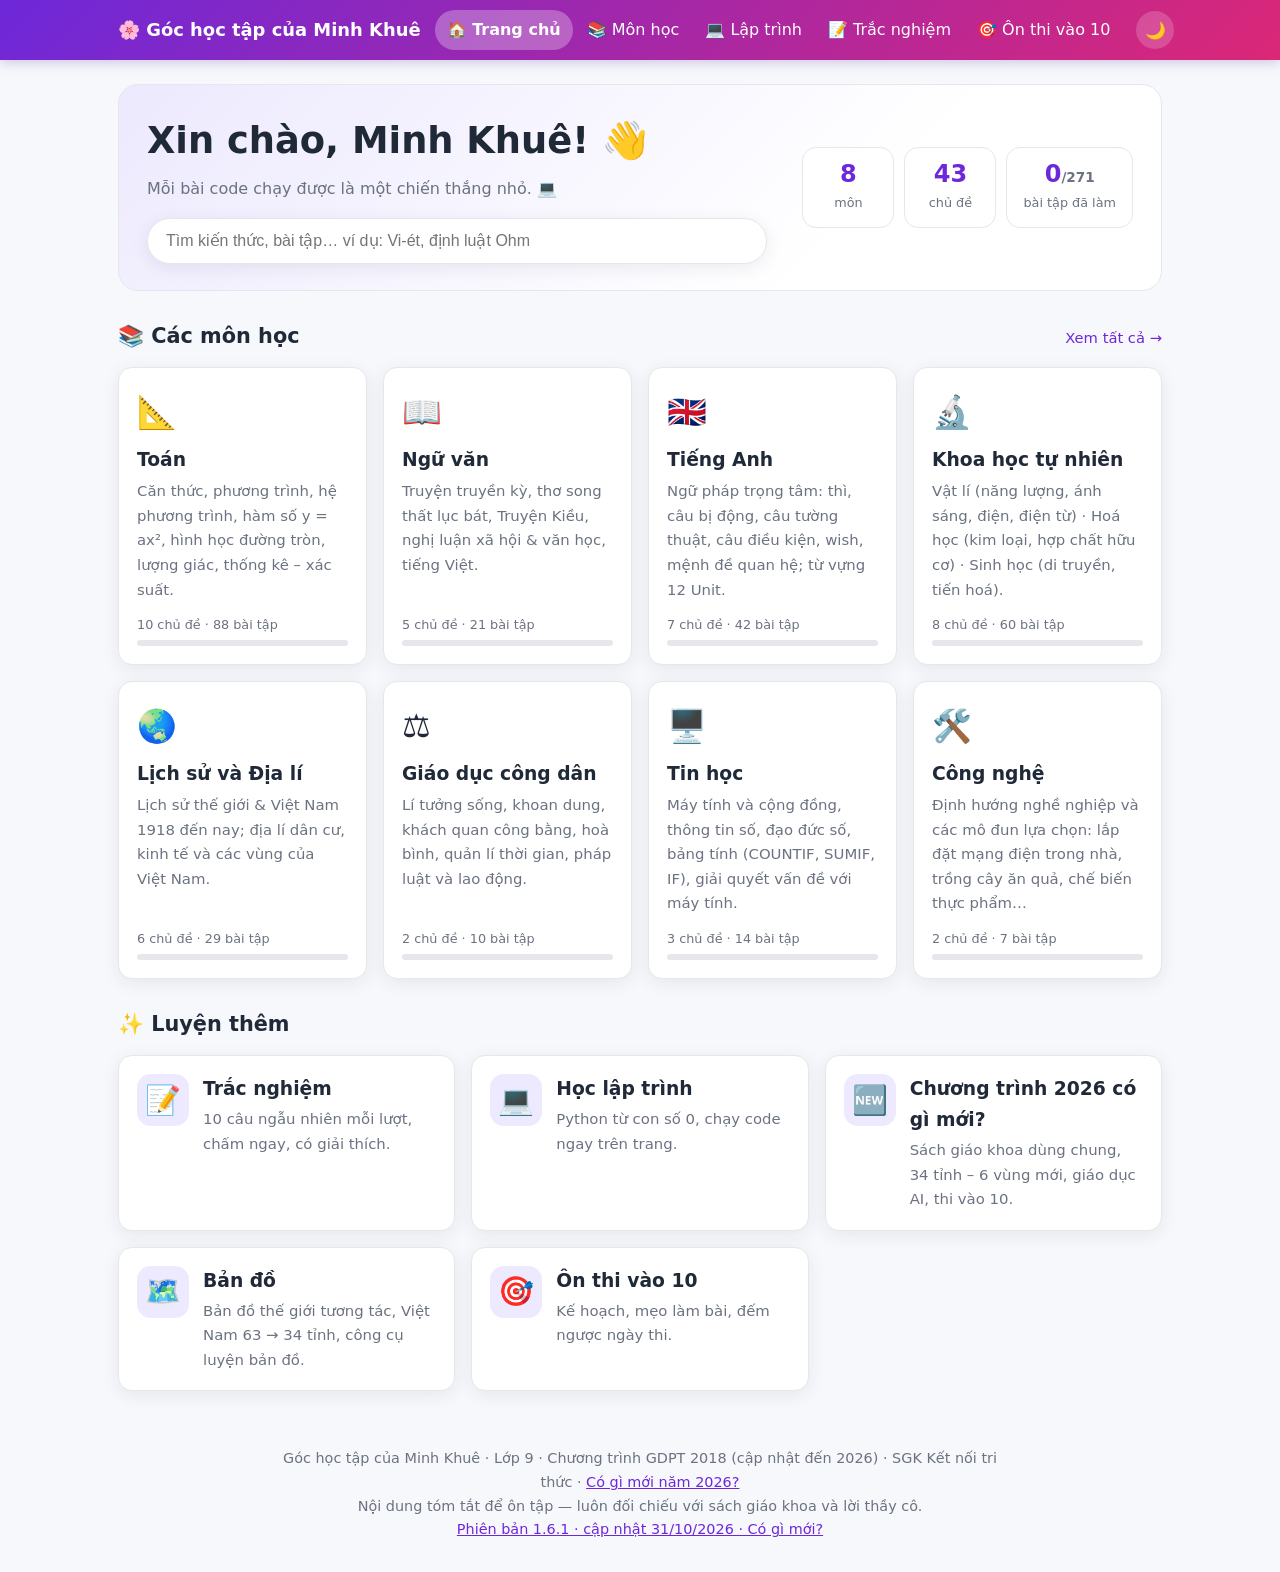
<file: index.html>
<!DOCTYPE html>
<html lang="vi">
<head>
<meta charset="utf-8">
<meta name="viewport" content="width=device-width, initial-scale=1">
<title>Góc học tập của Minh Khuê – Lớp 9</title>
<link rel="stylesheet" href="assets/style.css?v=1.6.1">
<script src="assets/phien-ban.js?v=1.6.1"></script>
<script src="assets/trang.js?v=1.6.1"></script>
<script src="assets/du-lieu.js?v=1.6.1"></script>
<script src="assets/bai-hoc/toan.js?v=1.6.1"></script>
<script src="assets/bai-hoc/khtn.js?v=1.6.1"></script>
<script src="assets/bai-hoc/van-anh.js?v=1.6.1"></script>
<script src="assets/bai-hoc/khac.js?v=1.6.1"></script>
</head>
<body>
<main class="khung">
  <section class="bia-chinh">
    <div class="bia-chu">
      <h1>Xin chào, Minh Khuê! 👋</h1>
      <p id="loiNhan"></p>
      <div class="o-tim-boc">
        <input id="oTim" class="o-tim" type="search" placeholder="Tìm kiến thức, bài tập… ví dụ: Vi-ét, định luật Ohm" aria-label="Tìm kiến thức">
      </div>
    </div>
    <div class="bia-so" id="soLieu"></div>
  </section>

  <div id="ketQuaTim" class="an" aria-live="polite"></div>

  <div id="trangChinh">
    <a id="tiepTuc" class="tiep-tuc an"></a>

    <div class="muc-dau"><h2>📚 Các môn học</h2><a href="mon.html">Xem tất cả →</a></div>
    <div class="luoi luoi-mon" id="dsMon"></div>

    <div class="muc-dau"><h2>✨ Luyện thêm</h2></div>
    <div class="luoi luoi-3">
      <a class="the the-noi" href="trac-nghiem.html"><div class="bieu">📝</div><div><h3>Trắc nghiệm</h3><p>10 câu ngẫu nhiên mỗi lượt, chấm ngay, có giải thích.</p></div></a>
      <a class="the the-noi" href="lap-trinh.html"><div class="bieu">💻</div><div><h3>Học lập trình</h3><p>Python từ con số 0, chạy code ngay trên trang.</p></div></a>
      <a class="the the-noi" href="cap-nhat-2026.html"><div class="bieu">🆕</div><div><h3>Chương trình 2026 có gì mới?</h3><p>Sách giáo khoa dùng chung, 34 tỉnh – 6 vùng mới, giáo dục AI, thi vào 10.</p></div></a>
      <a class="the the-noi" href="ban-do.html"><div class="bieu">🗺️</div><div><h3>Bản đồ</h3><p>Bản đồ thế giới tương tác, Việt Nam 63 → 34 tỉnh, công cụ luyện bản đồ.</p></div></a>
      <a class="the the-noi" href="on-thi.html"><div class="bieu">🎯</div><div><h3>Ôn thi vào 10</h3><p>Kế hoạch, mẹo làm bài, đếm ngược ngày thi.</p></div></a>
    </div>
  </div>
</main>

<script>
// Trang chu (1.5): phan dau gon (chao + o tim + so lieu), the "Tiep tuc hoc" mo dung chu de vua hoc,
// the mon co tien do bai tap (tienDo() dung chung voi trang mon), tim kiem khong dau tren ca bai tap.
document.addEventListener('DOMContentLoaded', function () {
  var LOI = [
    'Không cần học thật nhiều trong một ngày — chỉ cần ngày nào cũng học. 🌱',
    'Sai một bài không sao, quan trọng là hiểu vì sao sai. ✍️',
    'Ngủ đủ giấc cũng là một cách ôn bài hiệu quả. 😴',
    'Học 25 phút, nghỉ 5 phút — thử phương pháp Pomodoro xem! 🍅',
    'Giải thích lại cho người khác là cách nhớ lâu nhất. 🗣️',
    'Mỗi bài code chạy được là một chiến thắng nhỏ. 💻',
    'Uống nước, vươn vai, rồi học tiếp nào! 💧'
  ];
  document.getElementById('loiNhan').textContent = LOI[new Date().getDate() % LOI.length];

  // So lieu tong
  var tongXong = 0, tongBt = 0, tongCd = 0;
  MON.forEach(function (m) { var t = tienDo(m.id); tongXong += t.xong; tongBt += t.tong; tongCd += m.bai.length; });
  document.getElementById('soLieu').innerHTML =
    '<div><b>' + MON.length + '</b><span>môn</span></div><div><b>' + tongCd + '</b><span>chủ đề</span></div>' +
    '<div><b>' + tongXong + '<small>/' + tongBt + '</small></b><span>bài tập đã làm</span></div>';

  // Tiep tuc hoc
  try {
    var cuoi = JSON.parse(localStorage.getItem('hoc-do-cuoi') || 'null');
    var mc = cuoi && MON.filter(function (x) { return x.id === cuoi.mon; })[0];
    var bc = mc && mc.bai.filter(function (x) { return x.id === cuoi.bai; })[0];
    if (bc) {
      var tt = document.getElementById('tiepTuc'), t = tienDo(mc.id, bc.id);
      tt.href = 'mon.html?mon=' + mc.id + '#' + bc.id;
      tt.innerHTML = '<span class="tt-bieu">' + mc.bieu + '</span><span class="tt-chu"><small>Tiếp tục học · ' + mc.ten + '</small><b></b>' +
        (t.tong ? '<small>Đã làm ' + t.xong + '/' + t.tong + ' bài tập</small>' : '') + '</span><span class="tt-mui">→</span>';
      tt.querySelector('b').textContent = bc.ten;
      tt.classList.remove('an');
    }
  } catch (e) { /* du lieu luu hong: bo qua the */ }

  var ds = document.getElementById('dsMon');
  MON.forEach(function (m) {
    var t = tienDo(m.id), a = document.createElement('a');
    a.className = 'the the-mon'; a.href = 'mon.html?mon=' + m.id;
    a.innerHTML = '<div class="bieu">' + m.bieu + '</div><h3>' + m.ten + '</h3><p>' + m.moTa + '</p>' +
      '<div class="the-chan"><span>' + m.bai.length + ' chủ đề · ' + t.tong + ' bài tập</span><span>' + (t.xong ? '✅ ' + t.xong + '/' + t.tong : '') + '</span></div>' +
      '<div class="thanh nho"><div style="width:' + (t.tong ? t.xong / t.tong * 100 : 0) + '%"></div></div>';
    ds.appendChild(a);
  });

  // Chi muc tim kiem: chu thuan (bo the HTML) + bo dau, gom ca phan mo rong va de bai tap
  var chiMuc = [];
  MON.forEach(function (m) {
    m.bai.forEach(function (b) {
      var them = ((window.MO_RONG || {})[m.id] || {})[b.id] || {};
      var tam = document.createElement('div');
      tam.innerHTML = b.noi + (them.ly || '') + (them.bt || []).map(function (x) { return ' ' + x[1]; }).join('');
      var chu = tam.textContent;
      chiMuc.push({ mon: m, bai: b, chu: chu, khoa: boDau(m.ten + ' ' + b.ten + ' ' + chu) });
    });
  });

  var oTim = document.getElementById('oTim'), kq = document.getElementById('ketQuaTim'), chinh = document.getElementById('trangChinh');
  oTim.addEventListener('input', function () {
    var q = boDau(oTim.value.trim());
    if (q.length < 2) { kq.classList.add('an'); chinh.classList.remove('an'); return; }
    var tu = q.split(/\s+/);
    var tim = chiMuc.filter(function (x) { return tu.every(function (t) { return x.khoa.indexOf(t) >= 0; }); });
    // Uu tien bai khop nguyen cum tu, roi bai co ten khop
    function diem(x) { return (x.khoa.indexOf(q) >= 0 ? 2 : 0) + (boDau(x.bai.ten).indexOf(q) >= 0 ? 1 : 0); }
    tim.sort(function (a, b) { return diem(b) - diem(a); });
    chinh.classList.add('an'); kq.classList.remove('an');
    kq.innerHTML = '';
    var tieu = document.createElement('p'); tieu.className = 'kq-tieu';
    tieu.textContent = tim.length ? 'Tìm thấy ' + tim.length + ' chủ đề' : 'Chưa tìm thấy. Thử từ khoá khác nhé!';
    kq.appendChild(tieu);
    var luoi = document.createElement('div'); luoi.className = 'luoi';
    tim.slice(0, 30).forEach(function (x) {
      var a = document.createElement('a'); a.className = 'the';
      a.href = 'mon.html?mon=' + x.mon.id + '#' + x.bai.id;
      var vt = boDau(x.chu).indexOf(tu[0]);
      var trich = x.chu.substr(Math.max(0, vt - 40), 140).replace(/\s+/g, ' ');
      a.innerHTML = '<span class="nhan"></span><h3></h3><p></p>';
      a.querySelector('.nhan').textContent = x.mon.bieu + ' ' + x.mon.ten;
      a.querySelector('h3').textContent = x.bai.ten;
      a.querySelector('p').textContent = '…' + trich + '…';
      luoi.appendChild(a);
    });
    kq.appendChild(luoi);
  });
});
</script>
</body>
</html>
</file>
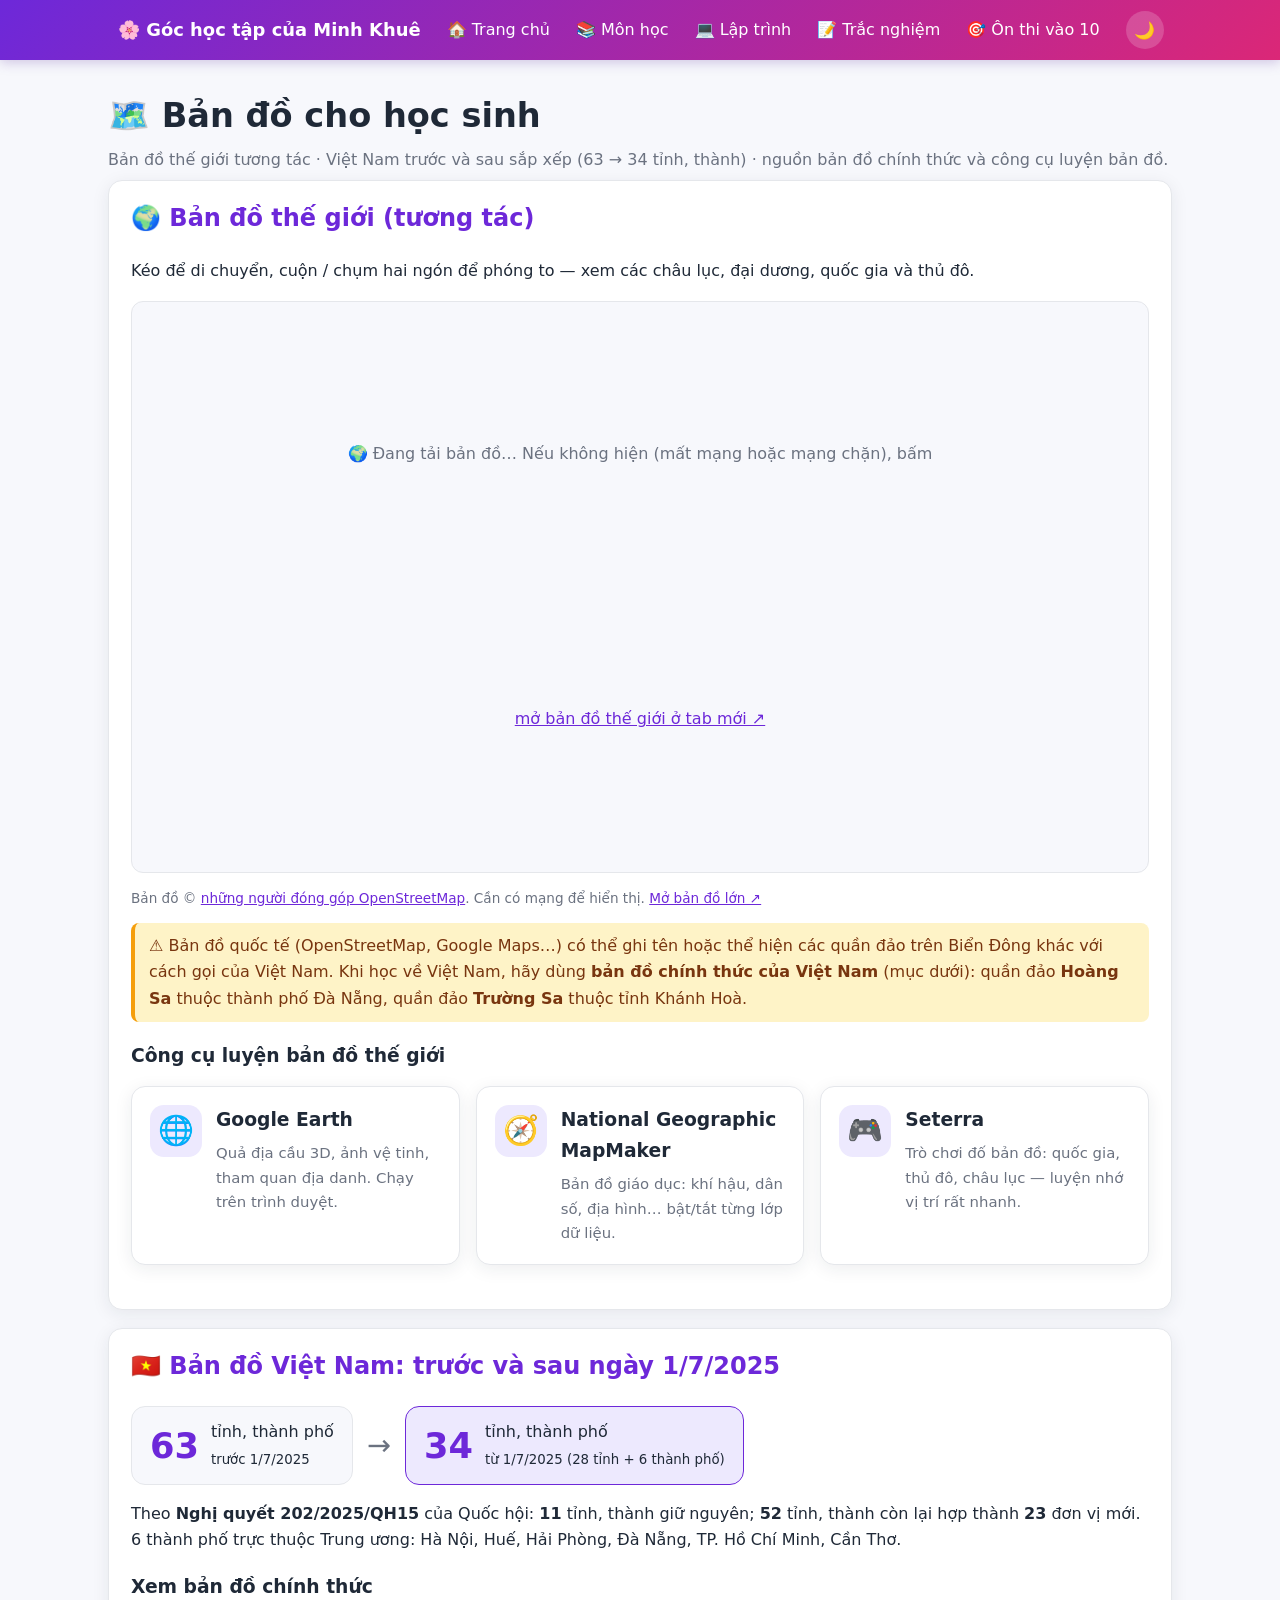
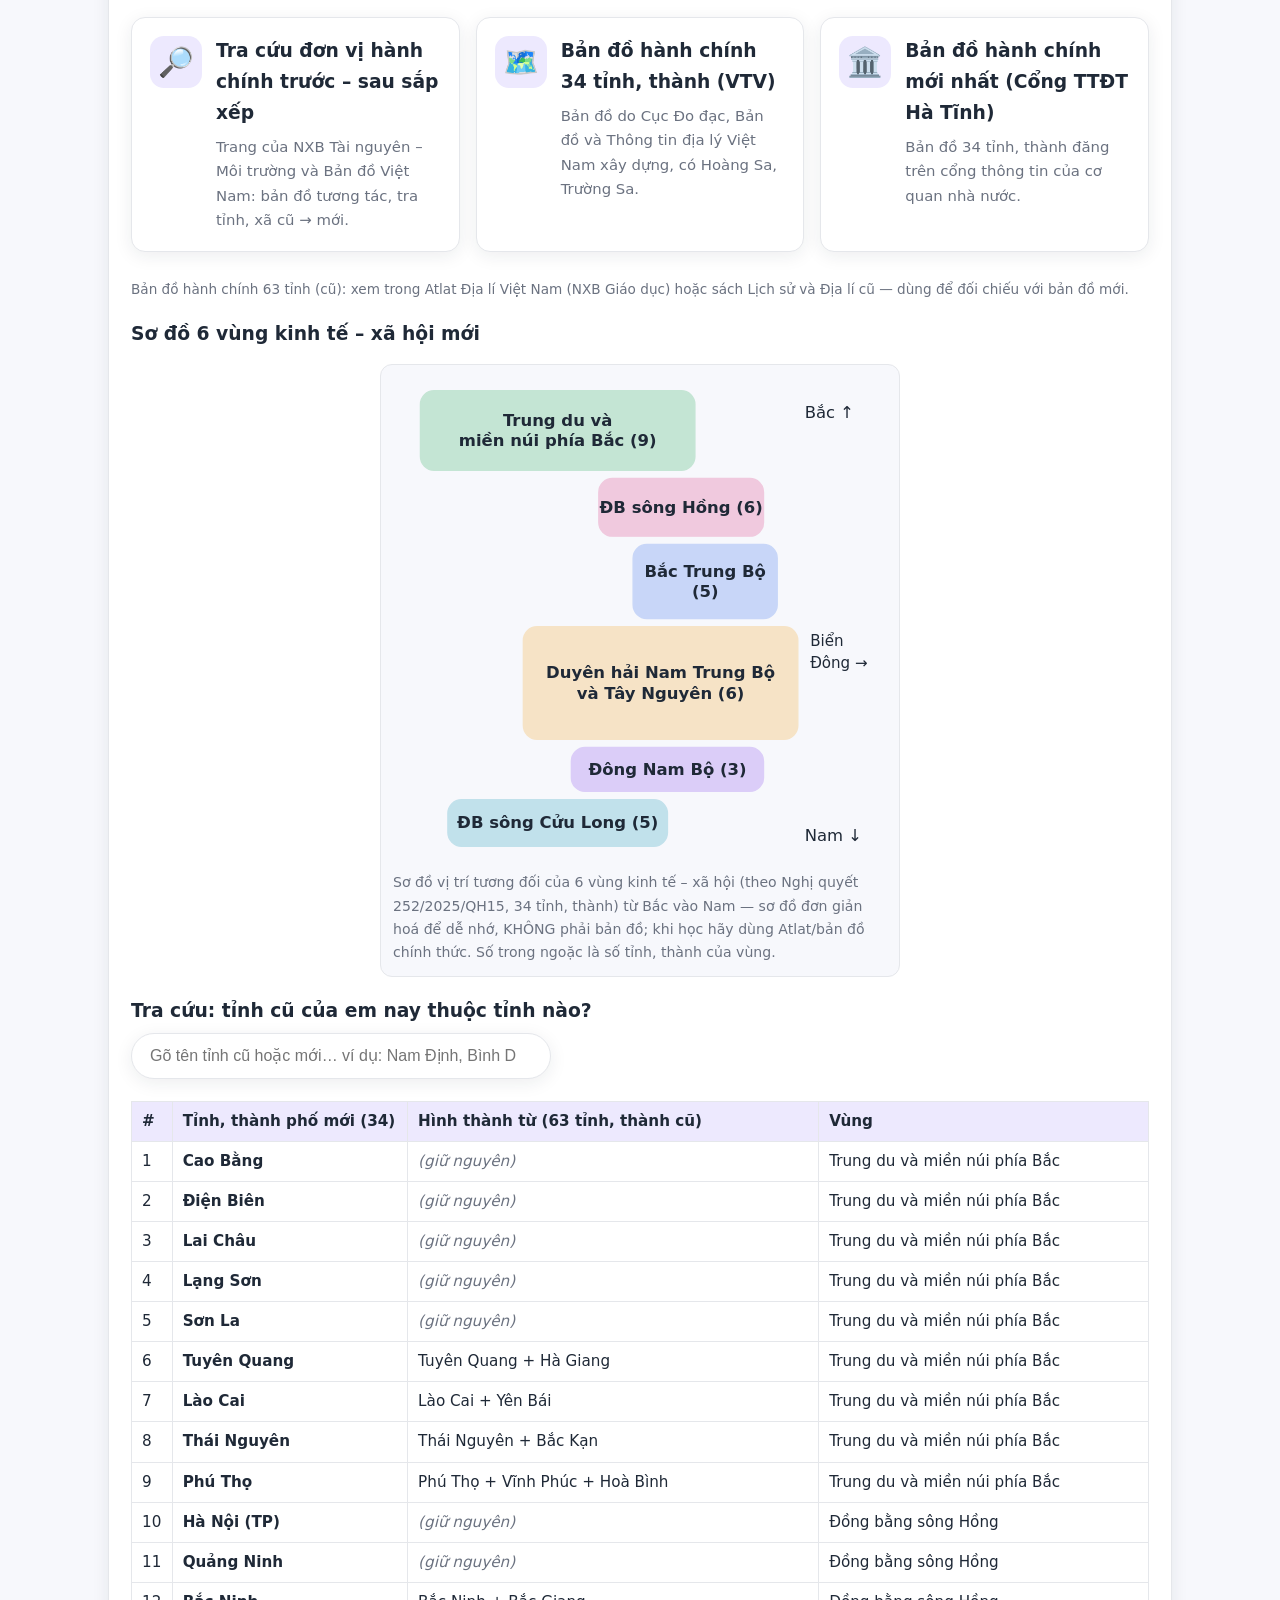
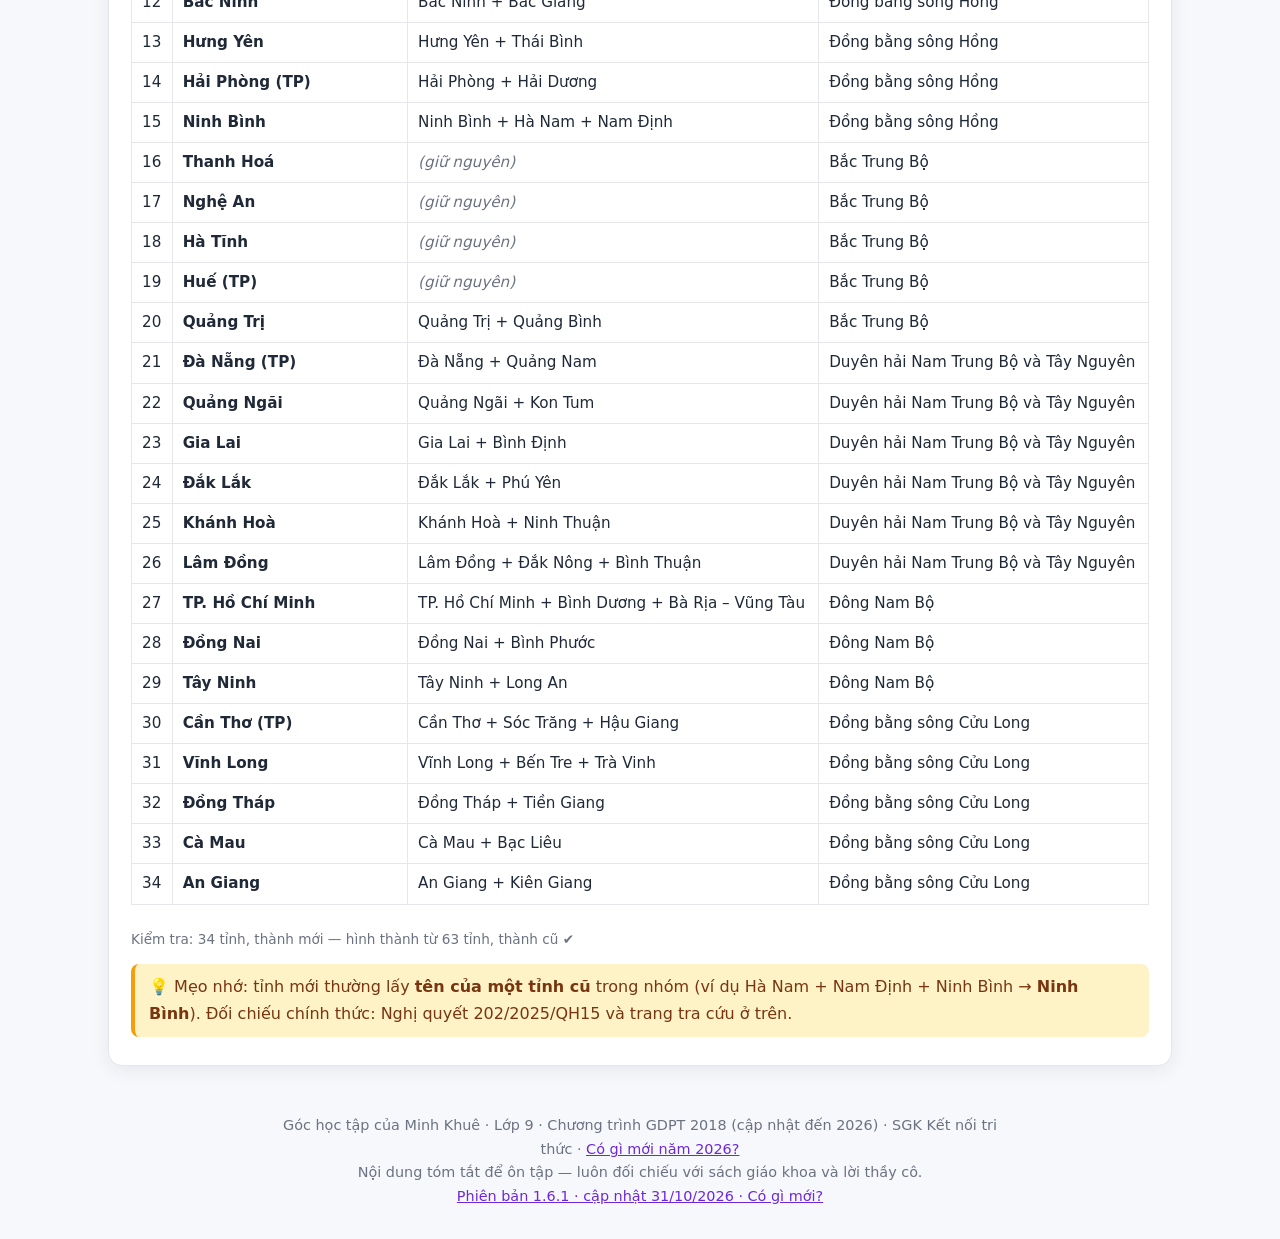
<file: ban-do.html>
<!DOCTYPE html>
<html lang="vi">
<head>
<meta charset="utf-8">
<meta name="viewport" content="width=device-width, initial-scale=1">
<title>Bản đồ – Thế giới và Việt Nam (63 → 34 tỉnh) – Góc học tập của Minh Khuê</title>
<link rel="stylesheet" href="assets/style.css?v=1.6.1">
<script src="assets/phien-ban.js?v=1.6.1"></script>
<script src="assets/trang.js?v=1.6.1"></script>
<script src="assets/hinh.js?v=1.6.1"></script>
</head>
<body>
<main class="khung" style="max-width:1100px">
<div class="dau-trang">
  <h1>🗺️ Bản đồ cho học sinh</h1>
  <p>Bản đồ thế giới tương tác · Việt Nam trước và sau sắp xếp (63 → 34 tỉnh, thành) · nguồn bản đồ chính thức và công cụ luyện bản đồ.</p>
</div>

<section class="bai" id="the-gioi">
  <h2>🌍 Bản đồ thế giới (tương tác)</h2>
  <p>Kéo để di chuyển, cuộn / chụm hai ngón để phóng to — xem các châu lục, đại dương, quốc gia và thủ đô.</p>
  <div class="khung-ban-do">
    <div class="ban-do-cho">🌍 Đang tải bản đồ… Nếu không hiện (mất mạng hoặc mạng chặn), bấm <a href="https://www.openstreetmap.org/#map=2/20/100" target="_blank" rel="noopener">mở bản đồ thế giới ở tab mới ↗</a></div>
    <iframe title="Bản đồ thế giới OpenStreetMap" loading="lazy" referrerpolicy="no-referrer"
      src="https://www.openstreetmap.org/export/embed.html?bbox=-170%2C-58%2C190%2C78&amp;layer=mapnik"></iframe>
  </div>
  <p class="ghi-nguon">Bản đồ © <a href="https://www.openstreetmap.org/copyright" target="_blank" rel="noopener">những người đóng góp OpenStreetMap</a>. Cần có mạng để hiển thị. <a href="https://www.openstreetmap.org/#map=2/20/100" target="_blank" rel="noopener">Mở bản đồ lớn ↗</a></p>
  <div class="meo">⚠️ Bản đồ quốc tế (OpenStreetMap, Google Maps…) có thể ghi tên hoặc thể hiện các quần đảo trên Biển Đông khác với cách gọi của Việt Nam. Khi học về Việt Nam, hãy dùng <b>bản đồ chính thức của Việt Nam</b> (mục dưới): quần đảo <b>Hoàng Sa</b> thuộc thành phố Đà Nẵng, quần đảo <b>Trường Sa</b> thuộc tỉnh Khánh Hoà.</div>
  <h3>Công cụ luyện bản đồ thế giới</h3>
  <div class="luoi luoi-3">
    <a class="the the-noi" href="https://earth.google.com/web/" target="_blank" rel="noopener"><div class="bieu">🌐</div><div><h3>Google Earth</h3><p>Quả địa cầu 3D, ảnh vệ tinh, tham quan địa danh. Chạy trên trình duyệt.</p></div></a>
    <a class="the the-noi" href="https://mapmaker.nationalgeographic.org/" target="_blank" rel="noopener"><div class="bieu">🧭</div><div><h3>National Geographic MapMaker</h3><p>Bản đồ giáo dục: khí hậu, dân số, địa hình… bật/tắt từng lớp dữ liệu.</p></div></a>
    <a class="the the-noi" href="https://www.seterra.com/" target="_blank" rel="noopener"><div class="bieu">🎮</div><div><h3>Seterra</h3><p>Trò chơi đố bản đồ: quốc gia, thủ đô, châu lục — luyện nhớ vị trí rất nhanh.</p></div></a>
  </div>
</section>

<section class="bai" id="viet-nam">
  <h2>🇻🇳 Bản đồ Việt Nam: trước và sau ngày 1/7/2025</h2>
  <div class="so-sanh">
    <div class="ss-o"><div class="ss-so">63</div><div>tỉnh, thành phố<br><small>trước 1/7/2025</small></div></div>
    <div class="ss-mui">→</div>
    <div class="ss-o moi"><div class="ss-so">34</div><div>tỉnh, thành phố<br><small>từ 1/7/2025 (28 tỉnh + 6 thành phố)</small></div></div>
  </div>
  <p>Theo <b>Nghị quyết 202/2025/QH15</b> của Quốc hội: <b>11</b> tỉnh, thành giữ nguyên; <b>52</b> tỉnh, thành còn lại hợp thành <b>23</b> đơn vị mới. 6 thành phố trực thuộc Trung ương: Hà Nội, Huế, Hải Phòng, Đà Nẵng, TP. Hồ Chí Minh, Cần Thơ.</p>

  <h3>Xem bản đồ chính thức</h3>
  <div class="luoi luoi-3">
    <a class="the the-noi" href="https://sapnhap.bando.com.vn/" target="_blank" rel="noopener"><div class="bieu">🔎</div><div><h3>Tra cứu đơn vị hành chính trước – sau sắp xếp</h3><p>Trang của NXB Tài nguyên – Môi trường và Bản đồ Việt Nam: bản đồ tương tác, tra tỉnh, xã cũ → mới.</p></div></a>
    <a class="the the-noi" href="https://vtv.vn/xa-hoi/ban-do-hanh-chinh-chi-tiet-34-tinh-thanh-moi-cua-viet-nam-20250617161722849.htm" target="_blank" rel="noopener"><div class="bieu">🗺️</div><div><h3>Bản đồ hành chính 34 tỉnh, thành (VTV)</h3><p>Bản đồ do Cục Đo đạc, Bản đồ và Thông tin địa lý Việt Nam xây dựng, có Hoàng Sa, Trường Sa.</p></div></a>
    <a class="the the-noi" href="https://hatinh.gov.vn/vi/bai-viet/ban-do-hanh-chinh-moi-nhat-ve-34-tinh-thanh-cua-viet-nam" target="_blank" rel="noopener"><div class="bieu">🏛️</div><div><h3>Bản đồ hành chính mới nhất (Cổng TTĐT Hà Tĩnh)</h3><p>Bản đồ 34 tỉnh, thành đăng trên cổng thông tin của cơ quan nhà nước.</p></div></a>
  </div>
  <p class="ghi-nguon">Bản đồ hành chính 63 tỉnh (cũ): xem trong Atlat Địa lí Việt Nam (NXB Giáo dục) hoặc sách Lịch sử và Địa lí cũ — dùng để đối chiếu với bản đồ mới.</p>

  <h3>Sơ đồ 6 vùng kinh tế – xã hội mới</h3>
  <figure class="hinh" data-hinh="cac-vung"></figure>

  <h3>Tra cứu: tỉnh cũ của em nay thuộc tỉnh nào?</h3>
  <input id="timTinh" class="o-tim" style="margin:6px 0 12px;max-width:420px" type="search" placeholder="Gõ tên tỉnh cũ hoặc mới… ví dụ: Nam Định, Bình Dương" aria-label="Tìm tỉnh">
  <div class="cuon"><table id="bangTinh">
    <thead><tr><th>#</th><th>Tỉnh, thành phố mới (34)</th><th>Hình thành từ (63 tỉnh, thành cũ)</th><th>Vùng</th></tr></thead>
    <tbody></tbody>
  </table></div>
  <p class="ghi-nguon" id="demTinh"></p>
  <div class="meo">💡 Mẹo nhớ: tỉnh mới thường lấy <b>tên của một tỉnh cũ</b> trong nhóm (ví dụ Hà Nam + Nam Định + Ninh Bình → <b>Ninh Bình</b>). Đối chiếu chính thức: Nghị quyết 202/2025/QH15 và trang tra cứu ở trên.</div>
</section>
</main>
<script>
// Bang 63 -> 34 (Nghi quyet 202/2025/QH15). Ten moi dat DAU nhom cu khi trung ten. Vung theo Nghi quyet 252/2025/QH15.
// Tu kiem: tong so tinh cu phai = 63, so tinh moi = 34 (in ra duoi bang) — go sai mot nhom la lech so ngay.
(function () {
  var V = { tdmn: 'Trung du và miền núi phía Bắc', dbsh: 'Đồng bằng sông Hồng', btb: 'Bắc Trung Bộ', dhtn: 'Duyên hải Nam Trung Bộ và Tây Nguyên', dnb: 'Đông Nam Bộ', dbscl: 'Đồng bằng sông Cửu Long' };
  var DS = [
    ['Cao Bằng', [], 'tdmn'], ['Điện Biên', [], 'tdmn'], ['Lai Châu', [], 'tdmn'], ['Lạng Sơn', [], 'tdmn'], ['Sơn La', [], 'tdmn'],
    ['Tuyên Quang', ['Tuyên Quang', 'Hà Giang'], 'tdmn'], ['Lào Cai', ['Lào Cai', 'Yên Bái'], 'tdmn'],
    ['Thái Nguyên', ['Thái Nguyên', 'Bắc Kạn'], 'tdmn'], ['Phú Thọ', ['Phú Thọ', 'Vĩnh Phúc', 'Hoà Bình'], 'tdmn'],
    ['Hà Nội (TP)', [], 'dbsh'], ['Quảng Ninh', [], 'dbsh'], ['Bắc Ninh', ['Bắc Ninh', 'Bắc Giang'], 'dbsh'],
    ['Hưng Yên', ['Hưng Yên', 'Thái Bình'], 'dbsh'], ['Hải Phòng (TP)', ['Hải Phòng', 'Hải Dương'], 'dbsh'],
    ['Ninh Bình', ['Ninh Bình', 'Hà Nam', 'Nam Định'], 'dbsh'],
    ['Thanh Hoá', [], 'btb'], ['Nghệ An', [], 'btb'], ['Hà Tĩnh', [], 'btb'], ['Huế (TP)', [], 'btb'], ['Quảng Trị', ['Quảng Trị', 'Quảng Bình'], 'btb'],
    ['Đà Nẵng (TP)', ['Đà Nẵng', 'Quảng Nam'], 'dhtn'], ['Quảng Ngãi', ['Quảng Ngãi', 'Kon Tum'], 'dhtn'], ['Gia Lai', ['Gia Lai', 'Bình Định'], 'dhtn'],
    ['Đắk Lắk', ['Đắk Lắk', 'Phú Yên'], 'dhtn'], ['Khánh Hoà', ['Khánh Hoà', 'Ninh Thuận'], 'dhtn'], ['Lâm Đồng', ['Lâm Đồng', 'Đắk Nông', 'Bình Thuận'], 'dhtn'],
    ['TP. Hồ Chí Minh', ['TP. Hồ Chí Minh', 'Bình Dương', 'Bà Rịa – Vũng Tàu'], 'dnb'], ['Đồng Nai', ['Đồng Nai', 'Bình Phước'], 'dnb'], ['Tây Ninh', ['Tây Ninh', 'Long An'], 'dnb'],
    ['Cần Thơ (TP)', ['Cần Thơ', 'Sóc Trăng', 'Hậu Giang'], 'dbscl'], ['Vĩnh Long', ['Vĩnh Long', 'Bến Tre', 'Trà Vinh'], 'dbscl'],
    ['Đồng Tháp', ['Đồng Tháp', 'Tiền Giang'], 'dbscl'], ['Cà Mau', ['Cà Mau', 'Bạc Liêu'], 'dbscl'], ['An Giang', ['An Giang', 'Kiên Giang'], 'dbscl']
  ];
  var tbody = document.querySelector('#bangTinh tbody'), soCu = 0;
  DS.forEach(function (d, i) {
    var cu = d[1].length ? d[1] : [d[0].replace(' (TP)', '')];
    soCu += cu.length;
    var tr = document.createElement('tr');
    tr.innerHTML = '<td>' + (i + 1) + '</td><td><b></b></td><td></td><td></td>';
    tr.children[1].firstChild.textContent = d[0];
    tr.children[2].textContent = d[1].length ? d[1].join(' + ') : '(giữ nguyên)';
    tr.children[3].textContent = V[d[2]];
    if (!d[1].length) tr.className = 'giu-nguyen';
    tr.dataset.khoa = boDau(d[0] + ' ' + cu.join(' '));
    tbody.appendChild(tr);
  });
  var dem = document.getElementById('demTinh');
  dem.textContent = 'Kiểm tra: ' + DS.length + ' tỉnh, thành mới — hình thành từ ' + soCu + ' tỉnh, thành cũ' + (DS.length === 34 && soCu === 63 ? ' ✔' : ' ✖ (sai số lượng!)');
  document.getElementById('timTinh').addEventListener('input', function (e) {
    var q = boDau(e.target.value.trim());
    tbody.querySelectorAll('tr').forEach(function (tr) { tr.classList.toggle('an', q.length > 1 && tr.dataset.khoa.indexOf(q) < 0); });
  });
  veHinh();
})();
</script>
</body>
</html>
</file>
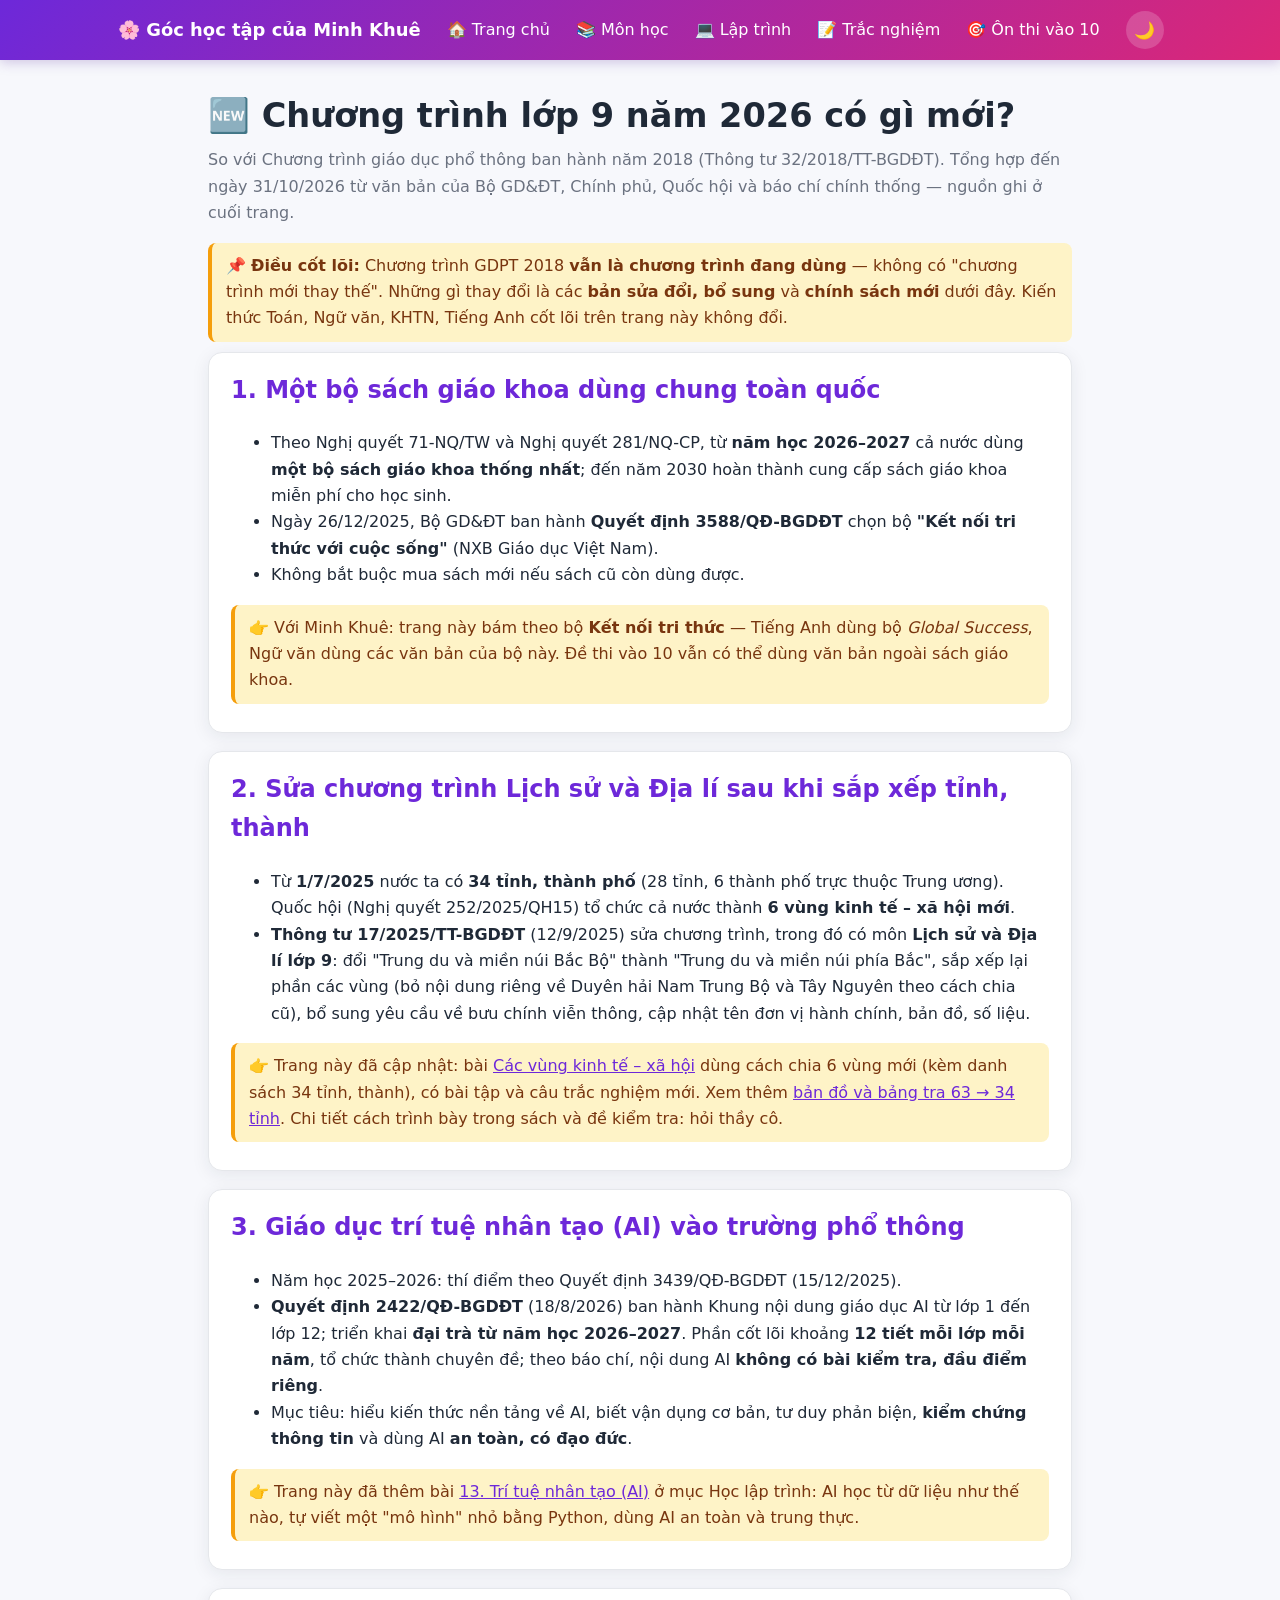
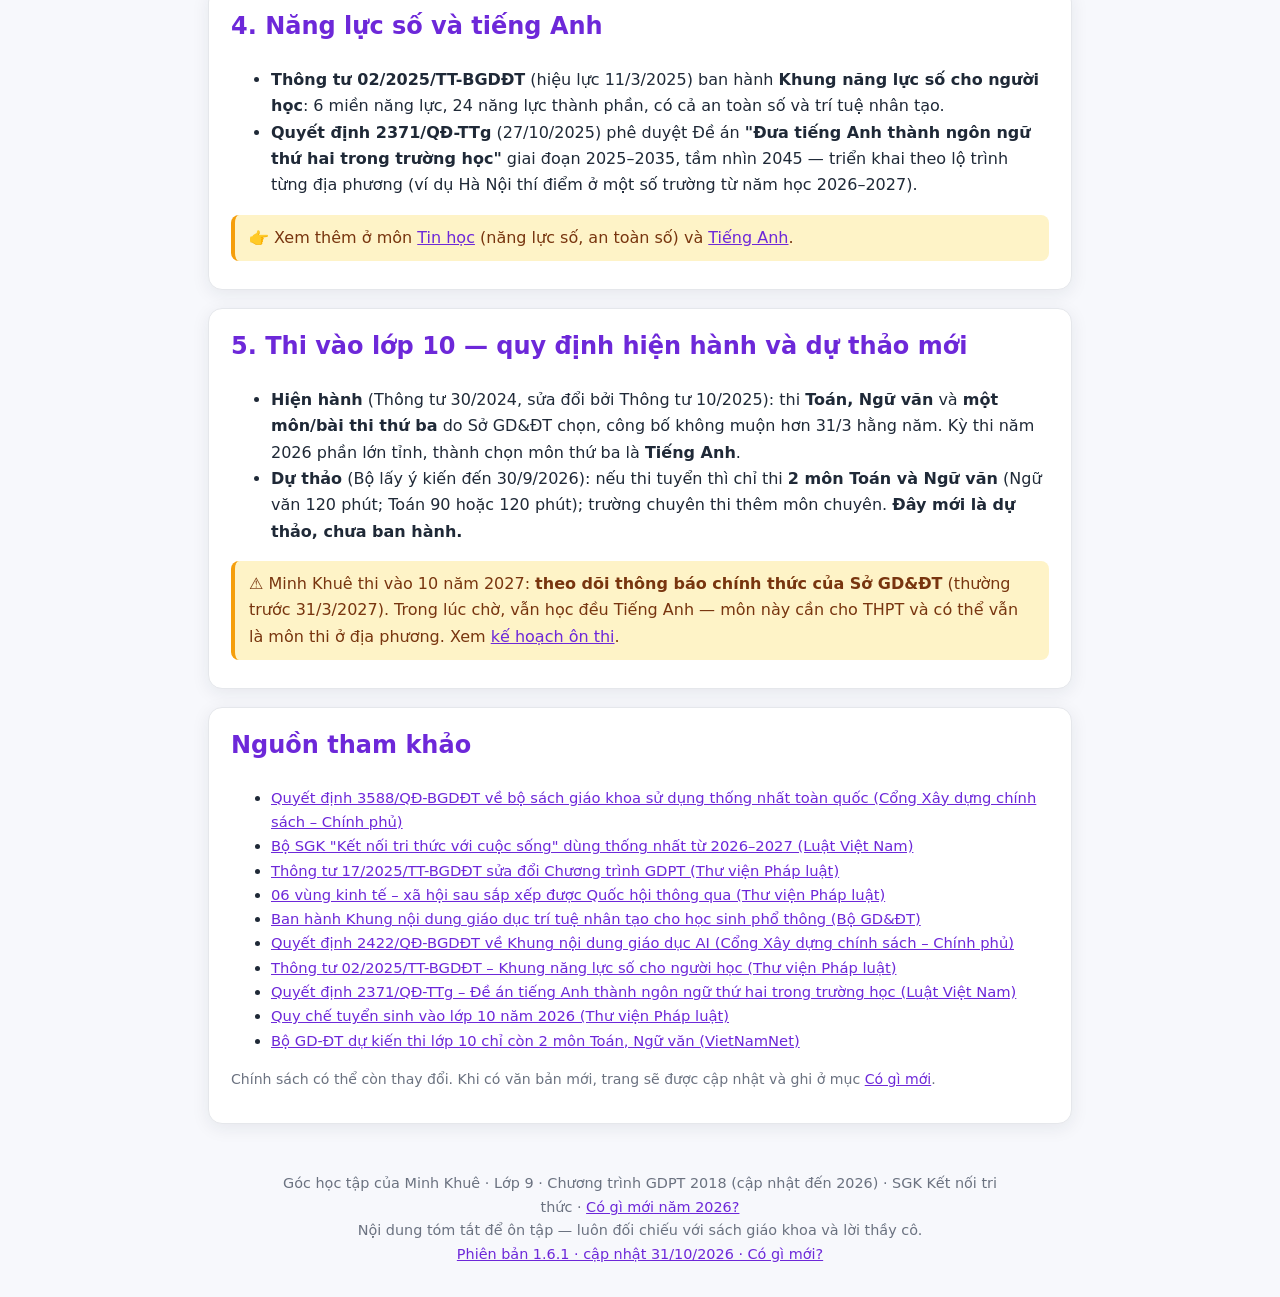
<file: cap-nhat-2026.html>
<!DOCTYPE html>
<html lang="vi">
<head>
<meta charset="utf-8">
<meta name="viewport" content="width=device-width, initial-scale=1">
<title>Cập nhật 2026 – Chương trình lớp 9 có gì mới – Góc học tập của Minh Khuê</title>
<link rel="stylesheet" href="assets/style.css?v=1.6.1">
<script src="assets/phien-ban.js?v=1.6.1"></script>
<script src="assets/trang.js?v=1.6.1"></script>
</head>
<body>
<main class="khung" style="max-width:900px">
<div class="dau-trang">
  <h1>🆕 Chương trình lớp 9 năm 2026 có gì mới?</h1>
  <p>So với Chương trình giáo dục phổ thông ban hành năm 2018 (Thông tư 32/2018/TT-BGDĐT). Tổng hợp đến ngày 31/10/2026 từ văn bản của Bộ GD&amp;ĐT, Chính phủ, Quốc hội và báo chí chính thống — nguồn ghi ở cuối trang.</p>
</div>

<div class="meo">📌 <b>Điều cốt lõi:</b> Chương trình GDPT 2018 <b>vẫn là chương trình đang dùng</b> — không có "chương trình mới thay thế". Những gì thay đổi là các <b>bản sửa đổi, bổ sung</b> và <b>chính sách mới</b> dưới đây. Kiến thức Toán, Ngữ văn, KHTN, Tiếng Anh cốt lõi trên trang này không đổi.</div>

<section class="bai">
  <h2>1. Một bộ sách giáo khoa dùng chung toàn quốc</h2>
  <ul>
    <li>Theo Nghị quyết 71-NQ/TW và Nghị quyết 281/NQ-CP, từ <b>năm học 2026–2027</b> cả nước dùng <b>một bộ sách giáo khoa thống nhất</b>; đến năm 2030 hoàn thành cung cấp sách giáo khoa miễn phí cho học sinh.</li>
    <li>Ngày 26/12/2025, Bộ GD&amp;ĐT ban hành <b>Quyết định 3588/QĐ-BGDĐT</b> chọn bộ <b>"Kết nối tri thức với cuộc sống"</b> (NXB Giáo dục Việt Nam).</li>
    <li>Không bắt buộc mua sách mới nếu sách cũ còn dùng được.</li>
  </ul>
  <div class="meo">👉 Với Minh Khuê: trang này bám theo bộ <b>Kết nối tri thức</b> — Tiếng Anh dùng bộ <i>Global Success</i>, Ngữ văn dùng các văn bản của bộ này. Đề thi vào 10 vẫn có thể dùng văn bản ngoài sách giáo khoa.</div>
</section>

<section class="bai">
  <h2>2. Sửa chương trình Lịch sử và Địa lí sau khi sắp xếp tỉnh, thành</h2>
  <ul>
    <li>Từ <b>1/7/2025</b> nước ta có <b>34 tỉnh, thành phố</b> (28 tỉnh, 6 thành phố trực thuộc Trung ương). Quốc hội (Nghị quyết 252/2025/QH15) tổ chức cả nước thành <b>6 vùng kinh tế – xã hội mới</b>.</li>
    <li><b>Thông tư 17/2025/TT-BGDĐT</b> (12/9/2025) sửa chương trình, trong đó có môn <b>Lịch sử và Địa lí lớp 9</b>: đổi "Trung du và miền núi Bắc Bộ" thành "Trung du và miền núi phía Bắc", sắp xếp lại phần các vùng (bỏ nội dung riêng về Duyên hải Nam Trung Bộ và Tây Nguyên theo cách chia cũ), bổ sung yêu cầu về bưu chính viễn thông, cập nhật tên đơn vị hành chính, bản đồ, số liệu.</li>
  </ul>
  <div class="meo">👉 Trang này đã cập nhật: bài <a href="mon.html?mon=su-dia#dia-vung">Các vùng kinh tế – xã hội</a> dùng cách chia 6 vùng mới (kèm danh sách 34 tỉnh, thành), có bài tập và câu trắc nghiệm mới. Xem thêm <a href="ban-do.html#viet-nam">bản đồ và bảng tra 63 → 34 tỉnh</a>. Chi tiết cách trình bày trong sách và đề kiểm tra: hỏi thầy cô.</div>
</section>

<section class="bai">
  <h2>3. Giáo dục trí tuệ nhân tạo (AI) vào trường phổ thông</h2>
  <ul>
    <li>Năm học 2025–2026: thí điểm theo Quyết định 3439/QĐ-BGDĐT (15/12/2025).</li>
    <li><b>Quyết định 2422/QĐ-BGDĐT</b> (18/8/2026) ban hành Khung nội dung giáo dục AI từ lớp 1 đến lớp 12; triển khai <b>đại trà từ năm học 2026–2027</b>. Phần cốt lõi khoảng <b>12 tiết mỗi lớp mỗi năm</b>, tổ chức thành chuyên đề; theo báo chí, nội dung AI <b>không có bài kiểm tra, đầu điểm riêng</b>.</li>
    <li>Mục tiêu: hiểu kiến thức nền tảng về AI, biết vận dụng cơ bản, tư duy phản biện, <b>kiểm chứng thông tin</b> và dùng AI <b>an toàn, có đạo đức</b>.</li>
  </ul>
  <div class="meo">👉 Trang này đã thêm bài <a href="lap-trinh.html#ai">13. Trí tuệ nhân tạo (AI)</a> ở mục Học lập trình: AI học từ dữ liệu như thế nào, tự viết một "mô hình" nhỏ bằng Python, dùng AI an toàn và trung thực.</div>
</section>

<section class="bai">
  <h2>4. Năng lực số và tiếng Anh</h2>
  <ul>
    <li><b>Thông tư 02/2025/TT-BGDĐT</b> (hiệu lực 11/3/2025) ban hành <b>Khung năng lực số cho người học</b>: 6 miền năng lực, 24 năng lực thành phần, có cả an toàn số và trí tuệ nhân tạo.</li>
    <li><b>Quyết định 2371/QĐ-TTg</b> (27/10/2025) phê duyệt Đề án <b>"Đưa tiếng Anh thành ngôn ngữ thứ hai trong trường học"</b> giai đoạn 2025–2035, tầm nhìn 2045 — triển khai theo lộ trình từng địa phương (ví dụ Hà Nội thí điểm ở một số trường từ năm học 2026–2027).</li>
  </ul>
  <div class="meo">👉 Xem thêm ở môn <a href="mon.html?mon=tin#thong-tin">Tin học</a> (năng lực số, an toàn số) và <a href="mon.html?mon=anh#unit">Tiếng Anh</a>.</div>
</section>

<section class="bai">
  <h2>5. Thi vào lớp 10 — quy định hiện hành và dự thảo mới</h2>
  <ul>
    <li><b>Hiện hành</b> (Thông tư 30/2024, sửa đổi bởi Thông tư 10/2025): thi <b>Toán, Ngữ văn</b> và <b>một môn/bài thi thứ ba</b> do Sở GD&amp;ĐT chọn, công bố không muộn hơn 31/3 hằng năm. Kỳ thi năm 2026 phần lớn tỉnh, thành chọn môn thứ ba là <b>Tiếng Anh</b>.</li>
    <li><b>Dự thảo</b> (Bộ lấy ý kiến đến 30/9/2026): nếu thi tuyển thì chỉ thi <b>2 môn Toán và Ngữ văn</b> (Ngữ văn 120 phút; Toán 90 hoặc 120 phút); trường chuyên thi thêm môn chuyên. <b>Đây mới là dự thảo, chưa ban hành.</b></li>
  </ul>
  <div class="meo">⚠️ Minh Khuê thi vào 10 năm 2027: <b>theo dõi thông báo chính thức của Sở GD&amp;ĐT</b> (thường trước 31/3/2027). Trong lúc chờ, vẫn học đều Tiếng Anh — môn này cần cho THPT và có thể vẫn là môn thi ở địa phương. Xem <a href="on-thi.html">kế hoạch ôn thi</a>.</div>
</section>

<section class="bai">
  <h2>Nguồn tham khảo</h2>
  <ul style="font-size:.92rem">
    <li><a href="https://xaydungchinhsach.chinhphu.vn/quyet-dinh-so-3588-qd-bgddt-ve-bo-sach-giao-khoa-giao-duc-pho-thong-su-dung-thong-nhat-toan-quoc-119251227145448874.htm" target="_blank" rel="noopener">Quyết định 3588/QĐ-BGDĐT về bộ sách giáo khoa sử dụng thống nhất toàn quốc (Cổng Xây dựng chính sách – Chính phủ)</a></li>
    <li><a href="https://luatvietnam.vn/tin-van-ban-moi/bo-sgk-ket-noi-tri-thuc-voi-cuoc-song-duoc-su-dung-thong-nhat-toan-quoc-tu-nam-hoc-2026-2027-186-106184-article.html" target="_blank" rel="noopener">Bộ SGK "Kết nối tri thức với cuộc sống" dùng thống nhất từ 2026–2027 (Luật Việt Nam)</a></li>
    <li><a href="https://thuvienphapluat.vn/van-ban/Giao-duc/Thong-tu-17-2025-TT-BGDDT-sua-doi-Thong-tu-32-2018-TT-BGDDT-Chuong-trinh-giao-duc-pho-thong-672806.aspx" target="_blank" rel="noopener">Thông tư 17/2025/TT-BGDĐT sửa đổi Chương trình GDPT (Thư viện Pháp luật)</a></li>
    <li><a href="https://thuvienphapluat.vn/chinh-sach-phap-luat-moi/vn/ho-tro-phap-luat/chinh-sach-moi/102879/chinh-thuc-06-vung-kinh-te-xa-hoi-sau-sap-nhap-duoc-quoc-hoi-thong-qua" target="_blank" rel="noopener">06 vùng kinh tế – xã hội sau sắp xếp được Quốc hội thông qua (Thư viện Pháp luật)</a></li>
    <li><a href="https://moet.gov.vn/tin-tuc/ban-hanh-khung-noi-dung-giao-duc-tri-tue-nhan-tao-cho-hoc-sinh-pho-thong2.html" target="_blank" rel="noopener">Ban hành Khung nội dung giáo dục trí tuệ nhân tạo cho học sinh phổ thông (Bộ GD&amp;ĐT)</a></li>
    <li><a href="https://xaydungchinhsach.chinhphu.vn/quyet-dinh-so-2422-qd-bgddt-ve-khung-noi-dung-giao-duc-tri-tue-nhan-tao-ai-cho-hoc-sinh-pho-thong-119260820163256297.htm" target="_blank" rel="noopener">Quyết định 2422/QĐ-BGDĐT về Khung nội dung giáo dục AI (Cổng Xây dựng chính sách – Chính phủ)</a></li>
    <li><a href="https://thuvienphapluat.vn/van-ban/Giao-duc/Circular-02-2025-TT-BGDDT-Digital-Competence-Framework-646278.aspx" target="_blank" rel="noopener">Thông tư 02/2025/TT-BGDĐT – Khung năng lực số cho người học (Thư viện Pháp luật)</a></li>
    <li><a href="https://luatvietnam.vn/giao-duc/quyet-dinh-2371-qd-ttg-2025-phe-duyet-de-an-tieng-anh-thanh-ngon-ngu-thu-hai-trong-truong-hoc-416990-d1.html" target="_blank" rel="noopener">Quyết định 2371/QĐ-TTg – Đề án tiếng Anh thành ngôn ngữ thứ hai trong trường học (Luật Việt Nam)</a></li>
    <li><a href="https://thuvienphapluat.vn/chinh-sach-phap-luat-moi/vn/ho-tro-phap-luat/tu-van-phap-luat/106106/quy-che-tuyen-sinh-vao-lop-10-nam-2026" target="_blank" rel="noopener">Quy chế tuyển sinh vào lớp 10 năm 2026 (Thư viện Pháp luật)</a></li>
    <li><a href="https://vietnamnet.vn/bo-gd-dt-du-kien-thi-lop-10-chi-con-2-mon-toan-ngu-van-2558988.html" target="_blank" rel="noopener">Bộ GD-ĐT dự kiến thi lớp 10 chỉ còn 2 môn Toán, Ngữ văn (VietNamNet)</a></li>
  </ul>
  <p style="color:var(--phu);font-size:.88rem">Chính sách có thể còn thay đổi. Khi có văn bản mới, trang sẽ được cập nhật và ghi ở mục <a href="phien-ban.html">Có gì mới</a>.</p>
</section>
</main>
</body>
</html>
</file>
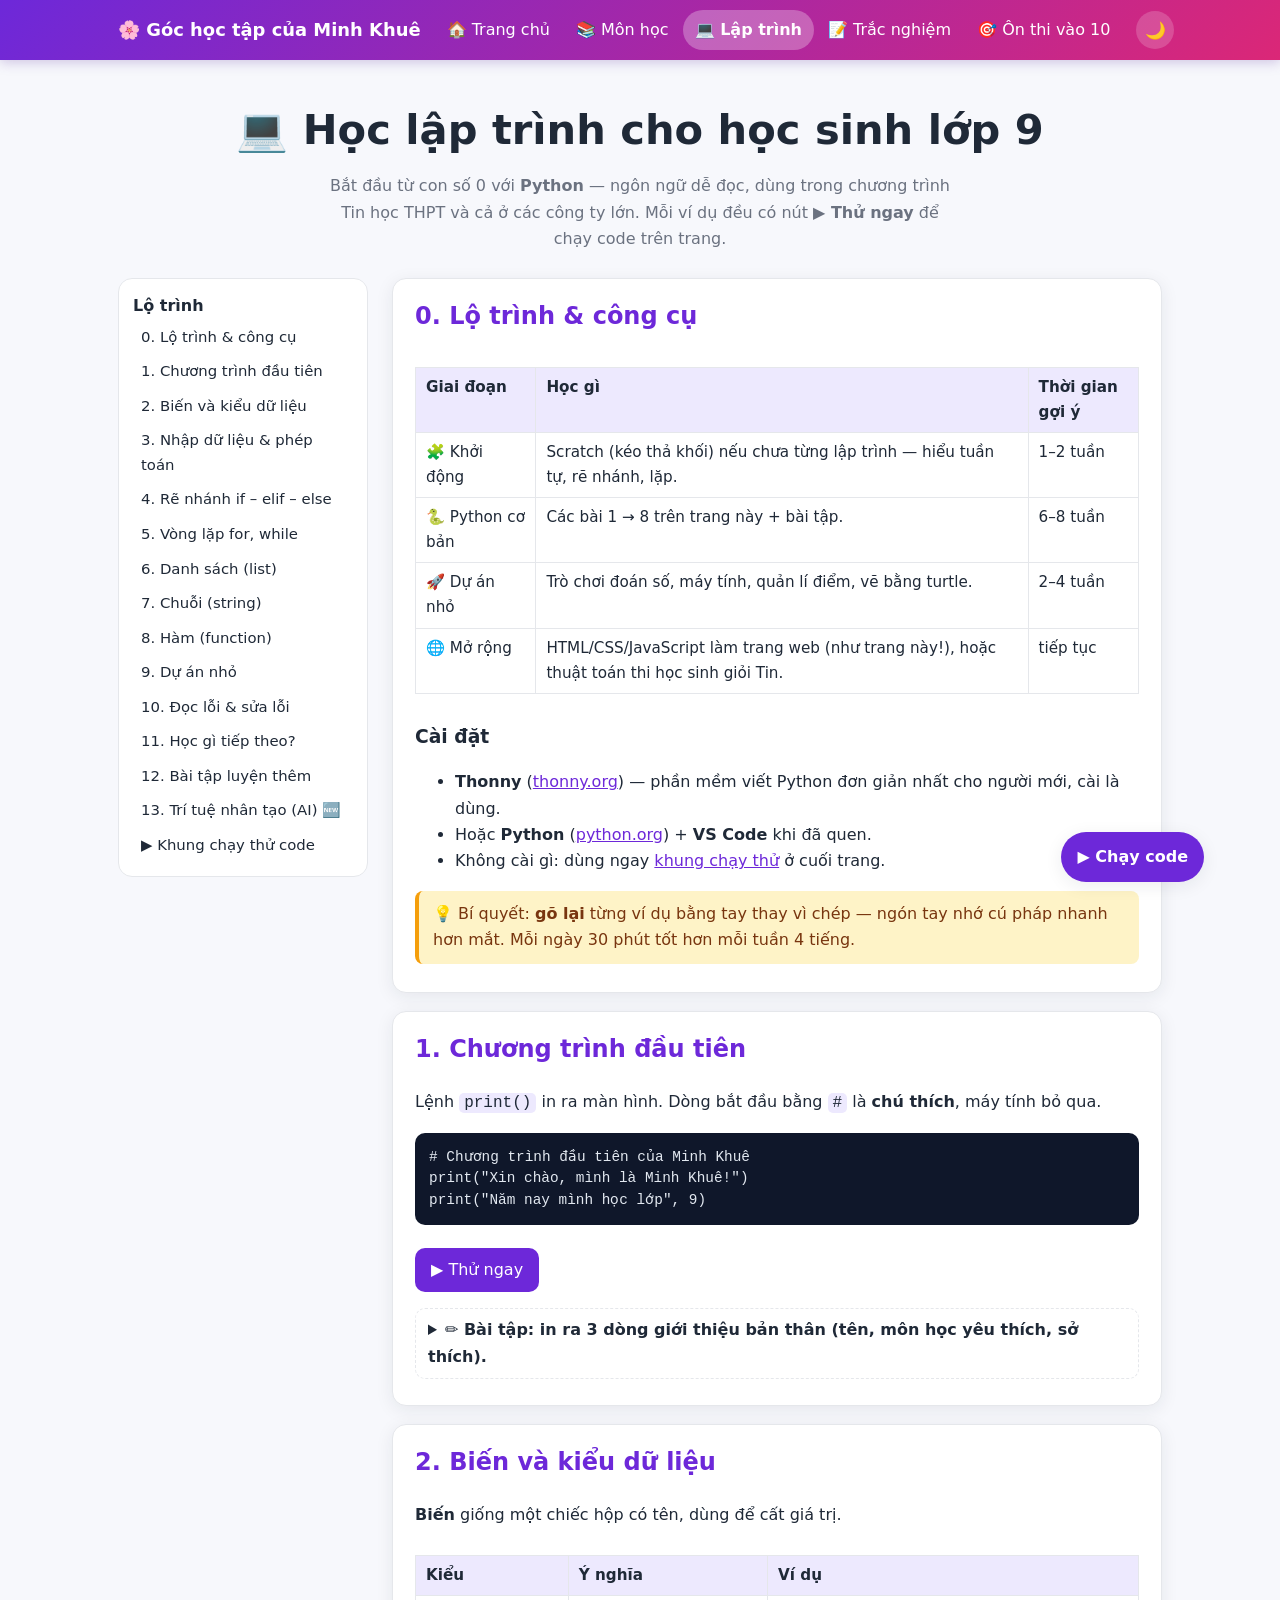
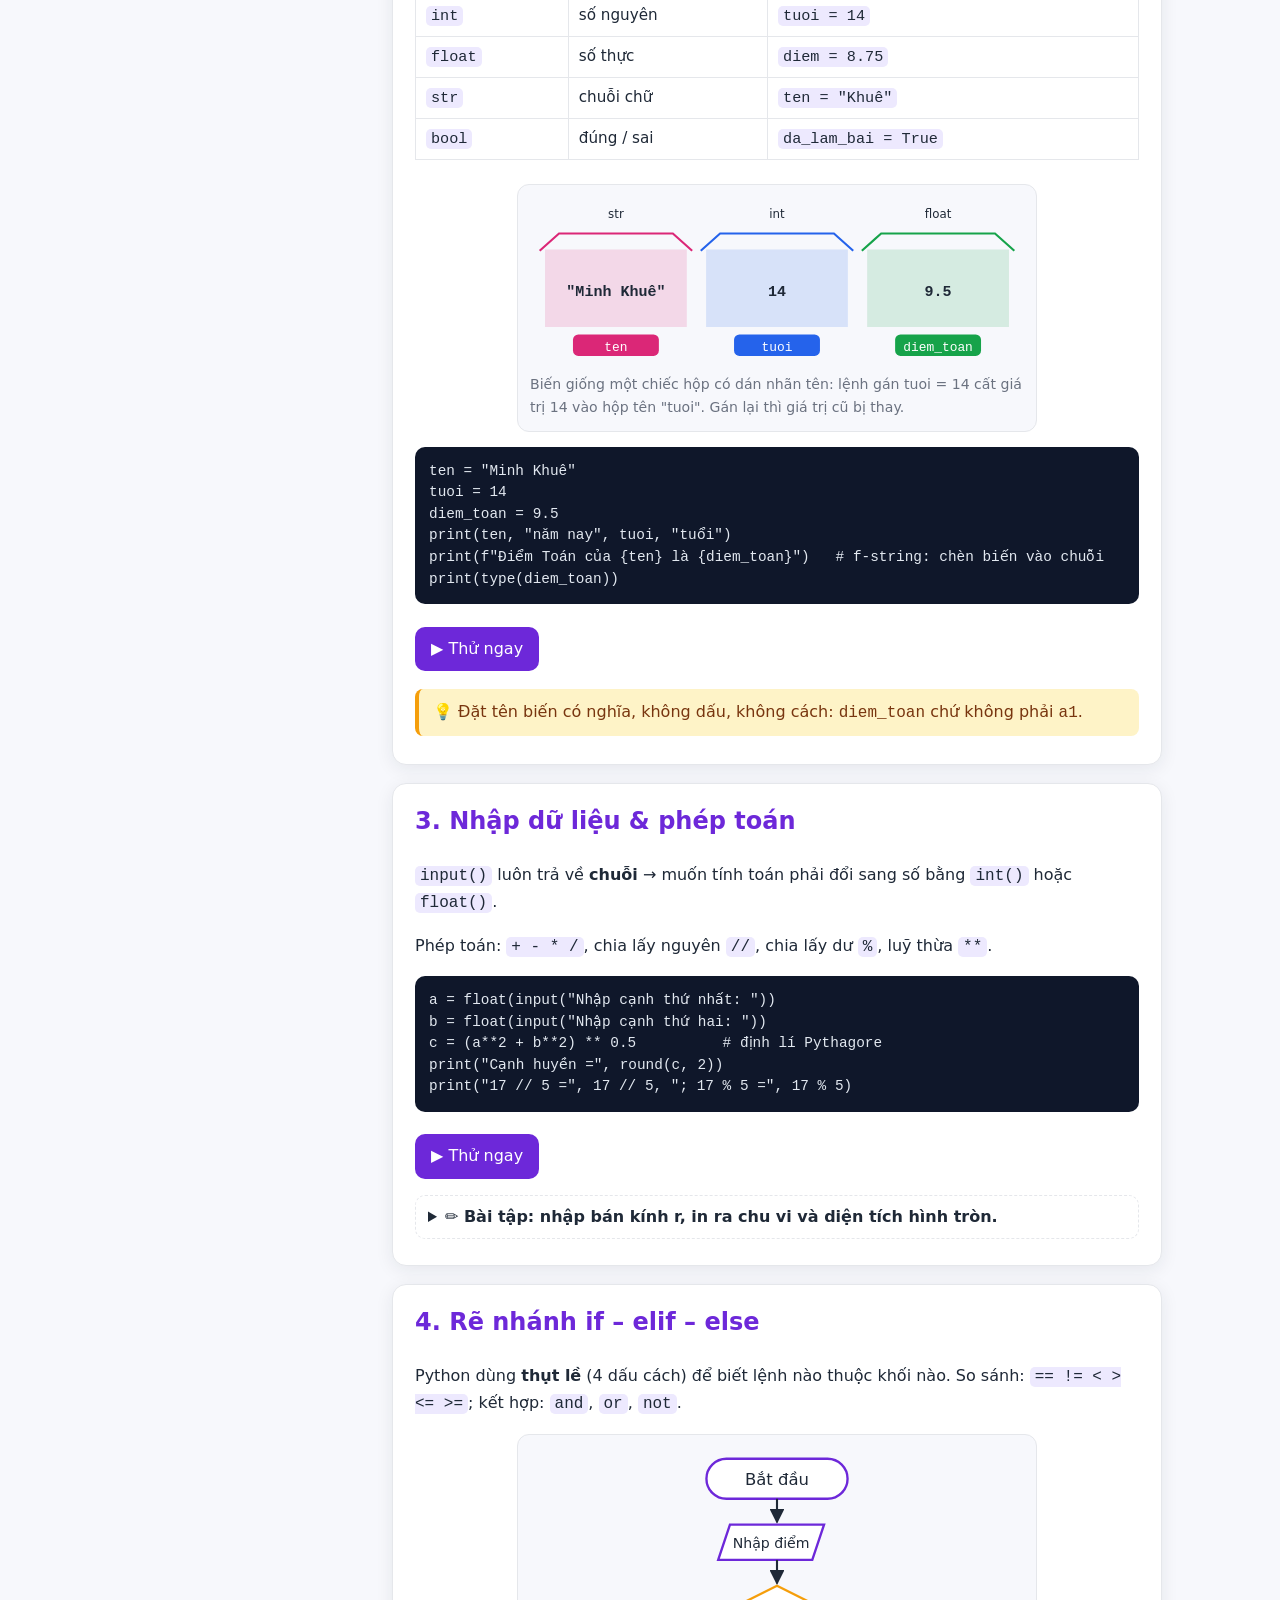
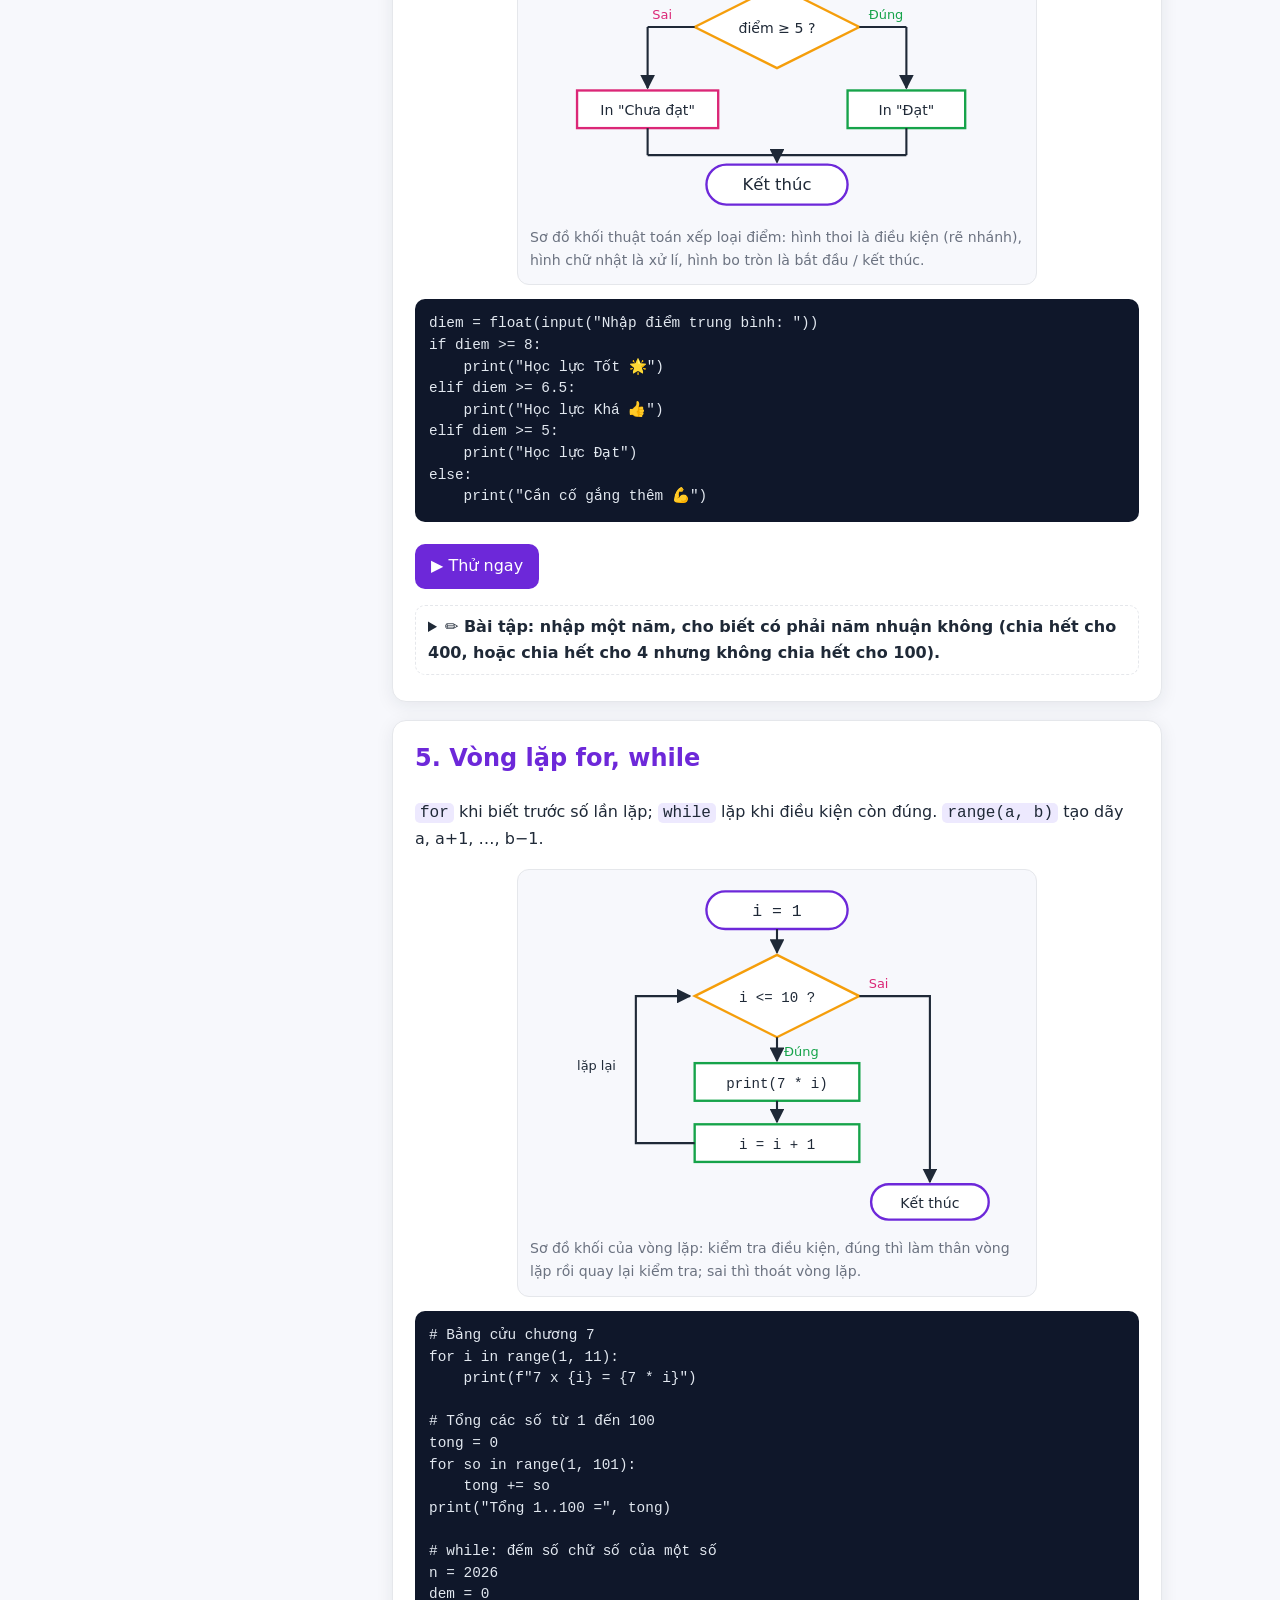
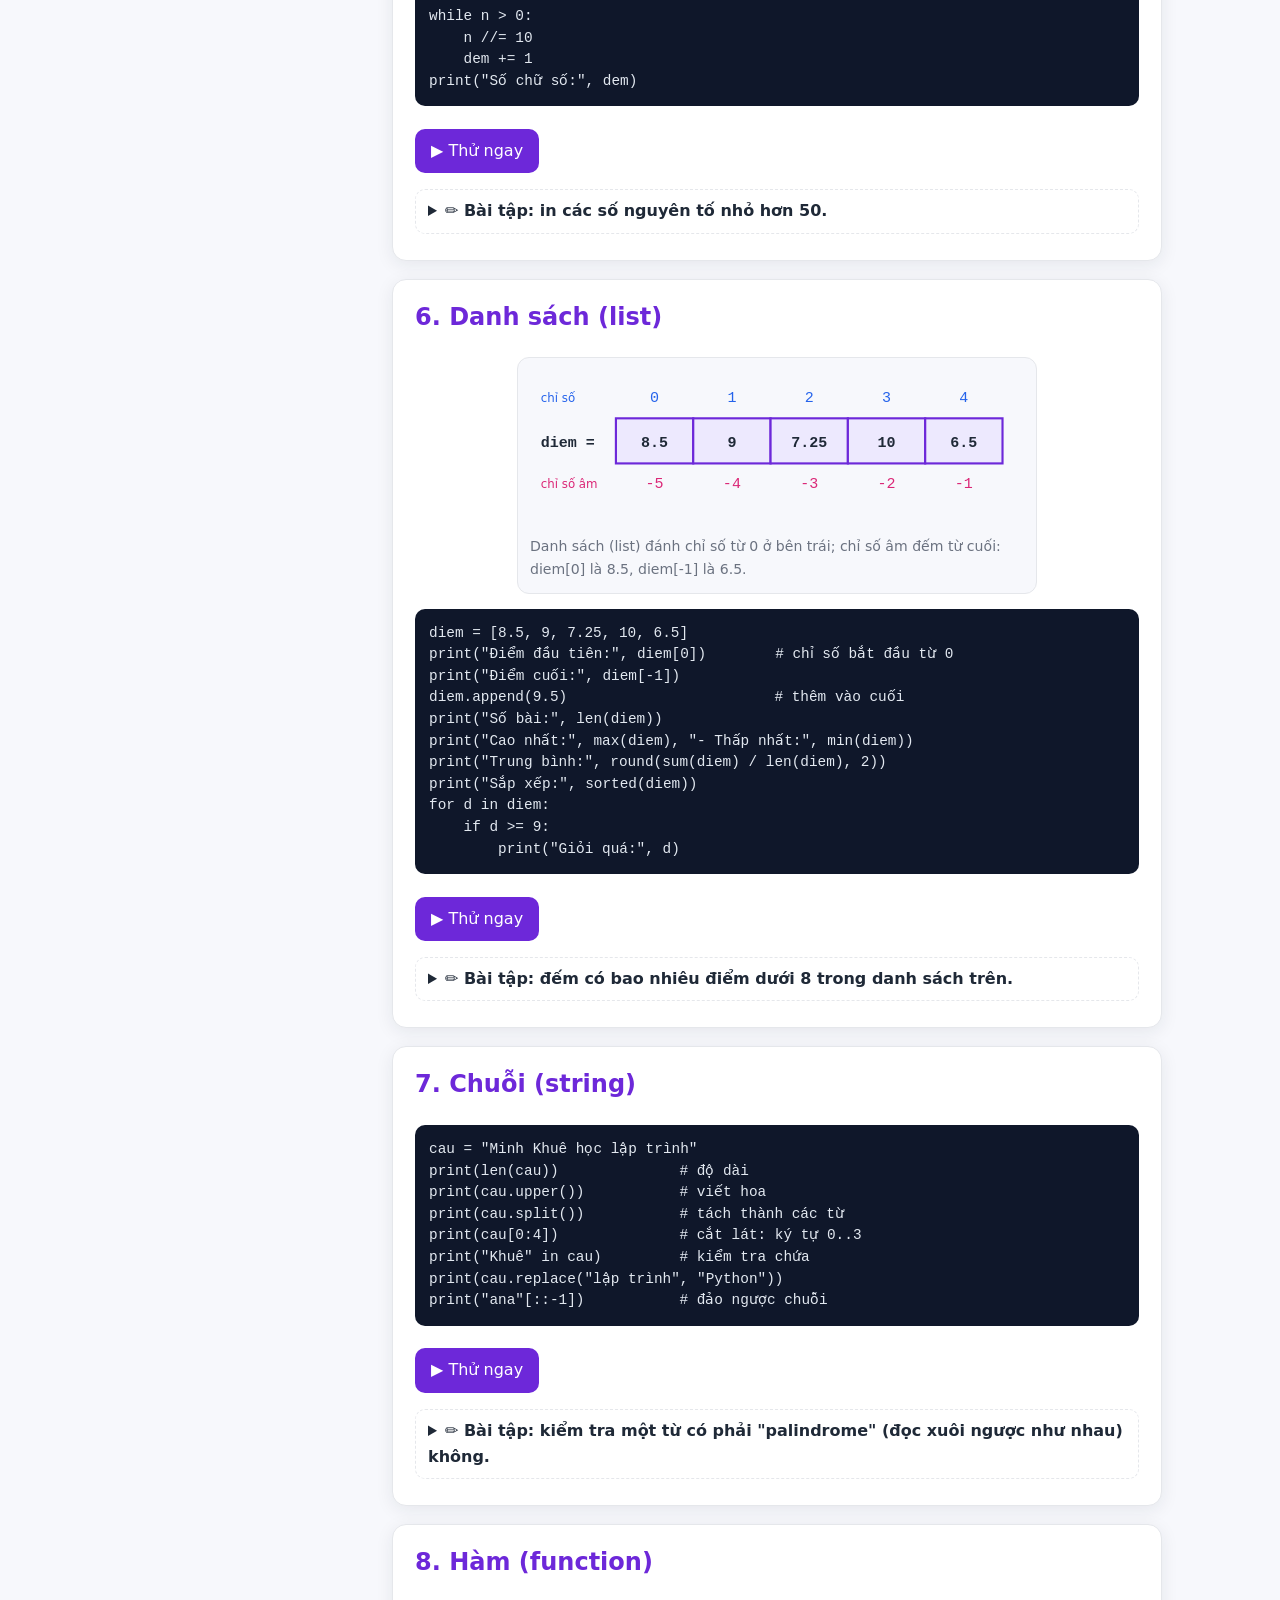
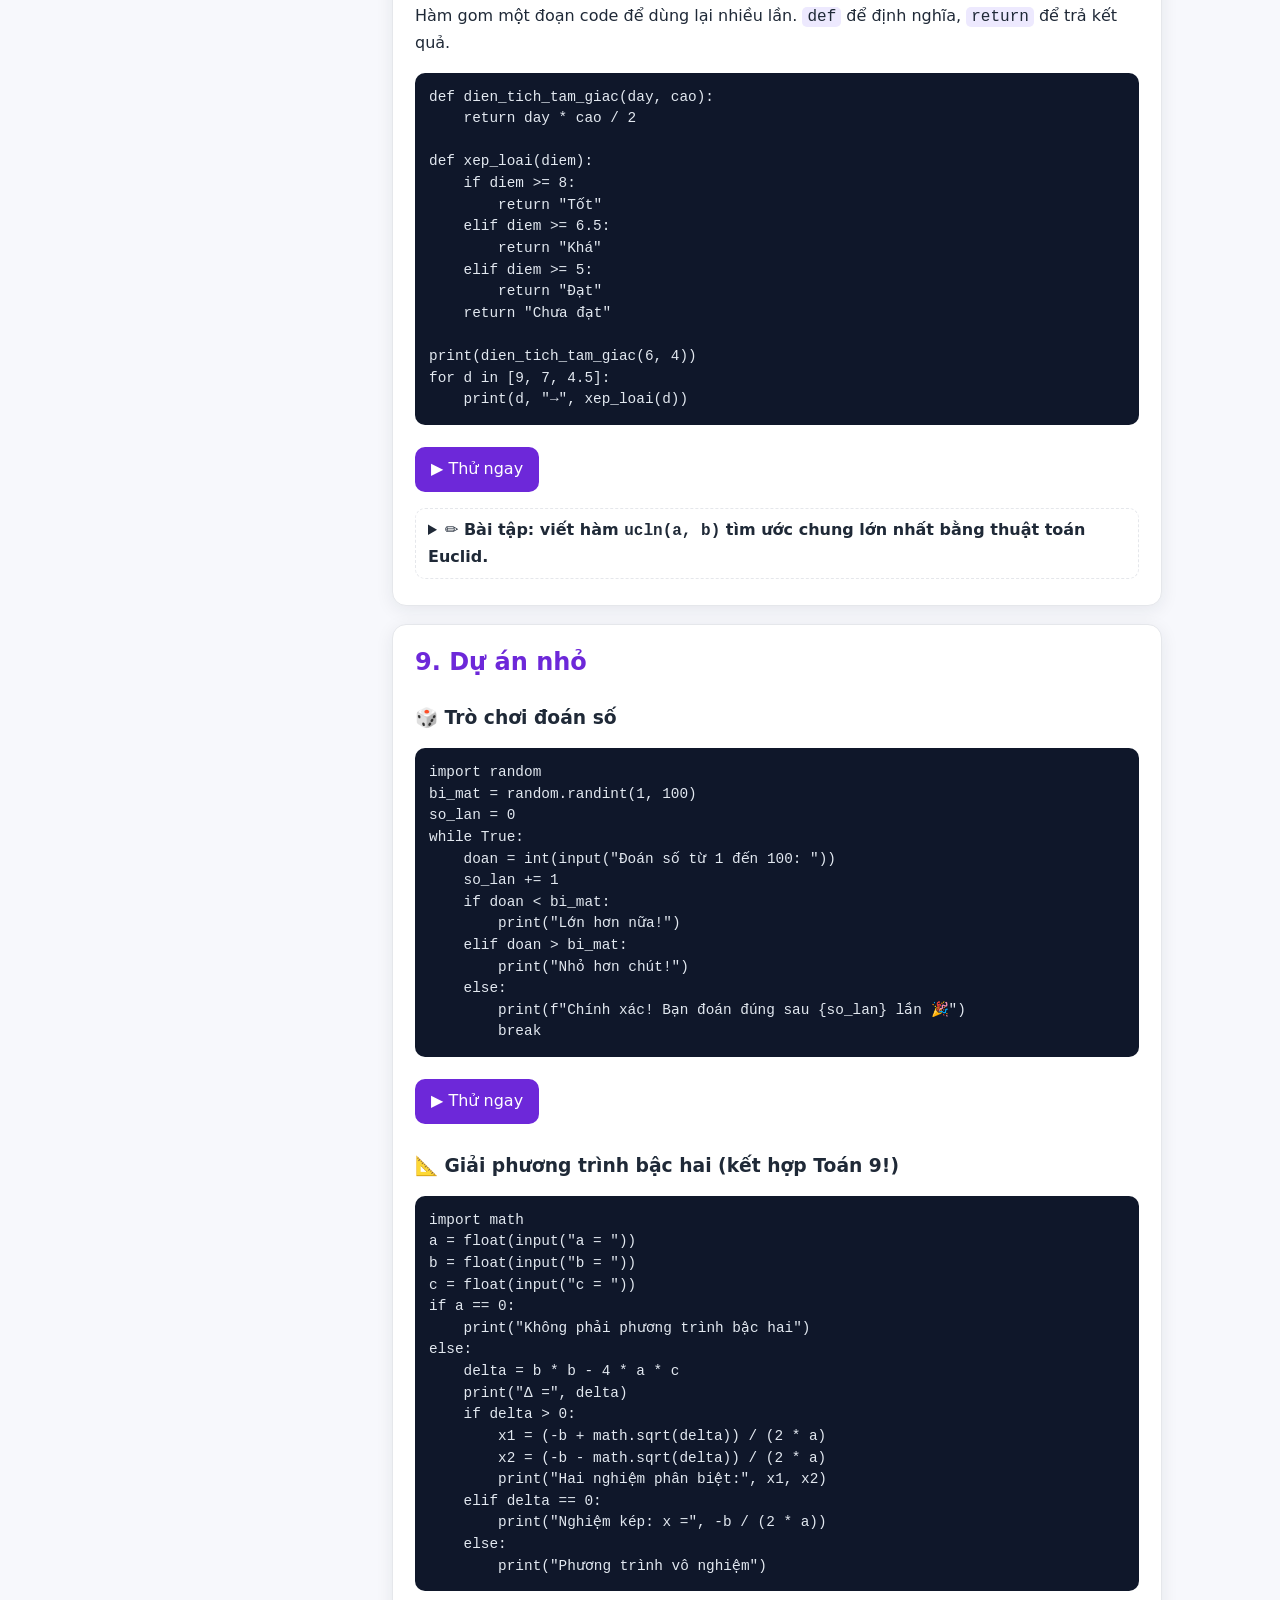
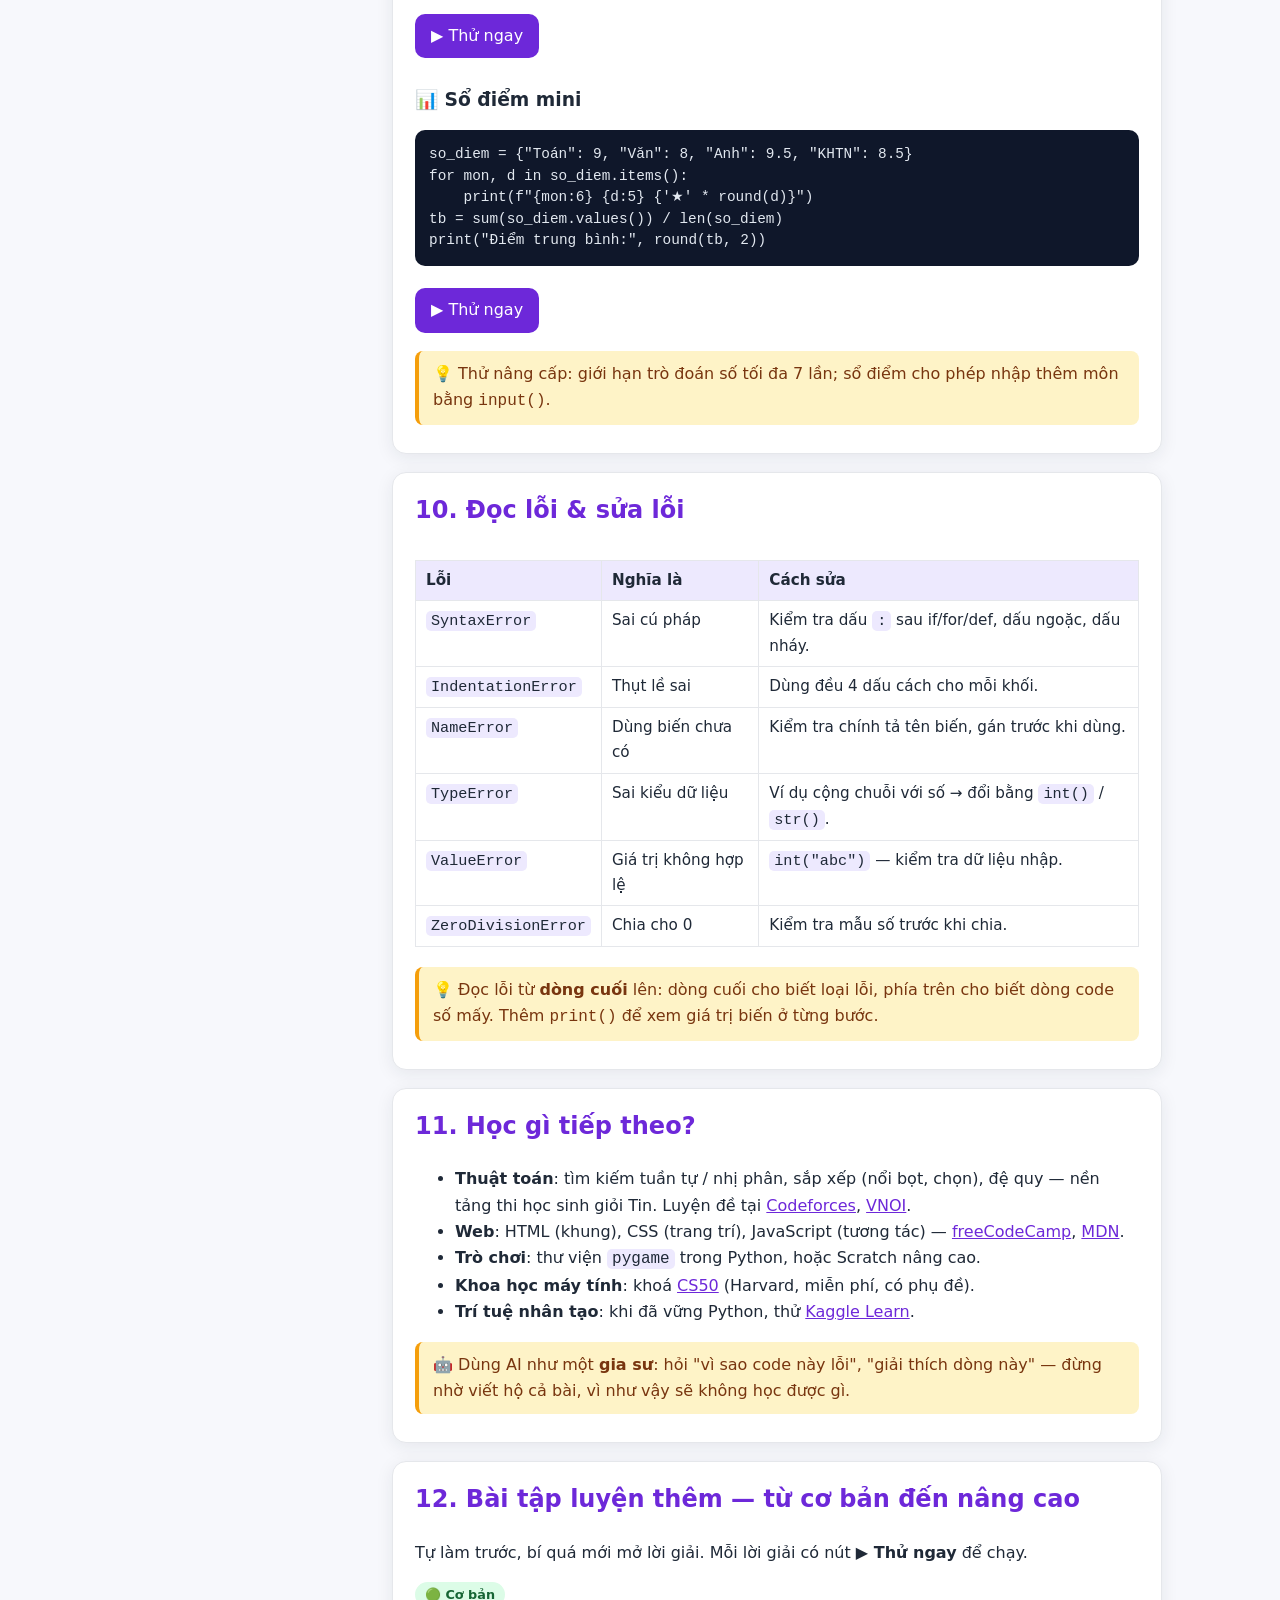
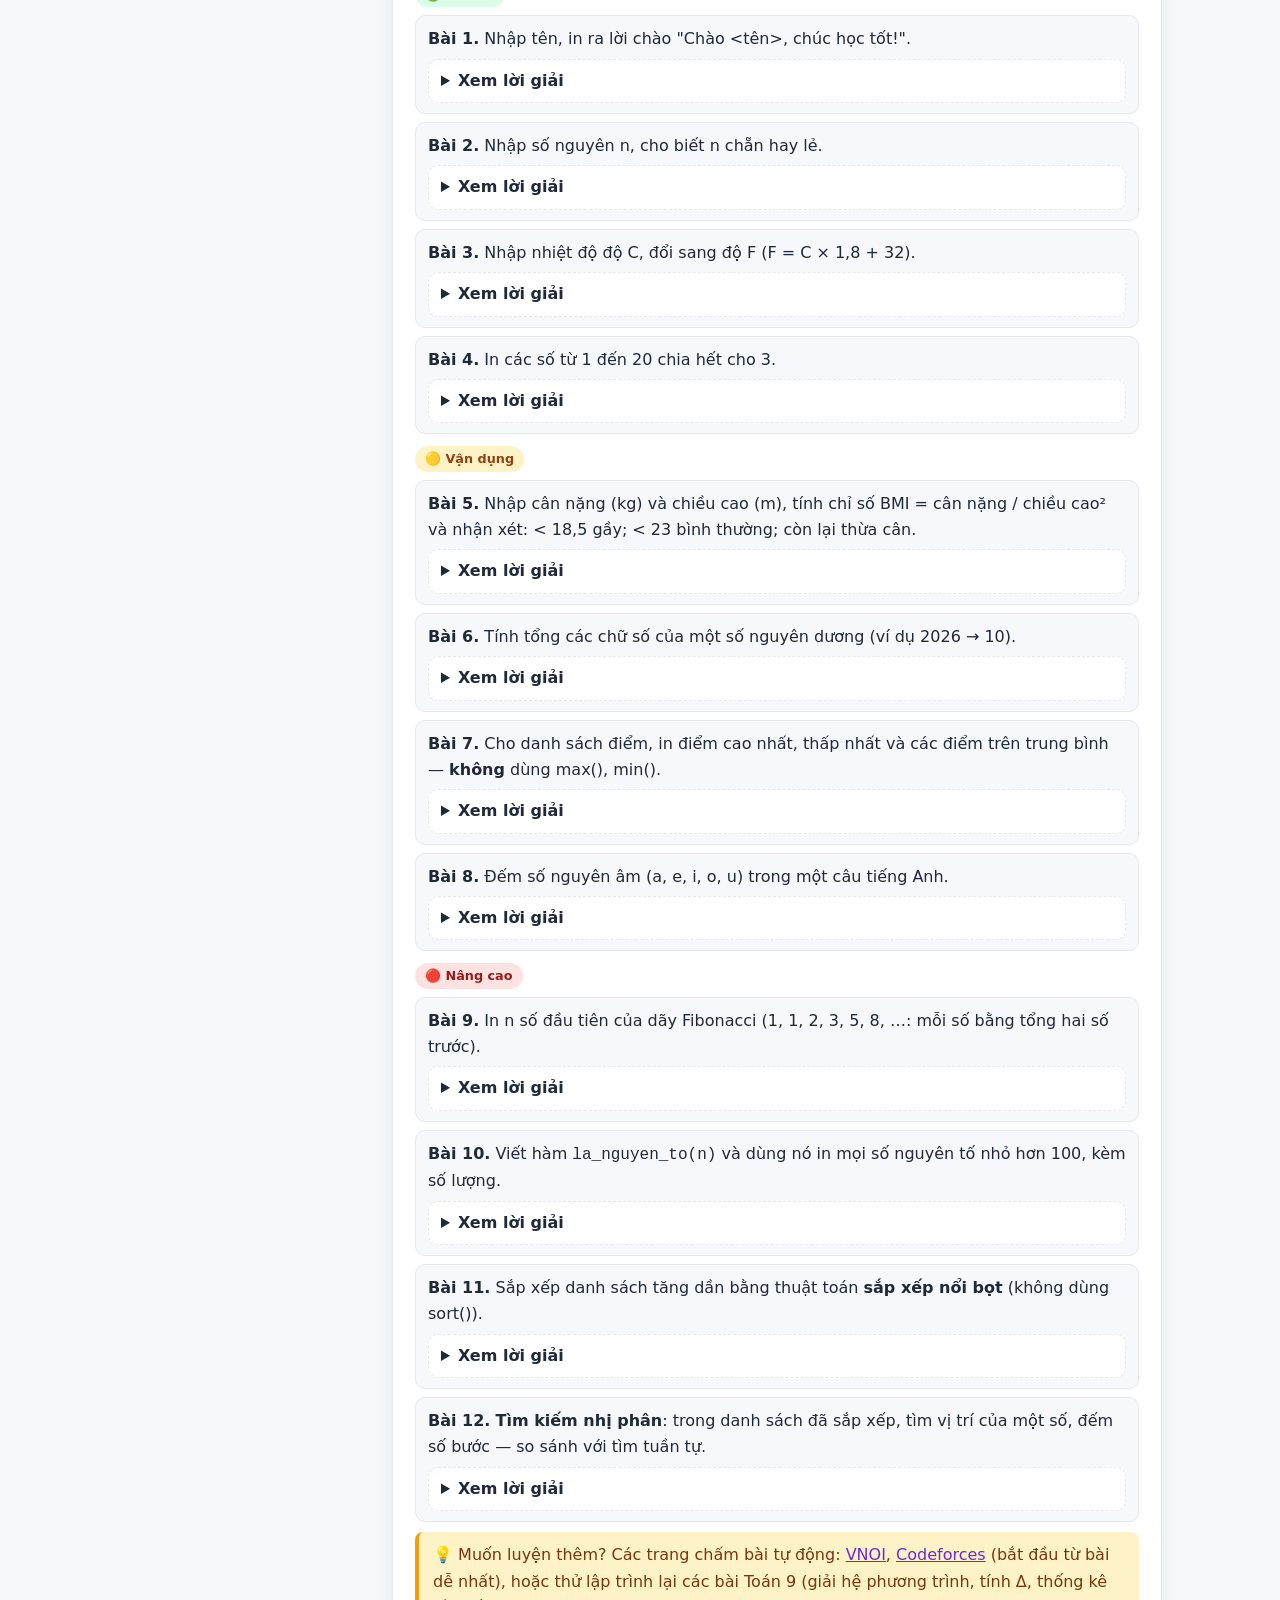
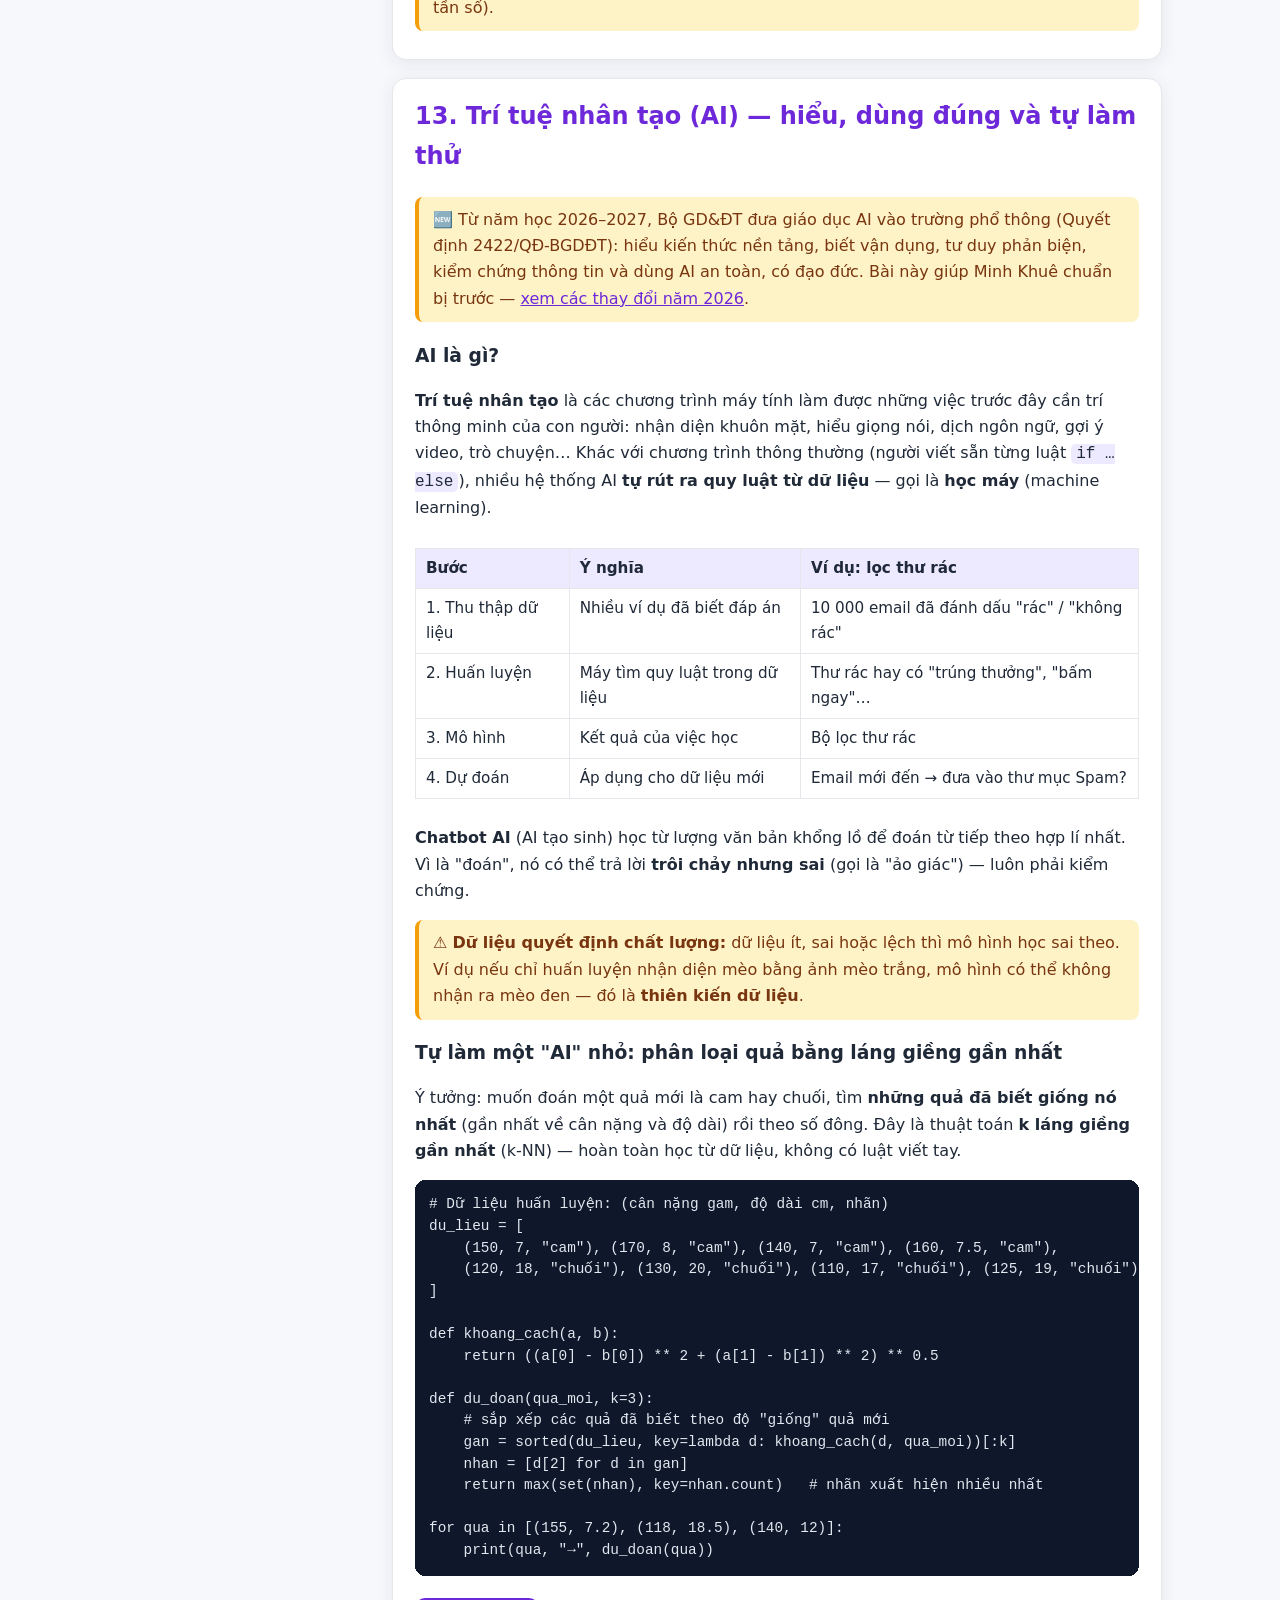
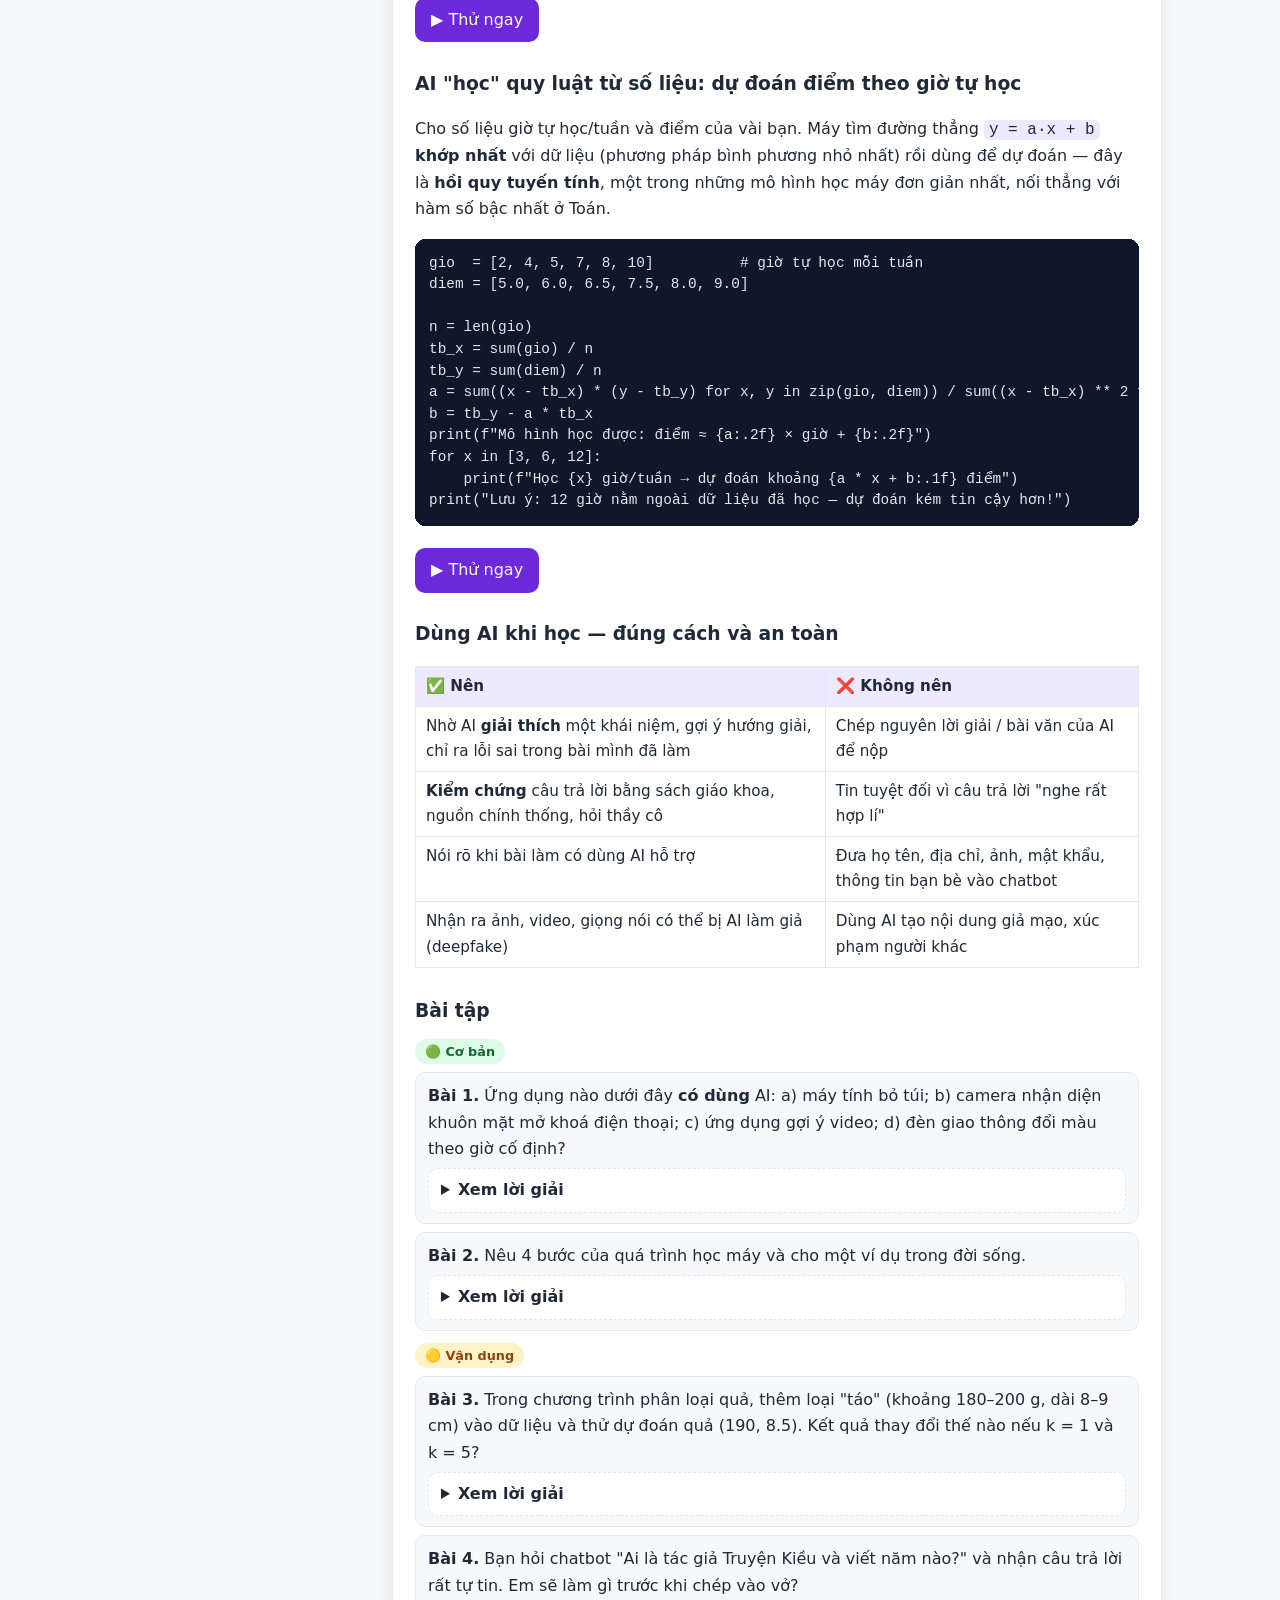
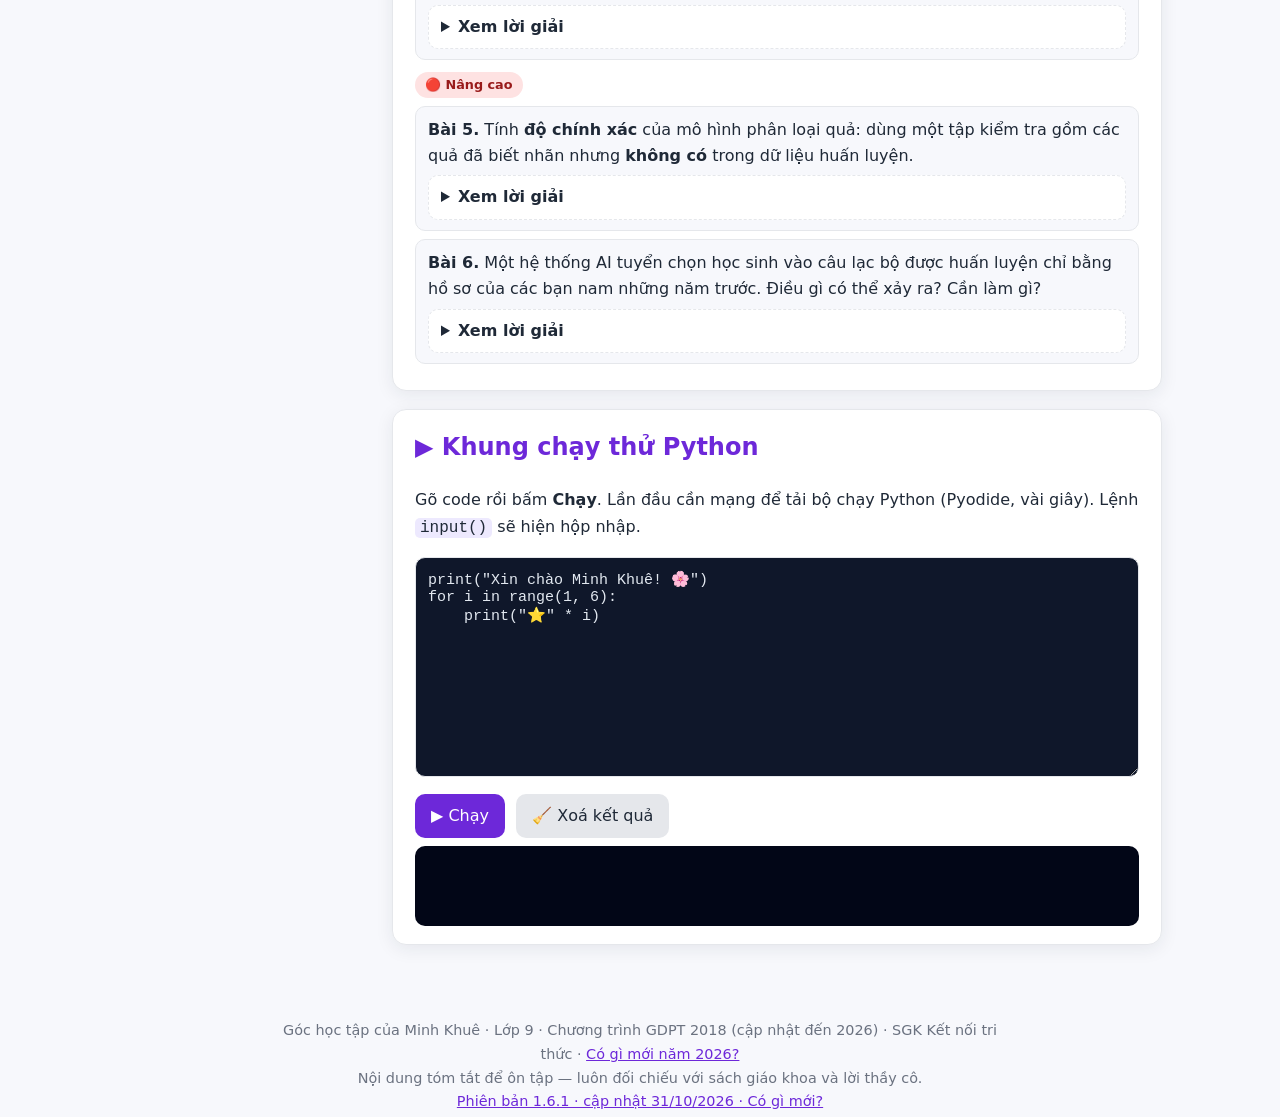
<file: lap-trinh.html>
<!DOCTYPE html>
<html lang="vi">
<head>
<meta charset="utf-8">
<meta name="viewport" content="width=device-width, initial-scale=1">
<title>Học lập trình – Góc học tập của Minh Khuê</title>
<link rel="stylesheet" href="assets/style.css?v=1.6.1">
<script src="assets/phien-ban.js?v=1.6.1"></script>
<script src="assets/trang.js?v=1.6.1"></script>
<script src="assets/hinh.js?v=1.6.1"></script>
</head>
<body>
<main class="khung">
<div class="bia" style="padding-bottom:0">
  <h1>💻 Học lập trình cho học sinh lớp 9</h1>
  <p>Bắt đầu từ con số 0 với <b>Python</b> — ngôn ngữ dễ đọc, dùng trong chương trình Tin học THPT và cả ở các công ty lớn. Mỗi ví dụ đều có nút <b>▶ Thử ngay</b> để chạy code trên trang.</p>
</div>

<div class="chon-dt"><label for="chonBai">Bài</label><select id="chonBai"></select></div>
<div class="bo-cuc co-chon">
<aside class="muc-luc">
  <b>Lộ trình</b>
  <a href="#lo-trinh">0. Lộ trình & công cụ</a>
  <a href="#bai1">1. Chương trình đầu tiên</a>
  <a href="#bai2">2. Biến và kiểu dữ liệu</a>
  <a href="#bai3">3. Nhập dữ liệu & phép toán</a>
  <a href="#bai4">4. Rẽ nhánh if – elif – else</a>
  <a href="#bai5">5. Vòng lặp for, while</a>
  <a href="#bai6">6. Danh sách (list)</a>
  <a href="#bai7">7. Chuỗi (string)</a>
  <a href="#bai8">8. Hàm (function)</a>
  <a href="#du-an">9. Dự án nhỏ</a>
  <a href="#sua-loi">10. Đọc lỗi & sửa lỗi</a>
  <a href="#tiep-theo">11. Học gì tiếp theo?</a>
  <a href="#luyen-tap">12. Bài tập luyện thêm</a>
  <a href="#ai">13. Trí tuệ nhân tạo (AI) 🆕</a>
  <a href="#san-choi">▶ Khung chạy thử code</a>
</aside>

<div>
<section class="bai" id="lo-trinh">
  <h2>0. Lộ trình & công cụ</h2>
  <div class="cuon"><table>
    <tr><th>Giai đoạn</th><th>Học gì</th><th>Thời gian gợi ý</th></tr>
    <tr><td>🧩 Khởi động</td><td>Scratch (kéo thả khối) nếu chưa từng lập trình — hiểu tuần tự, rẽ nhánh, lặp.</td><td>1–2 tuần</td></tr>
    <tr><td>🐍 Python cơ bản</td><td>Các bài 1 → 8 trên trang này + bài tập.</td><td>6–8 tuần</td></tr>
    <tr><td>🚀 Dự án nhỏ</td><td>Trò chơi đoán số, máy tính, quản lí điểm, vẽ bằng turtle.</td><td>2–4 tuần</td></tr>
    <tr><td>🌐 Mở rộng</td><td>HTML/CSS/JavaScript làm trang web (như trang này!), hoặc thuật toán thi học sinh giỏi Tin.</td><td>tiếp tục</td></tr>
  </table></div>
  <h3>Cài đặt</h3>
  <ul>
    <li><b>Thonny</b> (<a href="https://thonny.org" target="_blank" rel="noopener">thonny.org</a>) — phần mềm viết Python đơn giản nhất cho người mới, cài là dùng.</li>
    <li>Hoặc <b>Python</b> (<a href="https://www.python.org" target="_blank" rel="noopener">python.org</a>) + <b>VS Code</b> khi đã quen.</li>
    <li>Không cài gì: dùng ngay <a href="#san-choi">khung chạy thử</a> ở cuối trang.</li>
  </ul>
  <div class="meo">💡 Bí quyết: <b>gõ lại</b> từng ví dụ bằng tay thay vì chép — ngón tay nhớ cú pháp nhanh hơn mắt. Mỗi ngày 30 phút tốt hơn mỗi tuần 4 tiếng.</div>
</section>

<section class="bai" id="bai1">
  <h2>1. Chương trình đầu tiên</h2>
  <p>Lệnh <code>print()</code> in ra màn hình. Dòng bắt đầu bằng <code>#</code> là <b>chú thích</b>, máy tính bỏ qua.</p>
<pre><code># Chương trình đầu tiên của Minh Khuê
print("Xin chào, mình là Minh Khuê!")
print("Năm nay mình học lớp", 9)</code></pre>
  <details><summary>✏️ Bài tập: in ra 3 dòng giới thiệu bản thân (tên, môn học yêu thích, sở thích).</summary>
<pre><code>print("Tên: Minh Khuê")
print("Môn yêu thích: Toán")
print("Sở thích: đọc sách, lập trình")</code></pre></details>
</section>

<section class="bai" id="bai2">
  <h2>2. Biến và kiểu dữ liệu</h2>
  <p><b>Biến</b> giống một chiếc hộp có tên, dùng để cất giá trị.</p>
  <div class="cuon"><table>
    <tr><th>Kiểu</th><th>Ý nghĩa</th><th>Ví dụ</th></tr>
    <tr><td><code>int</code></td><td>số nguyên</td><td><code>tuoi = 14</code></td></tr>
    <tr><td><code>float</code></td><td>số thực</td><td><code>diem = 8.75</code></td></tr>
    <tr><td><code>str</code></td><td>chuỗi chữ</td><td><code>ten = "Khuê"</code></td></tr>
    <tr><td><code>bool</code></td><td>đúng / sai</td><td><code>da_lam_bai = True</code></td></tr>
  </table></div>
<figure class="hinh" data-hinh="bien-hop"></figure>
<pre><code>ten = "Minh Khuê"
tuoi = 14
diem_toan = 9.5
print(ten, "năm nay", tuoi, "tuổi")
print(f"Điểm Toán của {ten} là {diem_toan}")   # f-string: chèn biến vào chuỗi
print(type(diem_toan))</code></pre>
  <div class="meo">💡 Đặt tên biến có nghĩa, không dấu, không cách: <code>diem_toan</code> chứ không phải <code>a1</code>.</div>
</section>

<section class="bai" id="bai3">
  <h2>3. Nhập dữ liệu & phép toán</h2>
  <p><code>input()</code> luôn trả về <b>chuỗi</b> → muốn tính toán phải đổi sang số bằng <code>int()</code> hoặc <code>float()</code>.</p>
  <p>Phép toán: <code>+ - * /</code>, chia lấy nguyên <code>//</code>, chia lấy dư <code>%</code>, luỹ thừa <code>**</code>.</p>
<pre><code>a = float(input("Nhập cạnh thứ nhất: "))
b = float(input("Nhập cạnh thứ hai: "))
c = (a**2 + b**2) ** 0.5          # định lí Pythagore
print("Cạnh huyền =", round(c, 2))
print("17 // 5 =", 17 // 5, "; 17 % 5 =", 17 % 5)</code></pre>
  <details><summary>✏️ Bài tập: nhập bán kính r, in ra chu vi và diện tích hình tròn.</summary>
<pre><code>import math
r = float(input("Bán kính: "))
print("Chu vi:", round(2 * math.pi * r, 2))
print("Diện tích:", round(math.pi * r ** 2, 2))</code></pre></details>
</section>

<section class="bai" id="bai4">
  <h2>4. Rẽ nhánh if – elif – else</h2>
  <p>Python dùng <b>thụt lề</b> (4 dấu cách) để biết lệnh nào thuộc khối nào. So sánh: <code>== != &lt; &gt; &lt;= &gt;=</code>; kết hợp: <code>and</code>, <code>or</code>, <code>not</code>.</p>
<figure class="hinh" data-hinh="so-do-khoi"></figure>
<pre><code>diem = float(input("Nhập điểm trung bình: "))
if diem >= 8:
    print("Học lực Tốt 🌟")
elif diem >= 6.5:
    print("Học lực Khá 👍")
elif diem >= 5:
    print("Học lực Đạt")
else:
    print("Cần cố gắng thêm 💪")</code></pre>
  <details><summary>✏️ Bài tập: nhập một năm, cho biết có phải năm nhuận không (chia hết cho 400, hoặc chia hết cho 4 nhưng không chia hết cho 100).</summary>
<pre><code>nam = int(input("Năm: "))
if nam % 400 == 0 or (nam % 4 == 0 and nam % 100 != 0):
    print(nam, "là năm nhuận")
else:
    print(nam, "không phải năm nhuận")</code></pre></details>
</section>

<section class="bai" id="bai5">
  <h2>5. Vòng lặp for, while</h2>
  <p><code>for</code> khi biết trước số lần lặp; <code>while</code> lặp khi điều kiện còn đúng. <code>range(a, b)</code> tạo dãy a, a+1, …, b−1.</p>
<figure class="hinh" data-hinh="vong-lap"></figure>
<pre><code># Bảng cửu chương 7
for i in range(1, 11):
    print(f"7 x {i} = {7 * i}")

# Tổng các số từ 1 đến 100
tong = 0
for so in range(1, 101):
    tong += so
print("Tổng 1..100 =", tong)

# while: đếm số chữ số của một số
n = 2026
dem = 0
while n > 0:
    n //= 10
    dem += 1
print("Số chữ số:", dem)</code></pre>
  <details><summary>✏️ Bài tập: in các số nguyên tố nhỏ hơn 50.</summary>
<pre><code>for n in range(2, 50):
    la_nguyen_to = True
    for d in range(2, int(n ** 0.5) + 1):
        if n % d == 0:
            la_nguyen_to = False
            break
    if la_nguyen_to:
        print(n, end=" ")</code></pre></details>
</section>

<section class="bai" id="bai6">
  <h2>6. Danh sách (list)</h2>
<figure class="hinh" data-hinh="list-chi-so"></figure>
<pre><code>diem = [8.5, 9, 7.25, 10, 6.5]
print("Điểm đầu tiên:", diem[0])        # chỉ số bắt đầu từ 0
print("Điểm cuối:", diem[-1])
diem.append(9.5)                        # thêm vào cuối
print("Số bài:", len(diem))
print("Cao nhất:", max(diem), "- Thấp nhất:", min(diem))
print("Trung bình:", round(sum(diem) / len(diem), 2))
print("Sắp xếp:", sorted(diem))
for d in diem:
    if d >= 9:
        print("Giỏi quá:", d)</code></pre>
  <details><summary>✏️ Bài tập: đếm có bao nhiêu điểm dưới 8 trong danh sách trên.</summary>
<pre><code>diem = [8.5, 9, 7.25, 10, 6.5, 9.5]
dem = 0
for d in diem:
    if d < 8:
        dem += 1
print("Số điểm dưới 8:", dem)</code></pre></details>
</section>

<section class="bai" id="bai7">
  <h2>7. Chuỗi (string)</h2>
<pre><code>cau = "Minh Khuê học lập trình"
print(len(cau))              # độ dài
print(cau.upper())           # viết hoa
print(cau.split())           # tách thành các từ
print(cau[0:4])              # cắt lát: ký tự 0..3
print("Khuê" in cau)         # kiểm tra chứa
print(cau.replace("lập trình", "Python"))
print("ana"[::-1])           # đảo ngược chuỗi</code></pre>
  <details><summary>✏️ Bài tập: kiểm tra một từ có phải "palindrome" (đọc xuôi ngược như nhau) không.</summary>
<pre><code>tu = input("Nhập một từ: ").lower()
if tu == tu[::-1]:
    print("Là palindrome!")
else:
    print("Không phải palindrome")</code></pre></details>
</section>

<section class="bai" id="bai8">
  <h2>8. Hàm (function)</h2>
  <p>Hàm gom một đoạn code để dùng lại nhiều lần. <code>def</code> để định nghĩa, <code>return</code> để trả kết quả.</p>
<pre><code>def dien_tich_tam_giac(day, cao):
    return day * cao / 2

def xep_loai(diem):
    if diem >= 8:
        return "Tốt"
    elif diem >= 6.5:
        return "Khá"
    elif diem >= 5:
        return "Đạt"
    return "Chưa đạt"

print(dien_tich_tam_giac(6, 4))
for d in [9, 7, 4.5]:
    print(d, "→", xep_loai(d))</code></pre>
  <details><summary>✏️ Bài tập: viết hàm <code>ucln(a, b)</code> tìm ước chung lớn nhất bằng thuật toán Euclid.</summary>
<pre><code>def ucln(a, b):
    while b != 0:
        a, b = b, a % b
    return a

print(ucln(48, 36))   # 12</code></pre></details>
</section>

<section class="bai" id="du-an">
  <h2>9. Dự án nhỏ</h2>
  <h3>🎲 Trò chơi đoán số</h3>
<pre><code>import random
bi_mat = random.randint(1, 100)
so_lan = 0
while True:
    doan = int(input("Đoán số từ 1 đến 100: "))
    so_lan += 1
    if doan < bi_mat:
        print("Lớn hơn nữa!")
    elif doan > bi_mat:
        print("Nhỏ hơn chút!")
    else:
        print(f"Chính xác! Bạn đoán đúng sau {so_lan} lần 🎉")
        break</code></pre>
  <h3>📐 Giải phương trình bậc hai (kết hợp Toán 9!)</h3>
<pre><code>import math
a = float(input("a = "))
b = float(input("b = "))
c = float(input("c = "))
if a == 0:
    print("Không phải phương trình bậc hai")
else:
    delta = b * b - 4 * a * c
    print("Δ =", delta)
    if delta > 0:
        x1 = (-b + math.sqrt(delta)) / (2 * a)
        x2 = (-b - math.sqrt(delta)) / (2 * a)
        print("Hai nghiệm phân biệt:", x1, x2)
    elif delta == 0:
        print("Nghiệm kép: x =", -b / (2 * a))
    else:
        print("Phương trình vô nghiệm")</code></pre>
  <h3>📊 Sổ điểm mini</h3>
<pre><code>so_diem = {"Toán": 9, "Văn": 8, "Anh": 9.5, "KHTN": 8.5}
for mon, d in so_diem.items():
    print(f"{mon:6} {d:5} {'★' * round(d)}")
tb = sum(so_diem.values()) / len(so_diem)
print("Điểm trung bình:", round(tb, 2))</code></pre>
  <div class="meo">💡 Thử nâng cấp: giới hạn trò đoán số tối đa 7 lần; sổ điểm cho phép nhập thêm môn bằng <code>input()</code>.</div>
</section>

<section class="bai" id="sua-loi">
  <h2>10. Đọc lỗi & sửa lỗi</h2>
  <div class="cuon"><table>
    <tr><th>Lỗi</th><th>Nghĩa là</th><th>Cách sửa</th></tr>
    <tr><td><code>SyntaxError</code></td><td>Sai cú pháp</td><td>Kiểm tra dấu <code>:</code> sau if/for/def, dấu ngoặc, dấu nháy.</td></tr>
    <tr><td><code>IndentationError</code></td><td>Thụt lề sai</td><td>Dùng đều 4 dấu cách cho mỗi khối.</td></tr>
    <tr><td><code>NameError</code></td><td>Dùng biến chưa có</td><td>Kiểm tra chính tả tên biến, gán trước khi dùng.</td></tr>
    <tr><td><code>TypeError</code></td><td>Sai kiểu dữ liệu</td><td>Ví dụ cộng chuỗi với số → đổi bằng <code>int()</code> / <code>str()</code>.</td></tr>
    <tr><td><code>ValueError</code></td><td>Giá trị không hợp lệ</td><td><code>int("abc")</code> — kiểm tra dữ liệu nhập.</td></tr>
    <tr><td><code>ZeroDivisionError</code></td><td>Chia cho 0</td><td>Kiểm tra mẫu số trước khi chia.</td></tr>
  </table></div>
  <div class="meo">💡 Đọc lỗi từ <b>dòng cuối</b> lên: dòng cuối cho biết loại lỗi, phía trên cho biết dòng code số mấy. Thêm <code>print()</code> để xem giá trị biến ở từng bước.</div>
</section>

<section class="bai" id="tiep-theo">
  <h2>11. Học gì tiếp theo?</h2>
  <ul>
    <li><b>Thuật toán</b>: tìm kiếm tuần tự / nhị phân, sắp xếp (nổi bọt, chọn), đệ quy — nền tảng thi học sinh giỏi Tin. Luyện đề tại <a href="https://codeforces.com" target="_blank" rel="noopener">Codeforces</a>, <a href="https://oj.vnoi.info" target="_blank" rel="noopener">VNOI</a>.</li>
    <li><b>Web</b>: HTML (khung), CSS (trang trí), JavaScript (tương tác) — <a href="https://www.freecodecamp.org" target="_blank" rel="noopener">freeCodeCamp</a>, <a href="https://developer.mozilla.org/vi/docs/Learn" target="_blank" rel="noopener">MDN</a>.</li>
    <li><b>Trò chơi</b>: thư viện <code>pygame</code> trong Python, hoặc Scratch nâng cao.</li>
    <li><b>Khoa học máy tính</b>: khoá <a href="https://cs50.harvard.edu/x/" target="_blank" rel="noopener">CS50</a> (Harvard, miễn phí, có phụ đề).</li>
    <li><b>Trí tuệ nhân tạo</b>: khi đã vững Python, thử <a href="https://www.kaggle.com/learn" target="_blank" rel="noopener">Kaggle Learn</a>.</li>
  </ul>
  <div class="meo">🤖 Dùng AI như một <b>gia sư</b>: hỏi "vì sao code này lỗi", "giải thích dòng này" — đừng nhờ viết hộ cả bài, vì như vậy sẽ không học được gì.</div>
</section>

<section class="bai" id="luyen-tap">
  <h2>12. Bài tập luyện thêm — từ cơ bản đến nâng cao</h2>
  <p>Tự làm trước, bí quá mới mở lời giải. Mỗi lời giải có nút <b>▶ Thử ngay</b> để chạy.</p>
  <div class="bt-muc"><span class="nhan m1">🟢 Cơ bản</span></div>
  <div class="bt"><div class="de"><b>Bài 1.</b> Nhập tên, in ra lời chào "Chào &lt;tên&gt;, chúc học tốt!".
    <details><summary>Xem lời giải</summary><pre><code>ten = input("Tên bạn là gì? ")
print(f"Chào {ten}, chúc học tốt!")</code></pre></details></div></div>
  <div class="bt"><div class="de"><b>Bài 2.</b> Nhập số nguyên n, cho biết n chẵn hay lẻ.
    <details><summary>Xem lời giải</summary><pre><code>n = int(input("n = "))
if n % 2 == 0:
    print(n, "là số chẵn")
else:
    print(n, "là số lẻ")</code></pre></details></div></div>
  <div class="bt"><div class="de"><b>Bài 3.</b> Nhập nhiệt độ độ C, đổi sang độ F (F = C × 1,8 + 32).
    <details><summary>Xem lời giải</summary><pre><code>c = float(input("Độ C: "))
print("Độ F:", c * 1.8 + 32)</code></pre></details></div></div>
  <div class="bt"><div class="de"><b>Bài 4.</b> In các số từ 1 đến 20 chia hết cho 3.
    <details><summary>Xem lời giải</summary><pre><code>for i in range(1, 21):
    if i % 3 == 0:
        print(i, end=" ")</code></pre></details></div></div>

  <div class="bt-muc"><span class="nhan m2">🟡 Vận dụng</span></div>
  <div class="bt"><div class="de"><b>Bài 5.</b> Nhập cân nặng (kg) và chiều cao (m), tính chỉ số BMI = cân nặng / chiều cao² và nhận xét: &lt; 18,5 gầy; &lt; 23 bình thường; còn lại thừa cân.
    <details><summary>Xem lời giải</summary><pre><code>can = float(input("Cân nặng (kg): "))
cao = float(input("Chiều cao (m): "))
bmi = can / cao ** 2
print("BMI =", round(bmi, 1))
if bmi < 18.5:
    print("Hơi gầy — ăn uống đủ chất nhé")
elif bmi < 23:
    print("Bình thường 👍")
else:
    print("Thừa cân — vận động nhiều hơn nhé")</code></pre></details></div></div>
  <div class="bt"><div class="de"><b>Bài 6.</b> Tính tổng các chữ số của một số nguyên dương (ví dụ 2026 → 10).
    <details><summary>Xem lời giải</summary><pre><code>n = 2026
tong = 0
while n > 0:
    tong += n % 10   # lấy chữ số cuối
    n //= 10         # bỏ chữ số cuối
print("Tổng các chữ số:", tong)</code></pre></details></div></div>
  <div class="bt"><div class="de"><b>Bài 7.</b> Cho danh sách điểm, in điểm cao nhất, thấp nhất và các điểm trên trung bình — <b>không</b> dùng max(), min().
    <details><summary>Xem lời giải</summary><pre><code>diem = [7, 9.5, 6, 8, 10, 5.5]
cao = thap = diem[0]
for d in diem:
    if d > cao:
        cao = d
    if d < thap:
        thap = d
tb = sum(diem) / len(diem)
print("Cao nhất:", cao, "- Thấp nhất:", thap, "- TB:", round(tb, 2))
print("Trên trung bình:", [d for d in diem if d > tb])</code></pre></details></div></div>
  <div class="bt"><div class="de"><b>Bài 8.</b> Đếm số nguyên âm (a, e, i, o, u) trong một câu tiếng Anh.
    <details><summary>Xem lời giải</summary><pre><code>cau = "I love learning Python every day"
dem = 0
for ch in cau.lower():
    if ch in "aeiou":
        dem += 1
print("Số nguyên âm:", dem)</code></pre></details></div></div>

  <div class="bt-muc"><span class="nhan m3">🔴 Nâng cao</span></div>
  <div class="bt"><div class="de"><b>Bài 9.</b> In n số đầu tiên của dãy Fibonacci (1, 1, 2, 3, 5, 8, …: mỗi số bằng tổng hai số trước).
    <details><summary>Xem lời giải</summary><pre><code>n = 15
a, b = 1, 1
for _ in range(n):
    print(a, end=" ")
    a, b = b, a + b</code></pre></details></div></div>
  <div class="bt"><div class="de"><b>Bài 10.</b> Viết hàm <code>la_nguyen_to(n)</code> và dùng nó in mọi số nguyên tố nhỏ hơn 100, kèm số lượng.
    <details><summary>Xem lời giải</summary><pre><code>def la_nguyen_to(n):
    if n < 2:
        return False
    d = 2
    while d * d <= n:
        if n % d == 0:
            return False
        d += 1
    return True

ds = [n for n in range(100) if la_nguyen_to(n)]
print(ds)
print("Có", len(ds), "số nguyên tố nhỏ hơn 100")</code></pre></details></div></div>
  <div class="bt"><div class="de"><b>Bài 11.</b> Sắp xếp danh sách tăng dần bằng thuật toán <b>sắp xếp nổi bọt</b> (không dùng sort()).
    <details><summary>Xem lời giải</summary><pre><code>a = [5, 2, 9, 1, 7, 3]
n = len(a)
for i in range(n - 1):
    for j in range(n - 1 - i):
        if a[j] > a[j + 1]:
            a[j], a[j + 1] = a[j + 1], a[j]   # đổi chỗ
print(a)</code></pre></details></div></div>
  <div class="bt"><div class="de"><b>Bài 12.</b> <b>Tìm kiếm nhị phân</b>: trong danh sách đã sắp xếp, tìm vị trí của một số, đếm số bước — so sánh với tìm tuần tự.
    <details><summary>Xem lời giải</summary><pre><code>a = list(range(1, 1001, 3))   # 1, 4, 7, ..., 1000 (đã sắp xếp)
x = 703
trai, phai, buoc = 0, len(a) - 1, 0
while trai <= phai:
    buoc += 1
    giua = (trai + phai) // 2
    if a[giua] == x:
        print("Tìm thấy", x, "ở vị trí", giua, "sau", buoc, "bước")
        break
    elif a[giua] < x:
        trai = giua + 1
    else:
        phai = giua - 1
else:
    print("Không có", x)
print("Tìm tuần tự cần khoảng", a.index(x) + 1, "bước")</code></pre></details></div></div>
  <div class="meo">💡 Muốn luyện thêm? Các trang chấm bài tự động: <a href="https://oj.vnoi.info" target="_blank" rel="noopener">VNOI</a>, <a href="https://codeforces.com" target="_blank" rel="noopener">Codeforces</a> (bắt đầu từ bài dễ nhất), hoặc thử lập trình lại các bài Toán 9 (giải hệ phương trình, tính Δ, thống kê tần số).</div>
</section>

<section class="bai" id="ai">
  <h2>13. Trí tuệ nhân tạo (AI) — hiểu, dùng đúng và tự làm thử</h2>
  <div class="meo">🆕 Từ năm học 2026–2027, Bộ GD&amp;ĐT đưa giáo dục AI vào trường phổ thông (Quyết định 2422/QĐ-BGDĐT): hiểu kiến thức nền tảng, biết vận dụng, tư duy phản biện, kiểm chứng thông tin và dùng AI an toàn, có đạo đức. Bài này giúp Minh Khuê chuẩn bị trước — <a href="cap-nhat-2026.html">xem các thay đổi năm 2026</a>.</div>
  <h3>AI là gì?</h3>
  <p><b>Trí tuệ nhân tạo</b> là các chương trình máy tính làm được những việc trước đây cần trí thông minh của con người: nhận diện khuôn mặt, hiểu giọng nói, dịch ngôn ngữ, gợi ý video, trò chuyện… Khác với chương trình thông thường (người viết sẵn từng luật <code>if … else</code>), nhiều hệ thống AI <b>tự rút ra quy luật từ dữ liệu</b> — gọi là <b>học máy</b> (machine learning).</p>
  <div class="cuon"><table>
    <tr><th>Bước</th><th>Ý nghĩa</th><th>Ví dụ: lọc thư rác</th></tr>
    <tr><td>1. Thu thập dữ liệu</td><td>Nhiều ví dụ đã biết đáp án</td><td>10 000 email đã đánh dấu "rác" / "không rác"</td></tr>
    <tr><td>2. Huấn luyện</td><td>Máy tìm quy luật trong dữ liệu</td><td>Thư rác hay có "trúng thưởng", "bấm ngay"…</td></tr>
    <tr><td>3. Mô hình</td><td>Kết quả của việc học</td><td>Bộ lọc thư rác</td></tr>
    <tr><td>4. Dự đoán</td><td>Áp dụng cho dữ liệu mới</td><td>Email mới đến → đưa vào thư mục Spam?</td></tr>
  </table></div>
  <p><b>Chatbot AI</b> (AI tạo sinh) học từ lượng văn bản khổng lồ để đoán từ tiếp theo hợp lí nhất. Vì là "đoán", nó có thể trả lời <b>trôi chảy nhưng sai</b> (gọi là "ảo giác") — luôn phải kiểm chứng.</p>
  <div class="meo">⚠️ <b>Dữ liệu quyết định chất lượng:</b> dữ liệu ít, sai hoặc lệch thì mô hình học sai theo. Ví dụ nếu chỉ huấn luyện nhận diện mèo bằng ảnh mèo trắng, mô hình có thể không nhận ra mèo đen — đó là <b>thiên kiến dữ liệu</b>.</div>

  <h3>Tự làm một "AI" nhỏ: phân loại quả bằng láng giềng gần nhất</h3>
  <p>Ý tưởng: muốn đoán một quả mới là cam hay chuối, tìm <b>những quả đã biết giống nó nhất</b> (gần nhất về cân nặng và độ dài) rồi theo số đông. Đây là thuật toán <b>k láng giềng gần nhất</b> (k-NN) — hoàn toàn học từ dữ liệu, không có luật viết tay.</p>
<pre><code># Dữ liệu huấn luyện: (cân nặng gam, độ dài cm, nhãn)
du_lieu = [
    (150, 7, "cam"), (170, 8, "cam"), (140, 7, "cam"), (160, 7.5, "cam"),
    (120, 18, "chuối"), (130, 20, "chuối"), (110, 17, "chuối"), (125, 19, "chuối"),
]

def khoang_cach(a, b):
    return ((a[0] - b[0]) ** 2 + (a[1] - b[1]) ** 2) ** 0.5

def du_doan(qua_moi, k=3):
    # sắp xếp các quả đã biết theo độ "giống" quả mới
    gan = sorted(du_lieu, key=lambda d: khoang_cach(d, qua_moi))[:k]
    nhan = [d[2] for d in gan]
    return max(set(nhan), key=nhan.count)   # nhãn xuất hiện nhiều nhất

for qua in [(155, 7.2), (118, 18.5), (140, 12)]:
    print(qua, "→", du_doan(qua))</code></pre>

  <h3>AI "học" quy luật từ số liệu: dự đoán điểm theo giờ tự học</h3>
  <p>Cho số liệu giờ tự học/tuần và điểm của vài bạn. Máy tìm đường thẳng <code>y = a·x + b</code> <b>khớp nhất</b> với dữ liệu (phương pháp bình phương nhỏ nhất) rồi dùng để dự đoán — đây là <b>hồi quy tuyến tính</b>, một trong những mô hình học máy đơn giản nhất, nối thẳng với hàm số bậc nhất ở Toán.</p>
<pre><code>gio  = [2, 4, 5, 7, 8, 10]          # giờ tự học mỗi tuần
diem = [5.0, 6.0, 6.5, 7.5, 8.0, 9.0]

n = len(gio)
tb_x = sum(gio) / n
tb_y = sum(diem) / n
a = sum((x - tb_x) * (y - tb_y) for x, y in zip(gio, diem)) / sum((x - tb_x) ** 2 for x in gio)
b = tb_y - a * tb_x
print(f"Mô hình học được: điểm ≈ {a:.2f} × giờ + {b:.2f}")
for x in [3, 6, 12]:
    print(f"Học {x} giờ/tuần → dự đoán khoảng {a * x + b:.1f} điểm")
print("Lưu ý: 12 giờ nằm ngoài dữ liệu đã học — dự đoán kém tin cậy hơn!")</code></pre>

  <h3>Dùng AI khi học — đúng cách và an toàn</h3>
  <div class="cuon"><table>
    <tr><th>✅ Nên</th><th>❌ Không nên</th></tr>
    <tr><td>Nhờ AI <b>giải thích</b> một khái niệm, gợi ý hướng giải, chỉ ra lỗi sai trong bài mình đã làm</td><td>Chép nguyên lời giải / bài văn của AI để nộp</td></tr>
    <tr><td><b>Kiểm chứng</b> câu trả lời bằng sách giáo khoa, nguồn chính thống, hỏi thầy cô</td><td>Tin tuyệt đối vì câu trả lời "nghe rất hợp lí"</td></tr>
    <tr><td>Nói rõ khi bài làm có dùng AI hỗ trợ</td><td>Đưa họ tên, địa chỉ, ảnh, mật khẩu, thông tin bạn bè vào chatbot</td></tr>
    <tr><td>Nhận ra ảnh, video, giọng nói có thể bị AI làm giả (deepfake)</td><td>Dùng AI tạo nội dung giả mạo, xúc phạm người khác</td></tr>
  </table></div>

  <h3>Bài tập</h3>
  <div class="bt-muc"><span class="nhan m1">🟢 Cơ bản</span></div>
  <div class="bt"><div class="de"><b>Bài 1.</b> Ứng dụng nào dưới đây <b>có dùng</b> AI: a) máy tính bỏ túi; b) camera nhận diện khuôn mặt mở khoá điện thoại; c) ứng dụng gợi ý video; d) đèn giao thông đổi màu theo giờ cố định?
    <details><summary>Xem lời giải</summary><b>b) và c)</b> — chúng học từ dữ liệu (khuôn mặt, lịch sử xem). a) và d) chỉ làm theo luật viết sẵn.</details></div></div>
  <div class="bt"><div class="de"><b>Bài 2.</b> Nêu 4 bước của quá trình học máy và cho một ví dụ trong đời sống.
    <details><summary>Xem lời giải</summary>Thu thập dữ liệu → huấn luyện → mô hình → dự đoán. Ví dụ: ứng dụng nhận diện cây từ ảnh chụp lá — học từ hàng nghìn ảnh lá đã gắn tên cây.</details></div></div>
  <div class="bt-muc"><span class="nhan m2">🟡 Vận dụng</span></div>
  <div class="bt"><div class="de"><b>Bài 3.</b> Trong chương trình phân loại quả, thêm loại "táo" (khoảng 180–200 g, dài 8–9 cm) vào dữ liệu và thử dự đoán quả (190, 8.5). Kết quả thay đổi thế nào nếu k = 1 và k = 5?
    <details><summary>Xem lời giải</summary><pre><code>du_lieu += [(190, 8.5, "táo"), (200, 9, "táo"), (185, 8, "táo")]
print(du_doan((190, 8.5), k=1), du_doan((190, 8.5), k=5))</code></pre>Chạy thử: cả k = 1 và k = 5 đều ra <b>táo</b> — với k = 5, năm quả gần nhất là 3 táo + 2 cam nên táo vẫn thắng (3/5). Nếu chỉ có 1–2 quả táo trong dữ liệu thì với k = 5 cam có thể thắng: k nhỏ dễ bị một điểm nhiễu đánh lừa, k lớn dễ bị loại có nhiều dữ liệu hơn "lấn át". Chú ý: cân nặng (gam) lớn hơn độ dài (cm) rất nhiều nên chi phối khoảng cách — AI thật thường <b>chuẩn hoá</b> dữ liệu về cùng thang.</details></div></div>
  <div class="bt"><div class="de"><b>Bài 4.</b> Bạn hỏi chatbot "Ai là tác giả Truyện Kiều và viết năm nào?" và nhận câu trả lời rất tự tin. Em sẽ làm gì trước khi chép vào vở?
    <details><summary>Xem lời giải</summary>Đối chiếu với sách giáo khoa Ngữ văn hoặc nguồn chính thống (trang của Bộ, thư viện); nếu các nguồn khác nhau thì hỏi thầy cô. Không coi câu trả lời của AI là bằng chứng.</details></div></div>
  <div class="bt-muc"><span class="nhan m3">🔴 Nâng cao</span></div>
  <div class="bt"><div class="de"><b>Bài 5.</b> Tính <b>độ chính xác</b> của mô hình phân loại quả: dùng một tập kiểm tra gồm các quả đã biết nhãn nhưng <b>không có</b> trong dữ liệu huấn luyện.
    <details><summary>Xem lời giải</summary><pre><code>kiem_tra = [((145, 7, 0), "cam"), ((115, 18, 0), "chuối"), ((165, 8, 0), "cam"), ((128, 19.5, 0), "chuối")]
dung = sum(1 for qua, nhan in kiem_tra if du_doan(qua) == nhan)
print("Độ chính xác:", dung / len(kiem_tra) * 100, "%")</code></pre>Phải kiểm tra trên dữ liệu <b>mới</b>: kiểm tra trên chính dữ liệu đã học thì mô hình "thuộc bài" nên điểm cao giả.</details></div></div>
  <div class="bt"><div class="de"><b>Bài 6.</b> Một hệ thống AI tuyển chọn học sinh vào câu lạc bộ được huấn luyện chỉ bằng hồ sơ của các bạn nam những năm trước. Điều gì có thể xảy ra? Cần làm gì?
    <details><summary>Xem lời giải</summary>Mô hình có thể đánh giá thấp các bạn nữ một cách không công bằng (<b>thiên kiến dữ liệu</b>). Cần dữ liệu đa dạng, cân bằng; kiểm tra kết quả theo từng nhóm; con người phải xem lại quyết định cuối cùng.</details></div></div>
</section>

<section class="bai" id="san-choi">
  <h2>▶ Khung chạy thử Python</h2>
  <p>Gõ code rồi bấm <b>Chạy</b>. Lần đầu cần mạng để tải bộ chạy Python (Pyodide, vài giây). Lệnh <code>input()</code> sẽ hiện hộp nhập.</p>
  <textarea id="soan" class="soan" spellcheck="false">print("Xin chào Minh Khuê! 🌸")
for i in range(1, 6):
    print("⭐" * i)</textarea>
  <div>
    <button class="nut" id="nutChay">▶ Chạy</button>
    <button class="nut phu" id="nutXoa">🧹 Xoá kết quả</button>
    <span id="trangThai" style="color:var(--phu)"></span>
  </div>
  <div id="ketQua" class="ket-qua"></div>
</section>
</div>
</div>
</main>

<script>
// Khung chay Python: nap Pyodide (Python bien dich sang WebAssembly) KHI BAM CHAY lan dau,
// de nguoi chi doc bai khong phai tai ~10 MB. Code chay ngay trong trinh duyet, khong gui di dau.
(function () {
  var PYODIDE = 'https://cdn.jsdelivr.net/pyodide/v0.26.4/full/';
  var soan = document.getElementById('soan'), ketQua = document.getElementById('ketQua');
  var trangThai = document.getElementById('trangThai'), nutChay = document.getElementById('nutChay');
  var py = null, dangNap = null;

  function ghi(chu, loi) {
    var s = document.createElement('span');
    if (loi) s.className = 'loi';
    s.textContent = chu + '\n';
    ketQua.appendChild(s);
  }

  function napPython() {
    if (py) return Promise.resolve(py);
    if (dangNap) return dangNap;
    trangThai.textContent = '⏳ Đang tải Python…';
    dangNap = new Promise(function (ok, hong) {
      var the = document.createElement('script');
      the.src = PYODIDE + 'pyodide.js';
      the.onload = function () { loadPyodide({ indexURL: PYODIDE }).then(ok, hong); };
      the.onerror = function () { hong(new Error('Không tải được Python — kiểm tra kết nối mạng.')); };
      document.head.appendChild(the);
    }).then(function (p) {
      py = p;
      p.setStdout({ batched: function (s) { ghi(s); } });
      p.setStderr({ batched: function (s) { ghi(s, true); } });
      // input() -> hop nhap cua trinh duyet
      p.setStdin({ stdin: function () { var v = prompt('Chương trình cần nhập dữ liệu:'); return v === null ? '' : v; } });
      return p;
    }, function (e) { dangNap = null; throw e; });
    return dangNap;
  }

  nutChay.addEventListener('click', function () {
    nutChay.disabled = true;
    napPython().then(function (p) {
      trangThai.textContent = '🏃 Đang chạy…';
      return p.runPythonAsync(soan.value);
    }).then(function () {
      trangThai.textContent = '✅ Xong';
    }).catch(function (e) {
      // Chi giu phan cuoi cua thong bao loi Python cho de doc
      var tb = String(e.message || e).trim().split('\n');
      ghi(tb.slice(-2).join('\n'), true);
      trangThai.textContent = '❌ Có lỗi — đọc dòng đỏ bên dưới';
    }).then(function () { nutChay.disabled = false; });
  });

  document.getElementById('nutXoa').addEventListener('click', function () { ketQua.innerHTML = ''; trangThai.textContent = ''; });

  // Tab trong o soan = 4 dau cach (thut le Python)
  soan.addEventListener('keydown', function (e) {
    if (e.key === 'Tab') {
      e.preventDefault();
      var a = soan.selectionStart;
      soan.value = soan.value.slice(0, a) + '    ' + soan.value.slice(soan.selectionEnd);
      soan.selectionStart = soan.selectionEnd = a + 4;
    }
  });

  // Dien thoai: muc luc ben trai an di (truoc day nam CHAN truoc noi dung) -> o chon bai dinh tren dau,
  // sinh tu chinh cac lien ket cua muc luc nen khong phai khai hai noi. Nut noi "Chay code" toi khung chay.
  document.addEventListener('DOMContentLoaded', function () {
    var chon = document.getElementById('chonBai');
    document.querySelectorAll('aside.muc-luc a[href^="#"]').forEach(function (a) {
      var o = document.createElement('option'); o.value = a.getAttribute('href'); o.textContent = a.textContent; chon.appendChild(o);
    });
    chon.addEventListener('change', function () { var t = document.querySelector(chon.value); if (t) t.scrollIntoView({ behavior: 'smooth' }); });
    var noi = document.createElement('a');
    noi.href = '#san-choi'; noi.className = 'nut-noi'; noi.textContent = '▶ Chạy code';
    document.body.appendChild(noi);
  });

  // Gan nut "Thu ngay" vao moi vi du code: chep vao khung chay va cuon xuong
  document.addEventListener('DOMContentLoaded', function () {
    veHinh();
    document.querySelectorAll('section.bai pre').forEach(function (pre) {
      var nut = document.createElement('button');
      nut.className = 'nut'; nut.textContent = '▶ Thử ngay';
      nut.addEventListener('click', function () {
        soan.value = pre.textContent;
        ketQua.innerHTML = '';
        document.getElementById('san-choi').scrollIntoView({ behavior: 'smooth' });
      });
      pre.insertAdjacentElement('afterend', nut);
    });
  });
})();
</script>
</body>
</html>
</file>
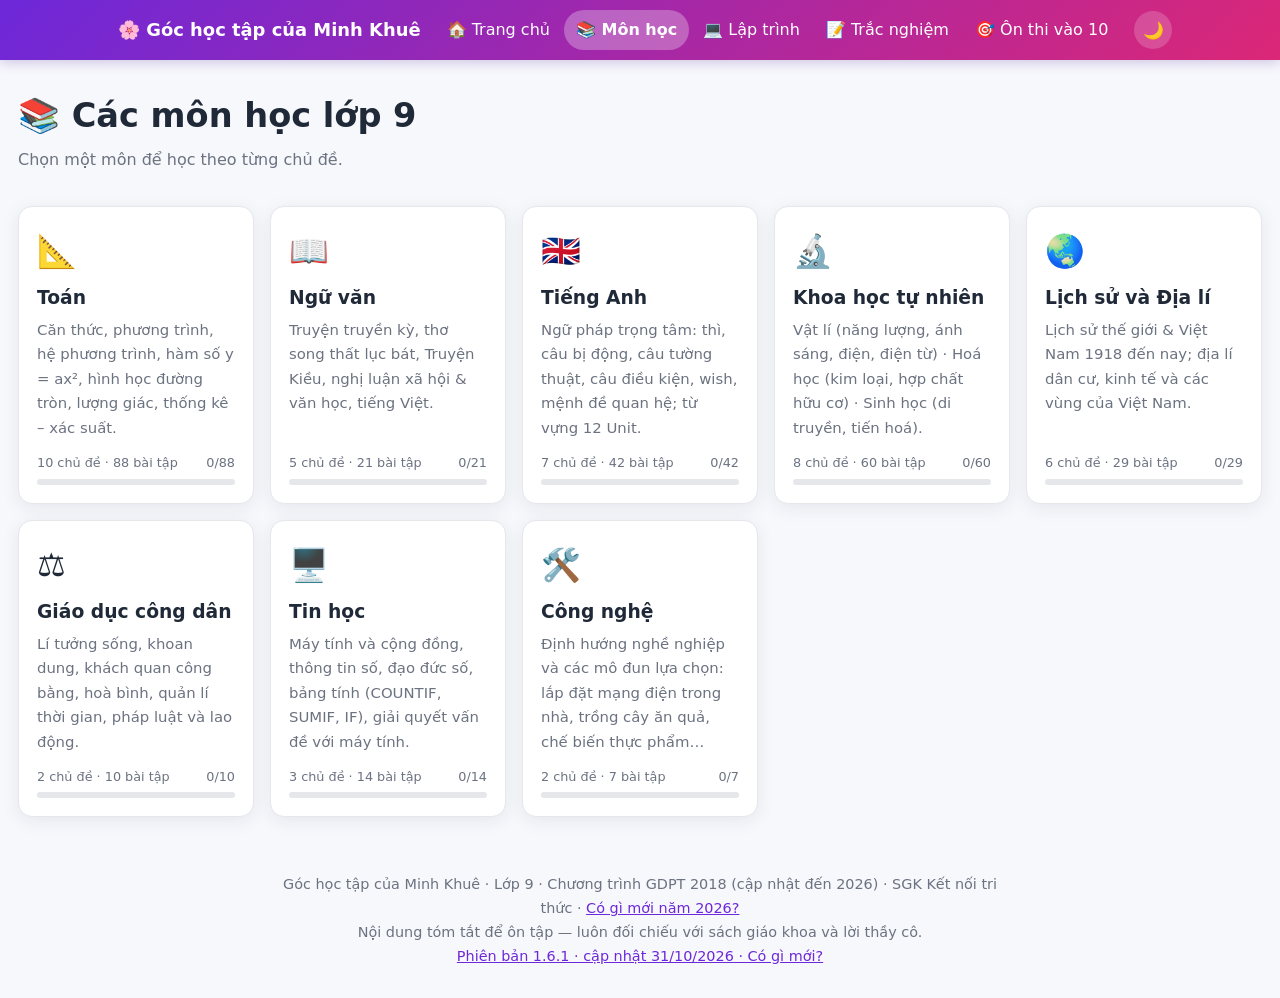
<file: mon.html>
<!DOCTYPE html>
<html lang="vi">
<head>
<meta charset="utf-8">
<meta name="viewport" content="width=device-width, initial-scale=1">
<title>Kiến thức các môn – Góc học tập của Minh Khuê</title>
<link rel="stylesheet" href="assets/style.css?v=1.6.1">
<script src="assets/phien-ban.js?v=1.6.1"></script>
<script src="assets/trang.js?v=1.6.1"></script>
<script src="assets/hinh.js?v=1.6.1"></script>
<script src="assets/du-lieu.js?v=1.6.1"></script>
<script src="assets/bai-hoc/toan.js?v=1.6.1"></script>
<script src="assets/bai-hoc/khtn.js?v=1.6.1"></script>
<script src="assets/bai-hoc/van-anh.js?v=1.6.1"></script>
<script src="assets/bai-hoc/khac.js?v=1.6.1"></script>
</head>
<body>
<main class="khung khung-rong" id="noiDung"></main>
<script>
// mon.html?mon=toan#pt-bac-hai
// Bo cuc (1.5): MOI LAN MOT CHU DE. Truoc day ca mon do vao mot trang (Toan 26.600 px may tinh, 35.400 px dien thoai).
// - Cot trai: danh sach chu de kem tien do bai tap tung chu de (dien thoai: o chon chu de dinh tren dau).
// - Giua: chu de dang chon = Li thuyet · Mo rong · Bai tap (thanh chuyen nhanh + loc bai theo muc) + Bai truoc / Bai sau.
// - #id tren URL chon chu de (lien ket tu o tim kiem trang chu van dung); chu de vua xem nho tren may -> "Tiep tuc hoc".
(function () {
  var nd = document.getElementById('noiDung');
  var MUC = { 1: ['m1', '🟢 Cơ bản'], 2: ['m2', '🟡 Vận dụng'], 3: ['m3', '🔴 Nâng cao'] };
  var id = new URLSearchParams(location.search).get('mon');
  var m = MON.filter(function (x) { return x.id === id; })[0];
  function el(the, lop, html) { var e = document.createElement(the); if (lop) e.className = lop; if (html != null) e.innerHTML = html; return e; }
  function vachTienDo(t) { return '<div class="thanh nho"><div style="width:' + (t.tong ? t.xong / t.tong * 100 : 0) + '%"></div></div>'; }

  if (!m) { // khong co ?mon= -> luoi cac mon
    nd.innerHTML = '<div class="dau-trang"><h1>📚 Các môn học lớp 9</h1><p>Chọn một môn để học theo từng chủ đề.</p></div><div class="luoi" id="dsMon"></div>';
    var luoi = nd.querySelector('#dsMon');
    MON.forEach(function (x) {
      var t = tienDo(x.id);
      luoi.appendChild(el('a', 'the the-mon', '<div class="bieu">' + x.bieu + '</div><h3>' + x.ten + '</h3><p>' + x.moTa + '</p>' +
        '<div class="the-chan"><span>' + x.bai.length + ' chủ đề · ' + t.tong + ' bài tập</span><span>' + t.xong + '/' + t.tong + '</span></div>' + vachTienDo(t))).href = 'mon.html?mon=' + x.id;
    });
    return;
  }

  document.title = m.ten + ' lớp 9 – Góc học tập của Minh Khuê';
  var mr = (window.MO_RONG || {})[m.id] || {};

  // ---- Khung trang mon ----
  nd.innerHTML =
    '<div class="dau-mon"><div class="dau-mon-chu"><div class="dau-mon-bieu">' + m.bieu + '</div><div><h1>' + m.ten + ' lớp 9</h1><p>' + m.moTa + '</p></div></div>' +
    '<div class="dau-mon-phai"><div id="tienDoMon" class="tien-do-mon"></div>' +
    '<a class="nut" href="trac-nghiem.html?mon=' + m.id + '">📝 Trắc nghiệm</a></div></div>' +
    '<div class="chon-dt"><label for="chonChuDe">Chủ đề</label><select id="chonChuDe"></select></div>' +
    '<div class="bo-cuc-mon"><aside class="muc-luc" id="mucLuc" aria-label="Danh sách chủ đề"></aside><article id="chuDe" class="chu-de"></article></div>';
  var mucLuc = nd.querySelector('#mucLuc'), chon = nd.querySelector('#chonChuDe'), vung = nd.querySelector('#chuDe');

  m.bai.forEach(function (b, i) {
    var o = document.createElement('option'); o.value = b.id; o.textContent = (i + 1) + '. ' + b.ten; chon.appendChild(o);
  });
  chon.addEventListener('change', function () { location.hash = chon.value; });

  function veMucLuc(dangId) {
    var html = '<div class="muc-luc-tieu">Chủ đề</div>';
    m.bai.forEach(function (b, i) {
      var t = tienDo(m.id, b.id);
      html += '<a href="#' + b.id + '" class="ml-muc' + (b.id === dangId ? ' dang' : '') + '"' + (b.id === dangId ? ' aria-current="true"' : '') + '>' +
        '<span class="ml-so">' + (i + 1) + '</span><span class="ml-ten">' + b.ten + '</span>' +
        (t.tong ? '<span class="ml-td' + (t.xong === t.tong ? ' du' : '') + '">' + t.xong + '/' + t.tong + '</span>' : '') + '</a>';
    });
    html += '<details class="mon-khac"><summary>Môn khác</summary>' + MON.filter(function (x) { return x.id !== m.id; }).map(function (x) {
      return '<a href="mon.html?mon=' + x.id + '">' + x.bieu + ' ' + x.ten + '</a>';
    }).join('') + '</details>';
    mucLuc.innerHTML = html;
  }

  function veTienDoMon() {
    var t = tienDo(m.id);
    nd.querySelector('#tienDoMon').innerHTML = '<div class="tdm-so"><b>' + t.xong + '</b>/' + t.tong + ' bài tập đã làm</div>' + vachTienDo(t);
  }

  function veChuDe(bid) {
    var i = Math.max(0, m.bai.findIndex(function (b) { return b.id === bid; }));
    var b = m.bai[i], them = mr[b.id] || {}, bt = them.bt || [];
    localStorage.setItem('hoc-do:' + m.id, b.id);
    localStorage.setItem('hoc-do-cuoi', JSON.stringify({ mon: m.id, bai: b.id }));
    chon.value = b.id;
    veMucLuc(b.id);

    var nhay = '<a href="#lt-' + b.id + '" data-cuon>📖 Lí thuyết</a>' + (them.ly ? '<a href="#mr-' + b.id + '" data-cuon>🧠 Mở rộng</a>' : '') +
      (bt.length ? '<a href="#bt-' + b.id + '" data-cuon>📝 Bài tập <span class="dem">' + bt.length + '</span></a>' : '');
    var anML = document.querySelector('.bo-cuc-mon').classList.contains('thu-gon');
    var html = '<div class="chu-de-dau"><div class="chu-de-hang"><div class="chu-de-so">Chủ đề ' + (i + 1) + '/' + m.bai.length + '</div>' +
      '<button class="nut-ml" id="nutML" aria-pressed="' + anML + '">' + (anML ? '☰ Chủ đề' : '⇤ Ẩn mục lục') + '</button></div><h2>' + b.ten + '</h2>' +
      '<nav class="nhay" aria-label="Phần trong chủ đề">' + nhay + '</nav></div>' +
      '<section class="khoi" id="lt-' + b.id + '"><h3 class="khoi-tieu">📖 Lí thuyết trọng tâm</h3>' + b.noi + '</section>';
    if (them.ly) html += '<section class="khoi" id="mr-' + b.id + '"><h3 class="khoi-tieu">🧠 Mở rộng: dạng bài, ví dụ mẫu, lỗi hay mắc</h3>' + them.ly + '</section>';
    if (bt.length) {
      html += '<section class="khoi" id="bt-' + b.id + '"><div class="bt-dau"><h3 class="khoi-tieu">📝 Bài tập ôn luyện</h3><div class="loc" role="group" aria-label="Lọc theo mức">' +
        '<button class="chip dang" data-loc="0">Tất cả</button>' + [1, 2, 3].map(function (k) {
          var n = bt.filter(function (x) { return x[0] === k; }).length;
          return n ? '<button class="chip ' + MUC[k][0] + '" data-loc="' + k + '">' + MUC[k][1] + ' <span class="dem">' + n + '</span></button>' : '';
        }).join('') + '</div></div><div id="tdChuDe" class="td-chu-de"></div>';
      [1, 2, 3].forEach(function (k) {
        var ds = bt.filter(function (x) { return x[0] === k; });
        if (!ds.length) return;
        html += '<div class="nhom-muc" data-muc="' + k + '"><div class="bt-muc"><span class="nhan ' + MUC[k][0] + '">' + MUC[k][1] + '</span></div>';
        ds.forEach(function (x) {
          var so = bt.indexOf(x);
          html += '<div class="bt"><input type="checkbox" id="c-' + b.id + '-' + so + '" data-k="bt:' + m.id + ':' + b.id + ':' + so + '" aria-label="Đánh dấu bài ' + (so + 1) + ' đã làm">' +
            '<div class="de"><label for="c-' + b.id + '-' + so + '"><b>Bài ' + (so + 1) + '.</b></label> ' + x[1] +
            '<details><summary>Xem lời giải</summary><div class="loi-giai">' + x[2] + '</div></details></div></div>';
        });
        html += '</div>';
      });
      html += '</section>';
    }
    var truoc = m.bai[i - 1], sau = m.bai[i + 1];
    html += '<nav class="truoc-sau" aria-label="Chuyển chủ đề">' +
      (truoc ? '<a href="#' + truoc.id + '" class="ts-truoc"><small>← Chủ đề trước</small><span>' + truoc.ten + '</span></a>' : '<span></span>') +
      (sau ? '<a href="#' + sau.id + '" class="ts-sau"><small>Chủ đề tiếp theo →</small><span>' + sau.ten + '</span></a>'
           : '<a href="trac-nghiem.html?mon=' + m.id + '" class="ts-sau"><small>Hết chủ đề →</small><span>Làm trắc nghiệm ' + m.ten + '</span></a>') + '</nav>';
    vung.innerHTML = html;
    veHinh(vung);
    // Cac hinh dung LIEN NHAU -> gom vao mot hang luoi: cot rong thi nam canh nhau, hep thi tu xuong dong
    // (truoc: xep chong doc, moi hinh mot hang, bo trong hai ben cot 1100 px)
    vung.querySelectorAll('figure.hinh').forEach(function (f) {
      if (f.parentNode.classList.contains('hang-hinh')) return;
      var nhom = [f], k = f.nextElementSibling;
      while (k && k.matches('figure.hinh')) { nhom.push(k); k = k.nextElementSibling; }
      if (nhom.length < 2) return;
      var hang = document.createElement('div'); hang.className = 'hang-hinh';
      f.parentNode.insertBefore(hang, f);
      nhom.forEach(function (x) { hang.appendChild(x); });
    });

    // O "da lam": luu tren may, cap nhat tien do chu de + mon + muc luc ngay
    function capNhat() {
      var t = tienDo(m.id, b.id), td = vung.querySelector('#tdChuDe');
      if (td) td.innerHTML = '✅ Chủ đề này: <b>' + t.xong + '</b>/' + t.tong + ' bài' + vachTienDo(t);
      veTienDoMon(); veMucLuc(b.id);
    }
    vung.querySelectorAll('.bt input').forEach(function (c) {
      c.checked = localStorage.getItem(c.dataset.k) === '1';
      c.closest('.bt').classList.toggle('xong', c.checked);
      c.addEventListener('change', function () {
        if (c.checked) localStorage.setItem(c.dataset.k, '1'); else localStorage.removeItem(c.dataset.k);
        c.closest('.bt').classList.toggle('xong', c.checked);
        capNhat();
      });
    });
    vung.querySelectorAll('[data-loc]').forEach(function (nut) {
      nut.addEventListener('click', function () {
        var k = nut.dataset.loc;
        vung.querySelectorAll('[data-loc]').forEach(function (x) { x.classList.toggle('dang', x === nut); });
        vung.querySelectorAll('.nhom-muc').forEach(function (g) { g.classList.toggle('an', k !== '0' && g.dataset.muc !== k); });
      });
    });
    // Lien ket trong chu de: cuon toi khoi, KHONG doi #hash (hash dung de chon chu de)
    vung.querySelectorAll('[data-cuon]').forEach(function (a) {
      a.addEventListener('click', function (e) { e.preventDefault(); var t = document.querySelector(a.getAttribute('href')); if (t) t.scrollIntoView({ behavior: 'smooth' }); });
    });
    // An / hien muc luc de cot noi dung chiem tron chieu ngang; nho lua chon tren may
    vung.querySelector('#nutML').addEventListener('click', function () {
      var an = !document.querySelector('.bo-cuc-mon').classList.contains('thu-gon');
      localStorage.setItem('an-muc-luc', an ? '1' : '0');
      datMucLuc(an);
    });
    capNhat();
  }

  function datMucLuc(an) {
    document.querySelector('.bo-cuc-mon').classList.toggle('thu-gon', an);
    var n = document.getElementById('nutML');
    if (n) { n.textContent = an ? '☰ Chủ đề' : '⇤ Ẩn mục lục'; n.setAttribute('aria-pressed', String(an)); }
  }
  datMucLuc(localStorage.getItem('an-muc-luc') === '1');

  function theoHash(cuon) {
    var h = decodeURIComponent(location.hash.slice(1));
    var bid = m.bai.some(function (b) { return b.id === h; }) ? h : (localStorage.getItem('hoc-do:' + m.id) || m.bai[0].id);
    veChuDe(bid);
    if (cuon) window.scrollTo({ top: nd.querySelector('.bo-cuc-mon').offsetTop - 70, behavior: 'smooth' });
  }
  window.addEventListener('hashchange', function () { theoHash(true); });
  theoHash(false);
})();
</script>
</body>
</html>
</file>
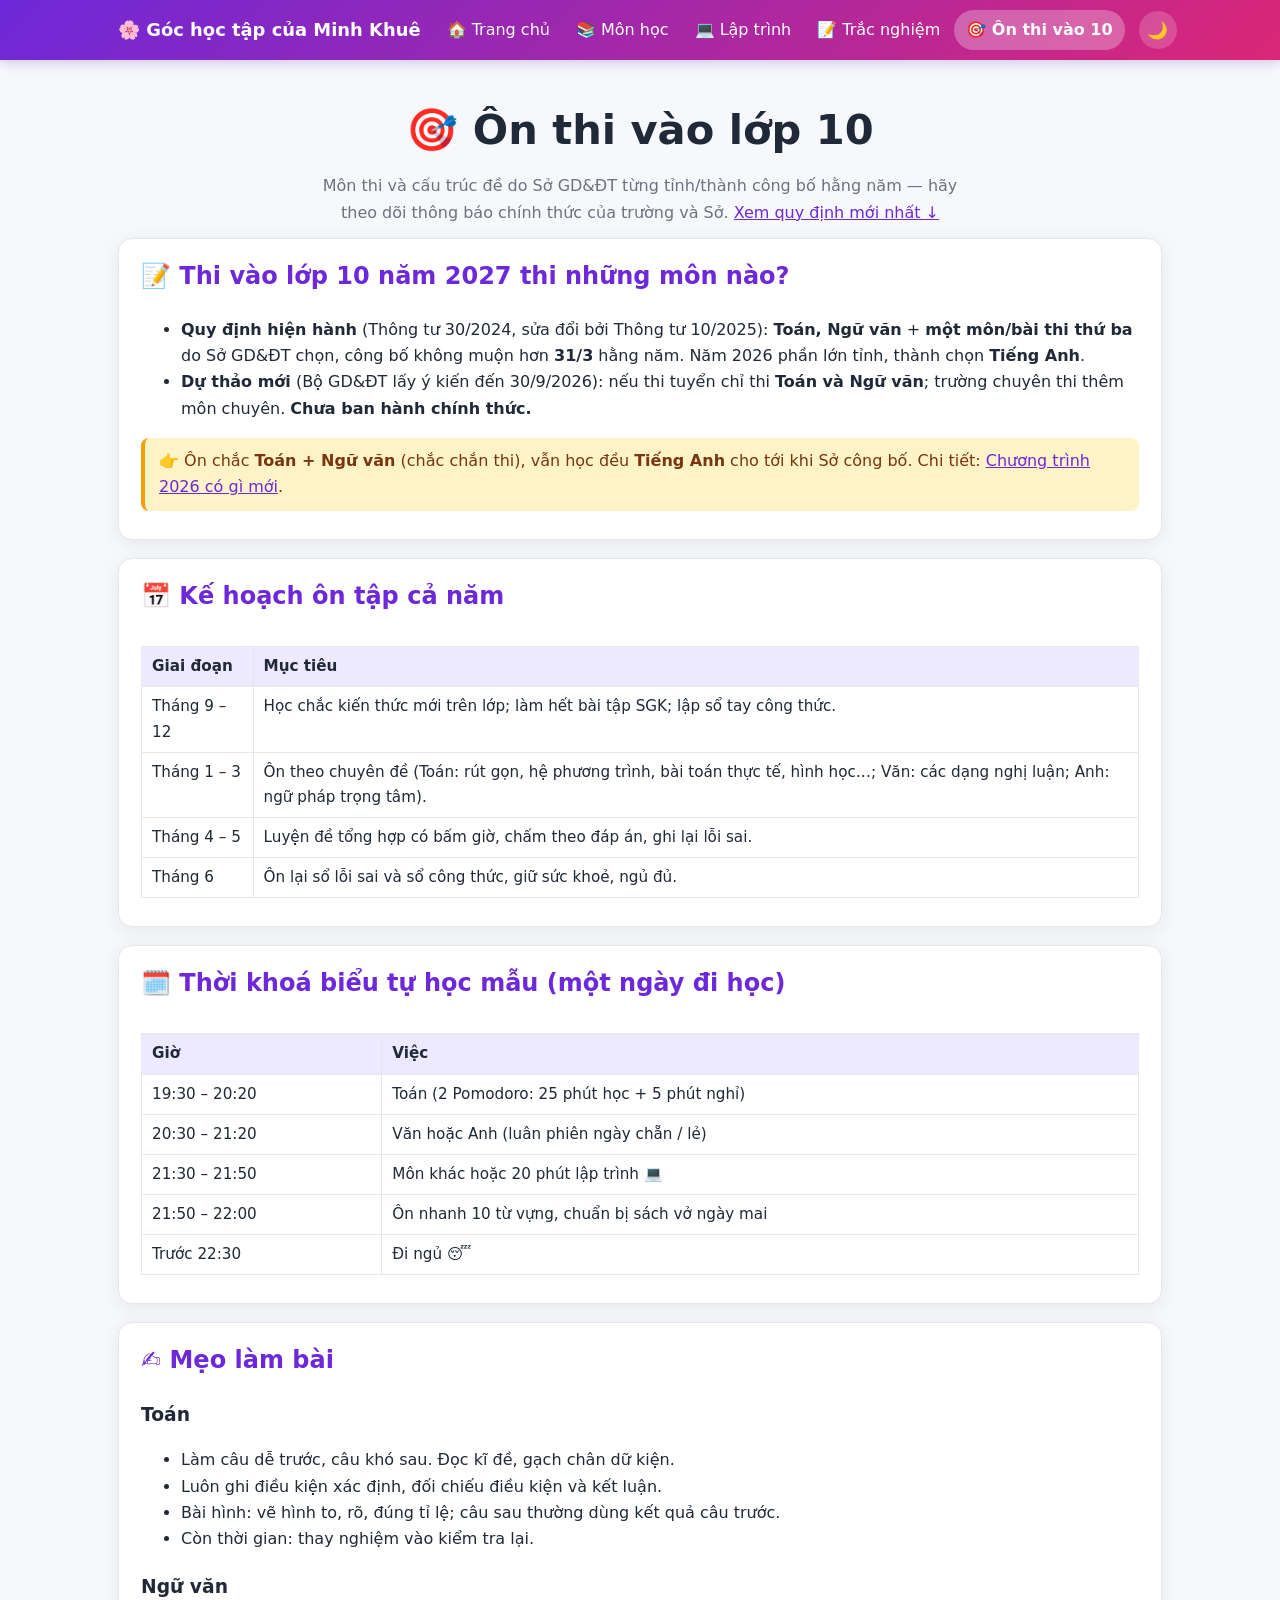
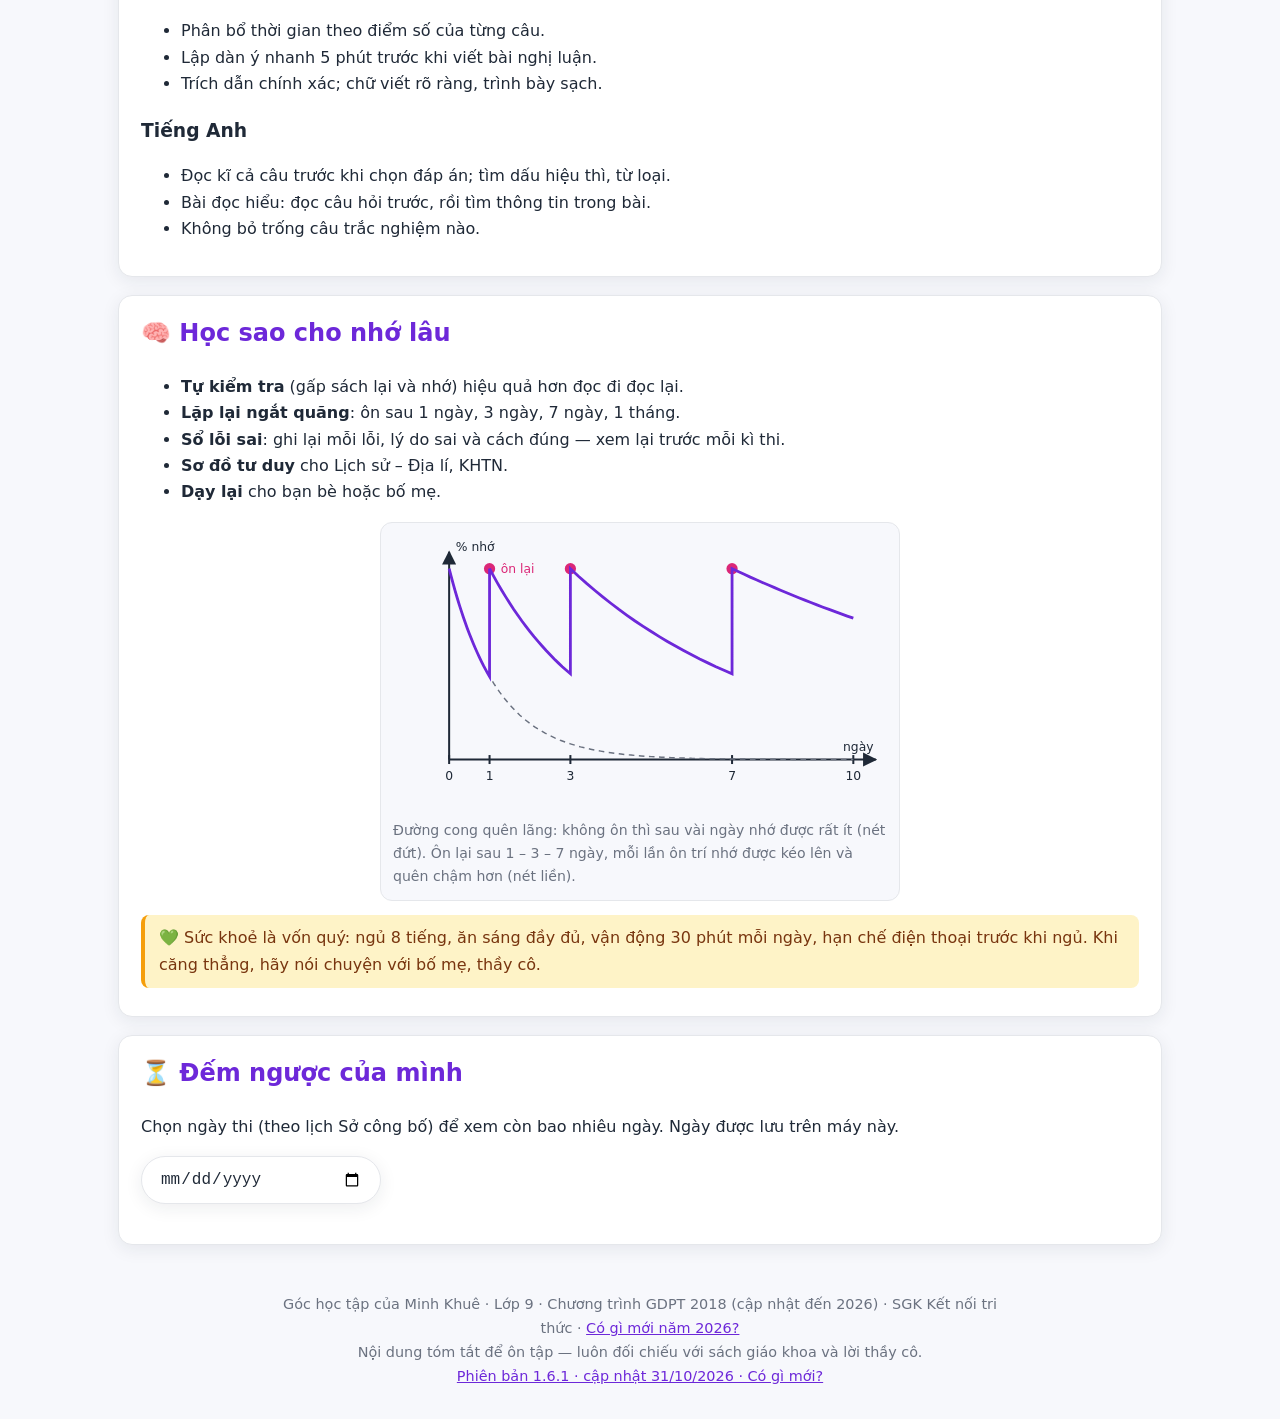
<file: on-thi.html>
<!DOCTYPE html>
<html lang="vi">
<head>
<meta charset="utf-8">
<meta name="viewport" content="width=device-width, initial-scale=1">
<title>Ôn thi vào 10 – Góc học tập của Minh Khuê</title>
<link rel="stylesheet" href="assets/style.css?v=1.6.1">
<script src="assets/phien-ban.js?v=1.6.1"></script>
<script src="assets/trang.js?v=1.6.1"></script>
<script src="assets/hinh.js?v=1.6.1"></script>
</head>
<body>
<main class="khung">
<div class="bia"><h1>🎯 Ôn thi vào lớp 10</h1>
<p>Môn thi và cấu trúc đề do Sở GD&ĐT từng tỉnh/thành công bố hằng năm — hãy theo dõi thông báo chính thức của trường và Sở. <a href="#mon-thi">Xem quy định mới nhất ↓</a></p></div>

<section class="bai" id="mon-thi">
  <h2>📝 Thi vào lớp 10 năm 2027 thi những môn nào?</h2>
  <ul>
    <li><b>Quy định hiện hành</b> (Thông tư 30/2024, sửa đổi bởi Thông tư 10/2025): <b>Toán, Ngữ văn</b> + <b>một môn/bài thi thứ ba</b> do Sở GD&amp;ĐT chọn, công bố không muộn hơn <b>31/3</b> hằng năm. Năm 2026 phần lớn tỉnh, thành chọn <b>Tiếng Anh</b>.</li>
    <li><b>Dự thảo mới</b> (Bộ GD&amp;ĐT lấy ý kiến đến 30/9/2026): nếu thi tuyển chỉ thi <b>Toán và Ngữ văn</b>; trường chuyên thi thêm môn chuyên. <b>Chưa ban hành chính thức.</b></li>
  </ul>
  <div class="meo">👉 Ôn chắc <b>Toán + Ngữ văn</b> (chắc chắn thi), vẫn học đều <b>Tiếng Anh</b> cho tới khi Sở công bố. Chi tiết: <a href="cap-nhat-2026.html">Chương trình 2026 có gì mới</a>.</div>
</section>

<section class="bai">
  <h2>📅 Kế hoạch ôn tập cả năm</h2>
  <div class="cuon"><table>
    <tr><th>Giai đoạn</th><th>Mục tiêu</th></tr>
    <tr><td>Tháng 9 – 12</td><td>Học chắc kiến thức mới trên lớp; làm hết bài tập SGK; lập sổ tay công thức.</td></tr>
    <tr><td>Tháng 1 – 3</td><td>Ôn theo chuyên đề (Toán: rút gọn, hệ phương trình, bài toán thực tế, hình học…; Văn: các dạng nghị luận; Anh: ngữ pháp trọng tâm).</td></tr>
    <tr><td>Tháng 4 – 5</td><td>Luyện đề tổng hợp có bấm giờ, chấm theo đáp án, ghi lại lỗi sai.</td></tr>
    <tr><td>Tháng 6</td><td>Ôn lại sổ lỗi sai và sổ công thức, giữ sức khoẻ, ngủ đủ.</td></tr>
  </table></div>
</section>

<section class="bai">
  <h2>🗓️ Thời khoá biểu tự học mẫu (một ngày đi học)</h2>
  <div class="cuon"><table>
    <tr><th>Giờ</th><th>Việc</th></tr>
    <tr><td>19:30 – 20:20</td><td>Toán (2 Pomodoro: 25 phút học + 5 phút nghỉ)</td></tr>
    <tr><td>20:30 – 21:20</td><td>Văn hoặc Anh (luân phiên ngày chẵn / lẻ)</td></tr>
    <tr><td>21:30 – 21:50</td><td>Môn khác hoặc 20 phút lập trình 💻</td></tr>
    <tr><td>21:50 – 22:00</td><td>Ôn nhanh 10 từ vựng, chuẩn bị sách vở ngày mai</td></tr>
    <tr><td>Trước 22:30</td><td>Đi ngủ 😴</td></tr>
  </table></div>
</section>

<section class="bai">
  <h2>✍️ Mẹo làm bài</h2>
  <h3>Toán</h3>
  <ul><li>Làm câu dễ trước, câu khó sau. Đọc kĩ đề, gạch chân dữ kiện.</li>
  <li>Luôn ghi điều kiện xác định, đối chiếu điều kiện và kết luận.</li>
  <li>Bài hình: vẽ hình to, rõ, đúng tỉ lệ; câu sau thường dùng kết quả câu trước.</li>
  <li>Còn thời gian: thay nghiệm vào kiểm tra lại.</li></ul>
  <h3>Ngữ văn</h3>
  <ul><li>Phân bổ thời gian theo điểm số của từng câu.</li>
  <li>Lập dàn ý nhanh 5 phút trước khi viết bài nghị luận.</li>
  <li>Trích dẫn chính xác; chữ viết rõ ràng, trình bày sạch.</li></ul>
  <h3>Tiếng Anh</h3>
  <ul><li>Đọc kĩ cả câu trước khi chọn đáp án; tìm dấu hiệu thì, từ loại.</li>
  <li>Bài đọc hiểu: đọc câu hỏi trước, rồi tìm thông tin trong bài.</li>
  <li>Không bỏ trống câu trắc nghiệm nào.</li></ul>
</section>

<section class="bai">
  <h2>🧠 Học sao cho nhớ lâu</h2>
  <ul>
    <li><b>Tự kiểm tra</b> (gấp sách lại và nhớ) hiệu quả hơn đọc đi đọc lại.</li>
    <li><b>Lặp lại ngắt quãng</b>: ôn sau 1 ngày, 3 ngày, 7 ngày, 1 tháng.</li>
    <li><b>Sổ lỗi sai</b>: ghi lại mỗi lỗi, lý do sai và cách đúng — xem lại trước mỗi kì thi.</li>
    <li><b>Sơ đồ tư duy</b> cho Lịch sử – Địa lí, KHTN.</li>
    <li><b>Dạy lại</b> cho bạn bè hoặc bố mẹ.</li>
  </ul>
  <figure class="hinh" data-hinh="duong-quen"></figure>
<div class="meo">💚 Sức khoẻ là vốn quý: ngủ 8 tiếng, ăn sáng đầy đủ, vận động 30 phút mỗi ngày, hạn chế điện thoại trước khi ngủ. Khi căng thẳng, hãy nói chuyện với bố mẹ, thầy cô.</div>
</section>

<section class="bai">
  <h2>⏳ Đếm ngược của mình</h2>
  <p>Chọn ngày thi (theo lịch Sở công bố) để xem còn bao nhiêu ngày. Ngày được lưu trên máy này.</p>
  <input type="date" id="ngayThi" class="o-tim" style="margin:0;max-width:240px">
  <p id="conLai" style="font-size:1.4rem;font-weight:700;color:var(--chinh)"></p>
</section>
</main>
<script>
veHinh();
(function () {
  var o = document.getElementById('ngayThi'), kq = document.getElementById('conLai');
  function tinh() {
    if (!o.value) { kq.textContent = ''; return; }
    var p = o.value.split('-');
    var thi = new Date(+p[0], +p[1] - 1, +p[2]);
    var homNay = new Date(); homNay.setHours(0, 0, 0, 0);
    var ngay = Math.round((thi - homNay) / 86400000);
    kq.textContent = ngay > 0 ? 'Còn ' + ngay + ' ngày — cố lên Minh Khuê! 💪' : (ngay === 0 ? 'Hôm nay thi — bình tĩnh, tự tin nhé! 🍀' : 'Kì thi đã qua. Chúc mừng vì đã cố gắng! 🎉');
  }
  o.value = localStorage.getItem('ngay-thi') || '';
  o.addEventListener('change', function () { localStorage.setItem('ngay-thi', o.value); tinh(); });
  tinh();
})();
</script>
</body>
</html>
</file>
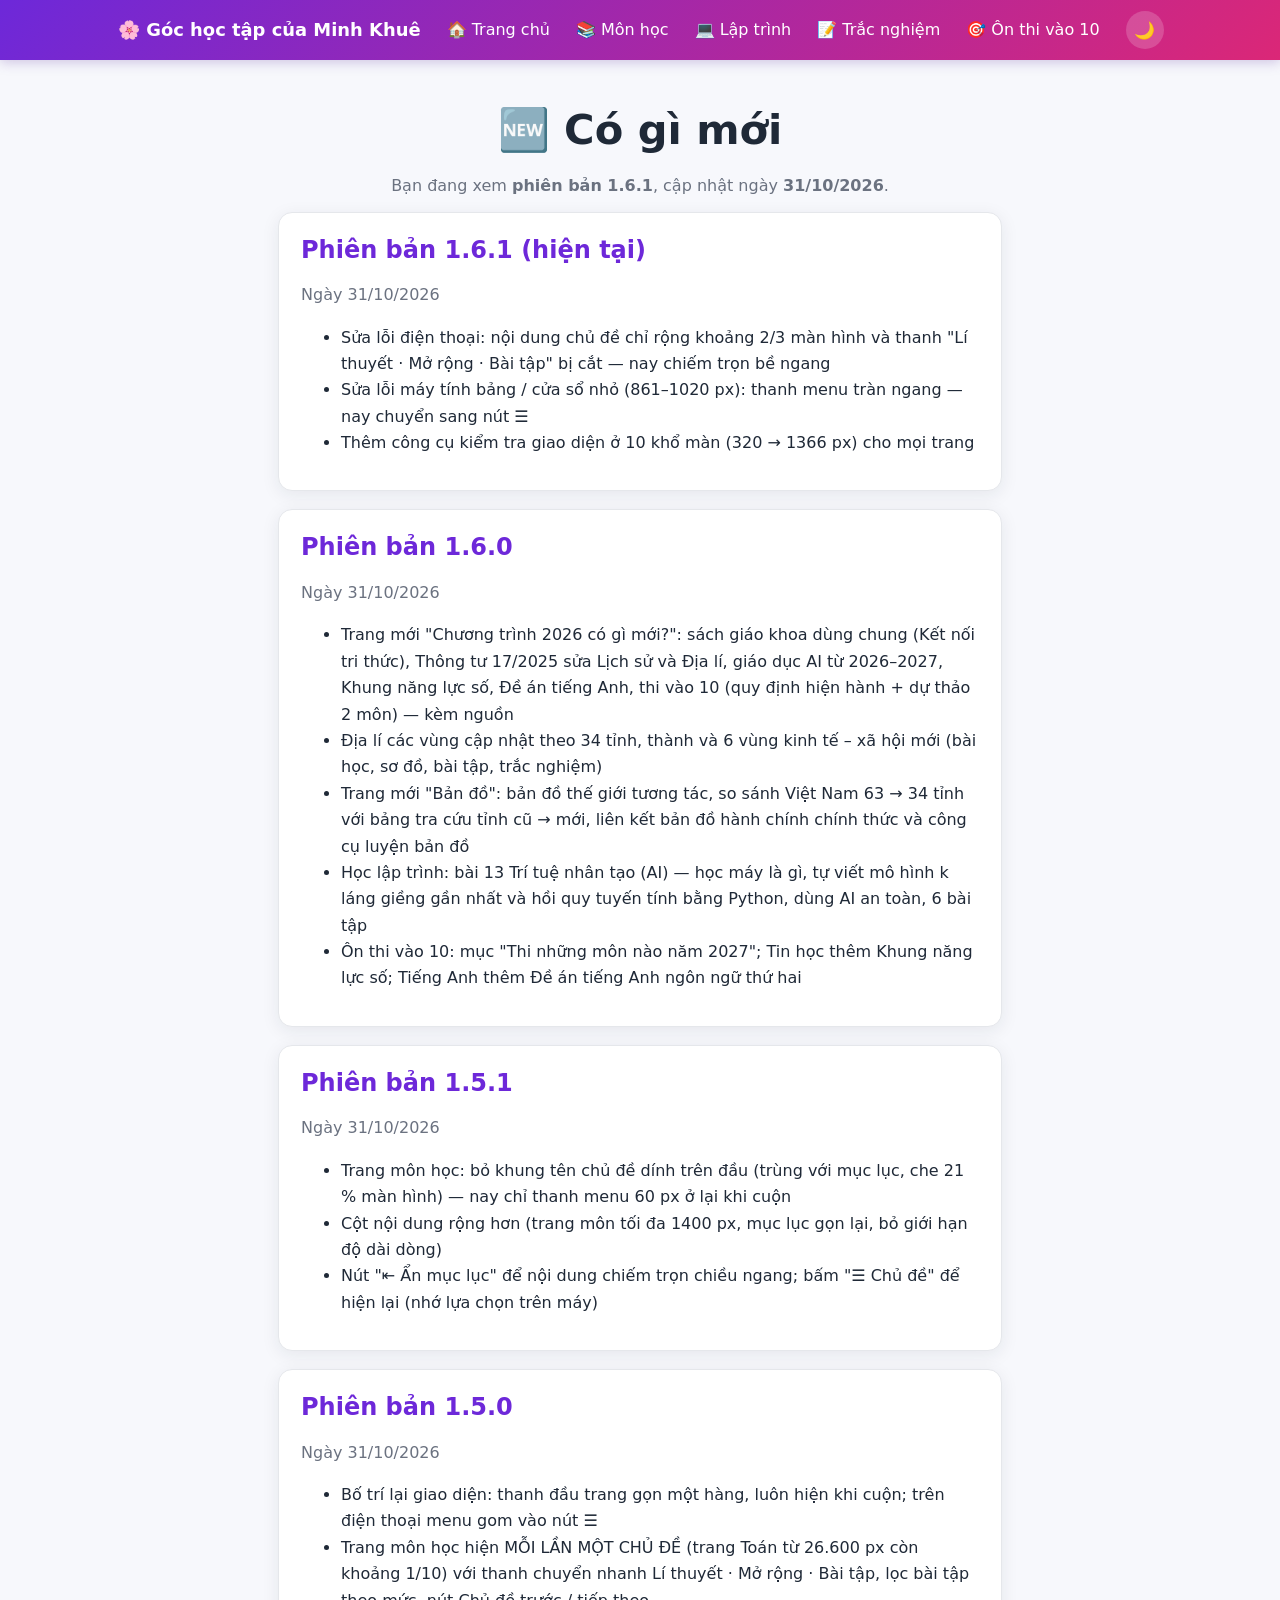
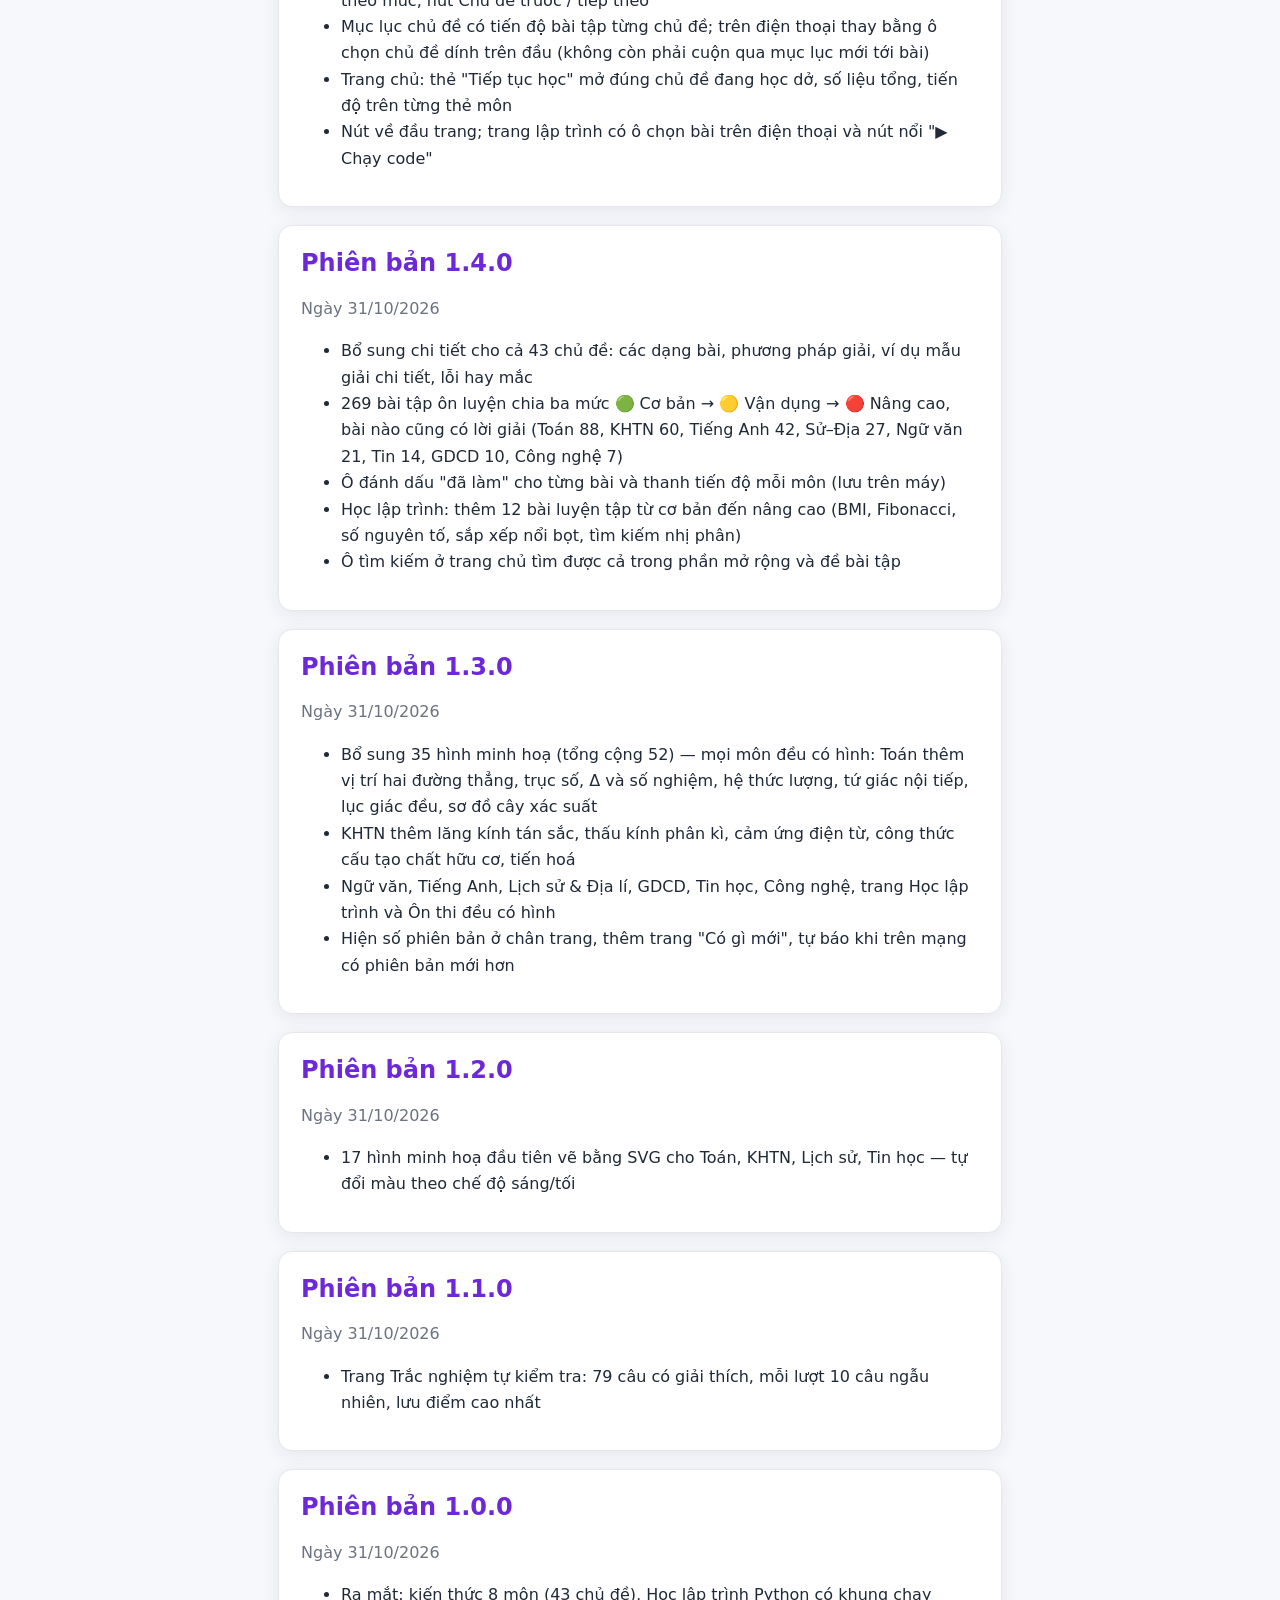
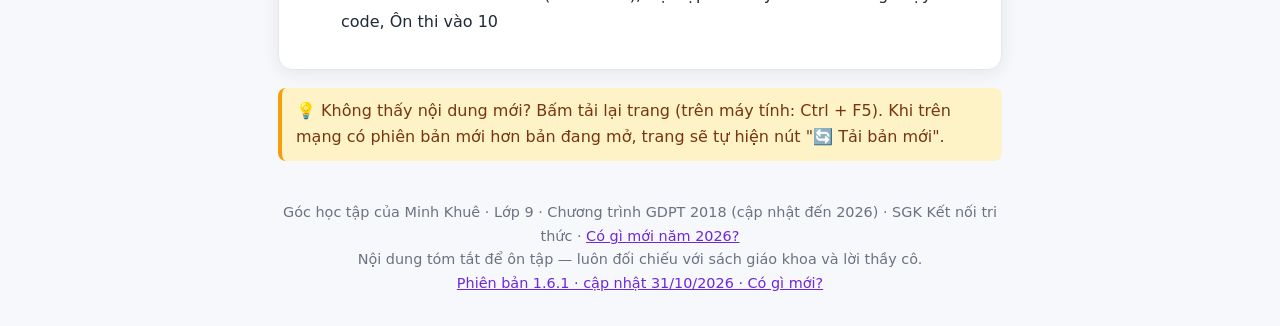
<file: phien-ban.html>
<!DOCTYPE html>
<html lang="vi">
<head>
<meta charset="utf-8">
<meta name="viewport" content="width=device-width, initial-scale=1">
<title>Có gì mới – Góc học tập của Minh Khuê</title>
<link rel="stylesheet" href="assets/style.css?v=1.6.1">
<script src="assets/phien-ban.js?v=1.6.1"></script>
<script src="assets/trang.js?v=1.6.1"></script>
</head>
<body>
<main class="khung" style="max-width:760px" id="noiDung"></main>
<script>
// Trang "Co gi moi": doc lich su tu PHIEN_BAN (nguon duy nhat), khong chep tay noi dung o day
document.addEventListener('DOMContentLoaded', function () {
  var pb = window.PHIEN_BAN, nd = document.getElementById('noiDung');
  var dau = document.createElement('div'); dau.className = 'bia';
  dau.innerHTML = '<h1>🆕 Có gì mới</h1><p>Bạn đang xem <b></b>, cập nhật ngày <b></b>.</p>';
  dau.querySelectorAll('b')[0].textContent = 'phiên bản ' + pb.so;
  dau.querySelectorAll('b')[1].textContent = pb.ngay;
  nd.appendChild(dau);
  pb.lichSu.forEach(function (b, i) {
    var sec = document.createElement('section'); sec.className = 'bai';
    var h = document.createElement('h2'); h.textContent = 'Phiên bản ' + b.so + (i === 0 ? ' (hiện tại)' : '');
    var n = document.createElement('p'); n.style.color = 'var(--phu)'; n.style.marginTop = '-8px'; n.textContent = 'Ngày ' + b.ngay;
    var ul = document.createElement('ul');
    b.moi.forEach(function (x) { var li = document.createElement('li'); li.textContent = x; ul.appendChild(li); });
    sec.appendChild(h); sec.appendChild(n); sec.appendChild(ul); nd.appendChild(sec);
  });
  var meo = document.createElement('div'); meo.className = 'meo';
  meo.textContent = '💡 Không thấy nội dung mới? Bấm tải lại trang (trên máy tính: Ctrl + F5). Khi trên mạng có phiên bản mới hơn bản đang mở, trang sẽ tự hiện nút "🔄 Tải bản mới".';
  nd.appendChild(meo);
});
</script>
</body>
</html>
</file>
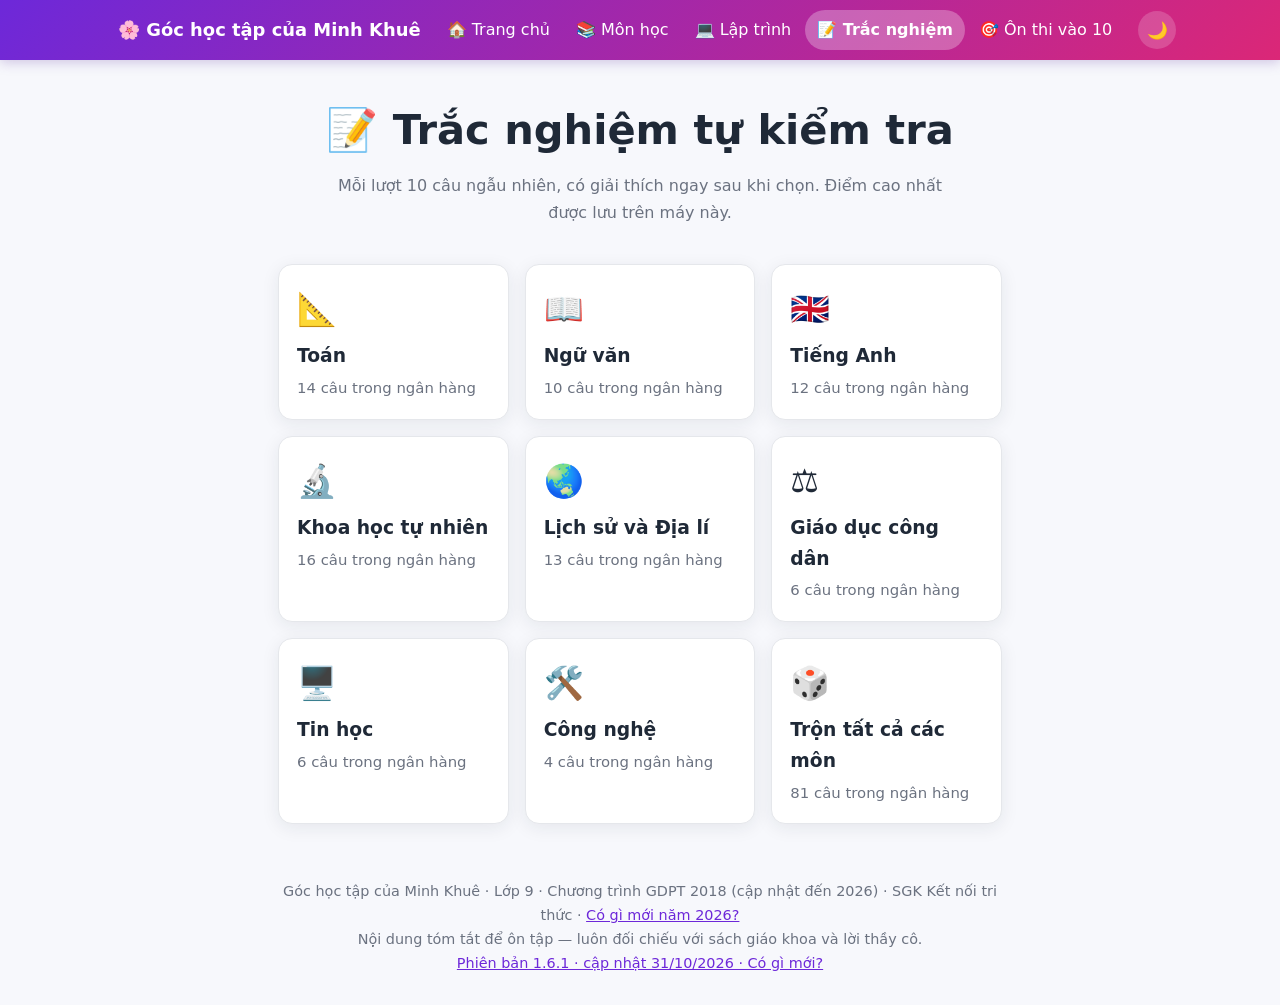
<file: trac-nghiem.html>
<!DOCTYPE html>
<html lang="vi">
<head>
<meta charset="utf-8">
<meta name="viewport" content="width=device-width, initial-scale=1">
<title>Trắc nghiệm tự kiểm tra – Góc học tập của Minh Khuê</title>
<link rel="stylesheet" href="assets/style.css?v=1.6.1">
<script src="assets/phien-ban.js?v=1.6.1"></script>
<script src="assets/trang.js?v=1.6.1"></script>
<script src="assets/du-lieu.js?v=1.6.1"></script>
<script src="assets/trac-nghiem.js?v=1.6.1"></script>
</head>
<body>
<main class="khung" id="noiDung" style="max-width:760px"></main>
<script>
// trac-nghiem.html            -> chon mon (kem diem cao nhat da luu)
// trac-nghiem.html?mon=toan   -> lam bai: SO_CAU cau ngau nhien, lua chon dao thu tu
// trac-nghiem.html?mon=tat-ca -> tron cau hoi moi mon
(function () {
  var SO_CAU = 10;
  var nd = document.getElementById('noiDung');

  function tron(a) { // Fisher–Yates: moi lan lam bai mot thu tu khac, khong hoc thuoc vi tri dap an
    a = a.slice();
    for (var i = a.length - 1; i > 0; i--) { var j = Math.floor(Math.random() * (i + 1)); var t = a[i]; a[i] = a[j]; a[j] = t; }
    return a;
  }
  function el(the, lop, chu) { var e = document.createElement(the); if (lop) e.className = lop; if (chu != null) e.textContent = chu; return e; }
  function monTheoId(id) { return MON.filter(function (m) { return m.id === id; })[0]; }
  function diemCao(id) { var v = localStorage.getItem('tn-' + id); return v === null ? null : +v; }

  function trangChon() {
    nd.innerHTML = '<div class="bia"><h1>📝 Trắc nghiệm tự kiểm tra</h1><p>Mỗi lượt ' + SO_CAU +
      ' câu ngẫu nhiên, có giải thích ngay sau khi chọn. Điểm cao nhất được lưu trên máy này.</p></div>';
    var luoi = el('div', 'luoi');
    var ds = MON.filter(function (m) { return TRAC_NGHIEM[m.id]; }).map(function (m) {
      return { id: m.id, bieu: m.bieu, ten: m.ten, n: TRAC_NGHIEM[m.id].length };
    });
    var tong = ds.reduce(function (s, x) { return s + x.n; }, 0);
    ds.push({ id: 'tat-ca', bieu: '🎲', ten: 'Trộn tất cả các môn', n: tong });
    ds.forEach(function (x) {
      var a = el('a', 'the'); a.href = 'trac-nghiem.html?mon=' + x.id;
      a.appendChild(el('div', 'bieu', x.bieu));
      a.appendChild(el('h3', null, x.ten));
      var d = diemCao(x.id);
      a.appendChild(el('p', null, x.n + ' câu trong ngân hàng' + (d === null ? '' : ' · Cao nhất: ' + String(d).replace('.', ',') + '/10')));
      luoi.appendChild(a);
    });
    nd.appendChild(luoi);
  }

  function lamBai(id) {
    var m = monTheoId(id);
    var nguon;
    if (id === 'tat-ca') {
      nguon = [];
      Object.keys(TRAC_NGHIEM).forEach(function (k) {
        var mm = monTheoId(k);
        TRAC_NGHIEM[k].forEach(function (q) { nguon.push(Object.assign({ mon: mm ? mm.ten : k }, q)); });
      });
    } else {
      nguon = TRAC_NGHIEM[id];
    }
    if (!nguon || (!m && id !== 'tat-ca')) { trangChon(); return; }
    var tieuDe = id === 'tat-ca' ? '🎲 Trộn tất cả các môn' : m.bieu + ' ' + m.ten;
    document.title = 'Trắc nghiệm ' + (m ? m.ten : 'tổng hợp') + ' – Góc học tập của Minh Khuê';

    // Moi cau: dao lua chon, nho vi tri dap an moi
    var bo = tron(nguon).slice(0, SO_CAU).map(function (q) {
      var thuTu = tron(q.c.map(function (_, i) { return i; }));
      return { q: q, c: thuTu.map(function (i) { return q.c[i]; }), d: thuTu.indexOf(q.d), chon: null };
    });
    var i = 0, dung = 0;

    function veCau() {
      var x = bo[i];
      nd.innerHTML = '';
      nd.appendChild(el('h1', null, tieuDe));
      var thanh = el('div', 'thanh'); var dai = el('div'); dai.style.width = (i / bo.length * 100) + '%'; thanh.appendChild(dai);
      nd.appendChild(thanh);
      var cau = el('div', 'cau');
      cau.appendChild(el('div', 'so', 'Câu ' + (i + 1) + ' / ' + bo.length + (x.q.mon ? ' · ' + x.q.mon : '') + ' · Đúng: ' + dung));
      cau.appendChild(el('h3', null, x.q.h));
      var nut = x.c.map(function (chu, k) {
        var b = el('button', 'lua-chon', String.fromCharCode(65 + k) + '. ' + chu);
        b.addEventListener('click', function () { traLoi(k); });
        cau.appendChild(b);
        return b;
      });
      var giai = el('div', 'giai an'); cau.appendChild(giai);
      var tiep = el('button', 'nut an', i + 1 < bo.length ? 'Câu tiếp →' : 'Xem kết quả 🏁');
      tiep.addEventListener('click', function () { i++; if (i < bo.length) veCau(); else ketQua(); });
      cau.appendChild(tiep);
      nd.appendChild(cau);

      function traLoi(k) {
        x.chon = k;
        if (k === x.d) dung++;
        nut.forEach(function (b, j) {
          b.disabled = true;
          if (j === x.d) b.classList.add('dung');
          else if (j === k) b.classList.add('sai');
        });
        giai.textContent = (k === x.d ? '✅ Chính xác! ' : '❌ Chưa đúng. ') + (x.q.g || '');
        giai.classList.remove('an'); tiep.classList.remove('an'); tiep.focus();
      }
    }

    function ketQua() {
      var diem = Math.round(dung / bo.length * 100) / 10; // thang 10, mot chu so thap phan
      var cu = diemCao(id);
      if (cu === null || diem > cu) localStorage.setItem('tn-' + id, diem);
      nd.innerHTML = '';
      nd.appendChild(el('h1', null, tieuDe));
      var the = el('div', 'cau'); the.style.textAlign = 'center';
      the.appendChild(el('div', 'diem-lon', String(diem).replace('.', ',') + ' / 10'));
      the.appendChild(el('p', null, 'Đúng ' + dung + ' / ' + bo.length + ' câu. ' +
        (diem >= 9 ? 'Xuất sắc! 🌟' : diem >= 7 ? 'Tốt lắm! 👍' : diem >= 5 ? 'Khá ổn, ôn thêm chút nữa nhé! 💪' : 'Đọc lại kiến thức rồi thử lại nhé! 📖')));
      if (cu !== null && diem > cu) the.appendChild(el('p', null, '🎉 Kỉ lục mới! (cũ: ' + String(cu).replace('.', ',') + ')'));
      var lai = el('button', 'nut', '🔁 Làm lượt mới'); lai.addEventListener('click', function () { lamBai(id); });
      the.appendChild(lai);
      var ve = el('button', 'nut phu', '← Chọn môn khác'); ve.addEventListener('click', function () { location.href = 'trac-nghiem.html'; });
      the.appendChild(ve);
      if (m) { var xem = el('button', 'nut phu', '📚 Xem kiến thức ' + m.ten); xem.addEventListener('click', function () { location.href = 'mon.html?mon=' + m.id; }); the.appendChild(xem); }
      nd.appendChild(the);

      var sai = bo.filter(function (x) { return x.chon !== x.d; });
      if (sai.length) {
        nd.appendChild(el('h2', 'muc', '🔍 Xem lại câu sai'));
        sai.forEach(function (x) {
          var c = el('div', 'cau');
          c.appendChild(el('h3', null, x.q.h));
          c.appendChild(el('p', null, '❌ Bạn chọn: ' + x.c[x.chon]));
          c.appendChild(el('p', null, '✅ Đáp án: ' + x.c[x.d]));
          if (x.q.g) c.appendChild(el('div', 'giai', x.q.g));
          nd.appendChild(c);
        });
      }
    }
    veCau();
  }

  var id = new URLSearchParams(location.search).get('mon');
  if (id) lamBai(id); else trangChon();
})();
</script>
</body>
</html>
</file>
<file: assets/style.css>
/* Giao dien chung — mau sang, chu de doc tren dien thoai */
:root{
  --nen:#f7f8fc; --the:#fff; --chu:#1f2937; --phu:#6b7280; --vien:#e5e7eb;
  --chinh:#6d28d9; --chinh-nhat:#ede9fe; --nhan:#f59e0b;
  --bo:14px; --bong:0 4px 18px rgba(31,41,55,.08);
}
[data-che-do="toi"]{
  --nen:#0f172a; --the:#1e293b; --chu:#e2e8f0; --phu:#94a3b8; --vien:#334155;
  --chinh:#a78bfa; --chinh-nhat:#2e1065; --bong:0 4px 18px rgba(0,0,0,.35);
}
*{box-sizing:border-box}
body{margin:0;font-family:system-ui,-apple-system,"Segoe UI",Roboto,sans-serif;background:var(--nen);color:var(--chu);line-height:1.65}
a{color:var(--chinh)}
.khung{max-width:1080px;margin:0 auto;padding:0 18px}
header.dau{background:linear-gradient(135deg,#6d28d9,#db2777);color:#fff;padding:14px 0}
header.dau .khung{display:flex;align-items:center;gap:14px;flex-wrap:wrap}
header.dau a{color:#fff;text-decoration:none}
.logo{font-weight:800;font-size:1.25rem}
nav.menu{display:flex;gap:6px;flex-wrap:wrap;margin-left:auto}
nav.menu a,.nut-toi{padding:6px 12px;border-radius:999px;background:rgba(255,255,255,.16);font-size:.95rem;border:0;color:#fff;cursor:pointer;font:inherit}
nav.menu a:hover,nav.menu a.dang{background:rgba(255,255,255,.32)}
.bia{padding:46px 0 30px;text-align:center}
.bia h1{font-size:clamp(1.7rem,4vw,2.6rem);margin:.2em 0}
.bia p{color:var(--phu);max-width:640px;margin:0 auto}
.o-tim{display:block;width:100%;max-width:560px;margin:22px auto 0;padding:13px 18px;border-radius:999px;border:1px solid var(--vien);background:var(--the);color:var(--chu);font-size:16px;box-shadow:var(--bong)}
.luoi{display:grid;grid-template-columns:repeat(auto-fill,minmax(230px,1fr));gap:16px;margin:26px 0}
.the{background:var(--the);border:1px solid var(--vien);border-radius:var(--bo);padding:18px;box-shadow:var(--bong);text-decoration:none;color:inherit;transition:transform .15s}
a.the:hover{transform:translateY(-3px)}
.the .bieu{font-size:2rem}
.the h3{margin:.3em 0 .2em}
.the p{margin:0;color:var(--phu);font-size:.93rem}
.the.noi{background:linear-gradient(135deg,var(--chinh-nhat),var(--the))}
h2.muc{margin:36px 0 6px}
.bo-cuc{display:grid;grid-template-columns:250px 1fr;gap:24px;margin:26px 0}
aside.muc-luc{position:sticky;top:12px;align-self:start;background:var(--the);border:1px solid var(--vien);border-radius:var(--bo);padding:14px;max-height:calc(100vh - 24px);overflow:auto}
aside.muc-luc a{display:block;padding:5px 8px;border-radius:8px;text-decoration:none;color:var(--chu);font-size:.93rem}
aside.muc-luc a:hover{background:var(--chinh-nhat)}
section.bai{background:var(--the);border:1px solid var(--vien);border-radius:var(--bo);padding:18px 22px;margin-bottom:18px;box-shadow:var(--bong);scroll-margin-top:12px}
section.bai h2{margin-top:0;color:var(--chinh)}
section.bai h3{margin-bottom:.3em}
.cong-thuc{background:var(--chinh-nhat);border-left:4px solid var(--chinh);padding:10px 14px;border-radius:8px;margin:10px 0;overflow-x:auto}
.meo{background:#fef3c7;color:#78350f;border-left:4px solid var(--nhan);padding:10px 14px;border-radius:8px;margin:10px 0}
table{border-collapse:collapse;width:100%;margin:10px 0;font-size:.95rem}
.cuon{overflow-x:auto}
th,td{border:1px solid var(--vien);padding:7px 10px;text-align:left;vertical-align:top}
th{background:var(--chinh-nhat)}
details{border:1px dashed var(--vien);border-radius:10px;padding:8px 12px;margin:8px 0}
details summary{cursor:pointer;font-weight:600}
pre{background:#0f172a;color:#e2e8f0;padding:14px;border-radius:10px;overflow-x:auto;font-size:.9rem;line-height:1.5}
code{font-family:ui-monospace,Consolas,monospace}
p code,li code,td code{background:var(--chinh-nhat);padding:1px 5px;border-radius:5px}
.nhan{display:inline-block;background:var(--chinh-nhat);color:var(--chinh);padding:2px 10px;border-radius:999px;font-size:.8rem;font-weight:600;margin-right:4px}
.an{display:none!important}
.trong{color:var(--phu);text-align:center;padding:30px}
textarea.soan{width:100%;min-height:220px;font-family:ui-monospace,Consolas,monospace;font-size:15px;padding:12px;border-radius:10px;border:1px solid var(--vien);background:#0f172a;color:#e2e8f0}
.ket-qua{background:#020617;color:#86efac;min-height:80px;padding:12px;border-radius:10px;white-space:pre-wrap;font-family:ui-monospace,Consolas,monospace}
.ket-qua .loi{color:#fca5a5}
button.nut{background:var(--chinh);color:#fff;border:0;padding:9px 16px;border-radius:10px;font:inherit;cursor:pointer;margin:8px 6px 8px 0}
button.nut.phu{background:var(--vien);color:var(--chu)}
footer{color:var(--phu);text-align:center;padding:30px 0;font-size:.9rem}
@media (max-width:760px){
  .bo-cuc{grid-template-columns:1fr}
  aside.muc-luc{position:static;max-height:none}
  nav.menu{margin-left:0}
}
/* Trac nghiem */
.cau{background:var(--the);border:1px solid var(--vien);border-radius:var(--bo);padding:18px 22px;box-shadow:var(--bong);margin:16px 0}
.cau .so{color:var(--phu);font-size:.9rem}
.cau h3{margin:.3em 0 .8em}
.lua-chon{display:block;width:100%;text-align:left;background:var(--nen);color:var(--chu);border:2px solid var(--vien);border-radius:10px;padding:10px 14px;margin:8px 0;font:inherit;cursor:pointer}
.lua-chon:hover:not(:disabled){border-color:var(--chinh)}
.lua-chon.dung{border-color:#16a34a;background:#dcfce7;color:#14532d}
.lua-chon.sai{border-color:#dc2626;background:#fee2e2;color:#7f1d1d}
.lua-chon:disabled{cursor:default}
.giai{margin-top:10px;padding:10px 14px;border-radius:8px;background:var(--chinh-nhat)}
.thanh{height:8px;background:var(--vien);border-radius:99px;overflow:hidden;margin:8px 0}
.thanh>div{height:100%;background:var(--chinh);transition:width .3s}
.diem-lon{font-size:2.6rem;font-weight:800;color:var(--chinh);margin:.2em 0}
/* Hinh minh hoa SVG — net theo bien mau nen tu doi khi bat che do toi */
figure.hinh{margin:14px auto;padding:12px;background:var(--nen);border:1px solid var(--vien);border-radius:12px;text-align:center;max-width:520px}
figure.hinh svg{width:100%;height:auto;color:var(--chu);font-family:inherit;font-size:14px}
figure.hinh svg text{fill:var(--chu)}
figure.hinh svg .n{stroke:var(--chu);stroke-width:1.8}
figure.hinh svg .c{stroke:var(--chinh);stroke-width:2.5}
figure.hinh svg .p{stroke:var(--phu);stroke-width:1.3;stroke-dasharray:5 4}
figure.hinh svg .p2{stroke-dasharray:5 4;opacity:.6}
figure.hinh svg .o{fill:var(--the);stroke:var(--chinh);stroke-width:2}
figure.hinh svg .o2{fill:var(--the);stroke:var(--chu);stroke-width:2}
figure.hinh svg .cham{fill:var(--chu)}
figure.hinh svg .tc{fill:var(--chinh)}
figure.hinh figcaption{color:var(--phu);font-size:.88rem;margin-top:6px;text-align:left}
/* Dai thong bao phien ban */
.dai-bao{background:#ecfdf5;color:#065f46;border-bottom:1px solid #a7f3d0}
[data-che-do="toi"] .dai-bao{background:#064e3b;color:#d1fae5;border-color:#065f46}
.dai-bao .khung{display:flex;align-items:center;gap:10px;flex-wrap:wrap;padding-top:8px;padding-bottom:8px}
.dai-bao a{color:inherit;font-weight:700}
.dai-bao button:last-child{margin-left:auto;background:none;border:0;color:inherit;font-size:1.1rem;cursor:pointer}
.dai-bao .nut{margin:0}
/* Bai tap on luyen */
.bt-khoi{margin-top:18px;border-top:2px dashed var(--vien);padding-top:6px}
.bt-khoi>h3{color:var(--chinh)}
.bt-muc{margin:12px 0 4px;font-weight:700;font-size:.95rem}
.bt{display:flex;gap:10px;align-items:flex-start;padding:10px 12px;border:1px solid var(--vien);border-radius:10px;margin:8px 0;background:var(--nen)}
.bt.xong{opacity:.65}
.bt input{margin-top:5px;width:18px;height:18px;accent-color:var(--chinh);flex:none;cursor:pointer}
.bt .de{flex:1}
.bt details{margin:6px 0 0;background:var(--the)}
.nhan.m1{background:#dcfce7;color:#166534}.nhan.m2{background:#fef3c7;color:#92400e}.nhan.m3{background:#fee2e2;color:#991b1b}
.tien-do{max-width:520px;margin:10px auto 0;text-align:center;color:var(--phu);font-size:.92rem}
.mo-rong{border-left:3px solid var(--chinh-nhat);padding-left:12px;margin-top:10px}

/* ===================== BỐ CỤC 1.5 =====================
   Thanh dau mot hang, dinh tren dau; kieu chu de doc; cac khoi dung chung moi trang. */
:root{--cao-dau:60px;--rong-doc:72ch}
html{scroll-padding-top:calc(var(--cao-dau) + 12px)}
body{font-size:16px;-webkit-font-smoothing:antialiased}
header.dau{position:sticky;top:0;z-index:50;padding:0;box-shadow:0 2px 12px rgba(76,29,149,.25)}
.dau-hang{display:flex;align-items:center;gap:10px;height:var(--cao-dau);flex-wrap:nowrap!important}
header.dau .logo{white-space:nowrap;font-size:1.12rem;margin-right:auto}
header.dau nav.menu{margin-left:0;flex-wrap:nowrap;gap:2px}
header.dau nav.menu a{background:transparent;white-space:nowrap;padding:7px 12px}
header.dau nav.menu a:hover{background:rgba(255,255,255,.18)}
header.dau nav.menu a.dang{background:rgba(255,255,255,.28);font-weight:600}
.nut-tron{flex:none;width:38px;height:38px;border-radius:50%;border:0;background:rgba(255,255,255,.18);color:#fff;font-size:1.05rem;cursor:pointer}
.nut-tron:hover{background:rgba(255,255,255,.3)}
.nut-menu{display:none}
:focus-visible{outline:3px solid var(--nhan);outline-offset:2px;border-radius:6px}
@media (max-width:860px){
  .logo-dai{display:none}
  .nut-menu{display:inline-block}
  header.dau nav.menu{display:none;position:absolute;top:var(--cao-dau);left:0;right:0;flex-direction:column;gap:0;
    background:linear-gradient(135deg,#6d28d9,#be185d);padding:6px 12px 12px;box-shadow:0 12px 24px rgba(0,0,0,.25)}
  header.dau nav.menu.mo{display:flex}
  header.dau nav.menu a{padding:12px 14px;border-radius:10px;font-size:1rem}
  header.dau .khung{position:relative}
}
.ve-dau{position:fixed;right:18px;bottom:18px;z-index:40;width:46px;height:46px;border-radius:50%;border:0;background:var(--chinh);color:#fff;
  font-size:1.3rem;box-shadow:var(--bong);cursor:pointer;opacity:0;transform:translateY(10px);pointer-events:none;transition:.2s}
.ve-dau.hien{opacity:1;transform:none;pointer-events:auto}
footer .khung{max-width:760px}
@media (prefers-reduced-motion:reduce){*{transition:none!important;scroll-behavior:auto!important}}

/* ---- Trang mon: dau trang gon, canh trai ---- */
.dau-trang{padding:28px 0 6px}
.dau-trang h1{margin:0 0 4px;font-size:clamp(1.5rem,3.2vw,2.1rem)}
.dau-trang p{margin:0;color:var(--phu)}
.dau-mon{display:flex;justify-content:space-between;align-items:center;gap:18px;flex-wrap:wrap;margin:22px 0 18px;padding:18px 22px;
  background:var(--the);border:1px solid var(--vien);border-radius:var(--bo);box-shadow:var(--bong)}
.dau-mon-chu{display:flex;gap:16px;align-items:center;min-width:0;flex:1 1 420px}
.dau-mon-bieu{font-size:2.4rem;width:64px;height:64px;flex:none;display:grid;place-items:center;border-radius:16px;background:var(--chinh-nhat)}
.dau-mon h1{margin:0;font-size:clamp(1.35rem,2.6vw,1.9rem)}
.dau-mon p{margin:2px 0 0;color:var(--phu);font-size:.95rem}
.dau-mon-phai{display:flex;align-items:center;gap:14px;flex-wrap:wrap}
.dau-mon-phai .nut{margin:0;text-decoration:none;display:inline-block}
a.nut{color:#fff;text-decoration:none}
.tien-do-mon{min-width:190px}
.tdm-so{font-size:.88rem;color:var(--phu)}
.tdm-so b{color:var(--chu);font-size:1.05rem}
.thanh.nho{height:6px;margin:5px 0 0}

.bo-cuc-mon{display:grid;grid-template-columns:270px minmax(0,1fr);gap:24px;align-items:start;margin-bottom:30px}
.bo-cuc-mon .muc-luc{position:sticky;top:calc(var(--cao-dau) + 14px);max-height:calc(100vh - var(--cao-dau) - 28px);padding:10px}
.muc-luc-tieu{font-size:.78rem;text-transform:uppercase;letter-spacing:.06em;color:var(--phu);font-weight:700;padding:4px 8px 8px}
a.ml-muc{display:flex;align-items:flex-start;gap:9px;padding:8px;border-radius:10px;line-height:1.35}
a.ml-muc .ml-so{flex:none;width:24px;height:24px;border-radius:50%;display:grid;place-items:center;font-size:.78rem;font-weight:700;background:var(--nen);border:1px solid var(--vien)}
a.ml-muc .ml-ten{flex:1}
a.ml-muc .ml-td{flex:none;font-size:.74rem;color:var(--phu);padding-top:3px}
a.ml-muc .ml-td.du{color:#16a34a;font-weight:700}
a.ml-muc.dang{background:var(--chinh-nhat);font-weight:600}
a.ml-muc.dang .ml-so{background:var(--chinh);color:#fff;border-color:var(--chinh)}
.mon-khac{margin-top:10px;border:0;border-top:1px solid var(--vien);border-radius:0;padding:10px 4px 0}
.mon-khac summary{font-size:.9rem;color:var(--phu)}
.chon-dt{display:none}

.chu-de{min-width:0}
.chu-de-dau{background:var(--the);border:1px solid var(--vien);border-radius:var(--bo);padding:16px 22px 0;box-shadow:var(--bong);
  position:sticky;top:var(--cao-dau);z-index:5}
.chu-de-so{font-size:.82rem;color:var(--phu);font-weight:600}
.chu-de-dau h2{margin:2px 0 8px;color:var(--chinh);font-size:clamp(1.2rem,2.4vw,1.55rem);line-height:1.3}
.nhay{display:flex;gap:4px;overflow-x:auto;margin:0 -8px;scrollbar-width:none}
.nhay a{flex:none;padding:9px 12px;border-bottom:3px solid transparent;text-decoration:none;color:var(--phu);font-weight:600;font-size:.93rem}
.nhay a:hover{color:var(--chinh);border-color:var(--chinh-nhat)}
.dem{display:inline-block;min-width:20px;padding:0 6px;border-radius:99px;background:var(--chinh-nhat);color:var(--chinh);font-size:.75rem;text-align:center}
.khoi{background:var(--the);border:1px solid var(--vien);border-radius:var(--bo);padding:18px 24px;margin-top:16px;box-shadow:var(--bong);
  scroll-margin-top:calc(var(--cao-dau) + 120px)}
.khoi-tieu{margin:0 0 10px;font-size:1.08rem;color:var(--chu)}
.khoi > p, .khoi > ul, .khoi > ol, .khoi > details{max-width:var(--rong-doc)}
.bt-dau{display:flex;justify-content:space-between;align-items:center;gap:10px;flex-wrap:wrap}
.bt-dau .khoi-tieu{margin:0}
.loc{display:flex;gap:6px;flex-wrap:wrap}
.chip{border:1px solid var(--vien);background:var(--nen);color:var(--chu);border-radius:99px;padding:5px 12px;font:inherit;font-size:.85rem;cursor:pointer}
.chip.dang{background:var(--chinh);border-color:var(--chinh);color:#fff}
.chip.dang .dem{background:rgba(255,255,255,.25);color:#fff}
.td-chu-de{margin:12px 0 4px;font-size:.9rem;color:var(--phu);max-width:360px}
.loi-giai{padding-top:6px}
.truoc-sau{display:grid;grid-template-columns:1fr 1fr;gap:14px;margin-top:18px}
.truoc-sau a{display:flex;flex-direction:column;gap:2px;padding:14px 18px;border-radius:var(--bo);border:1px solid var(--vien);background:var(--the);
  text-decoration:none;color:var(--chu);box-shadow:var(--bong);transition:border-color .15s}
.truoc-sau a:hover{border-color:var(--chinh)}
.truoc-sau small{color:var(--phu)}
.truoc-sau span{font-weight:600}
.ts-sau{text-align:right}

@media (max-width:900px){
  .bo-cuc-mon{grid-template-columns:1fr}
  .bo-cuc-mon .muc-luc{display:none}
  .chon-dt{display:flex;align-items:center;gap:10px;position:sticky;top:var(--cao-dau);z-index:6;background:var(--nen);padding:8px 0;margin:-6px 0 6px}
  .chon-dt label{font-weight:700;font-size:.9rem;color:var(--phu)}
  .chon-dt select{flex:1;min-width:0;font:inherit;font-size:16px;padding:10px 12px;border-radius:10px;border:1px solid var(--vien);background:var(--the);color:var(--chu)}
  .chu-de-dau{position:static}
  .dau-mon{padding:14px 16px;margin-top:14px}
  .dau-mon-bieu{width:52px;height:52px;font-size:2rem}
  .dau-mon-phai{width:100%;justify-content:space-between}
  .khoi{padding:16px}
  .truoc-sau{grid-template-columns:1fr}
  .ts-sau{text-align:left}
}

/* ---- The mon (trang chu + danh sach mon): tien do ngay tren the ---- */
.the-mon{display:flex;flex-direction:column}
.the-mon p{flex:1}
.the-chan{display:flex;justify-content:space-between;font-size:.8rem;color:var(--phu);margin-top:12px}

/* ---- Trang chu ---- */
.bia-chinh{display:grid;grid-template-columns:minmax(0,1fr) auto;gap:24px;align-items:center;margin:24px 0 8px;padding:26px 28px;border-radius:20px;
  background:linear-gradient(135deg,var(--chinh-nhat),var(--the) 70%);border:1px solid var(--vien)}
.bia-chinh h1{margin:0 0 4px;font-size:clamp(1.55rem,3.6vw,2.3rem)}
.bia-chinh p{margin:0;color:var(--phu)}
.o-tim-boc .o-tim{margin:16px 0 0;max-width:620px}
.bia-so{display:flex;gap:10px}
.bia-so div{background:var(--the);border:1px solid var(--vien);border-radius:14px;padding:12px 16px;text-align:center;min-width:92px}
.bia-so b{display:block;font-size:1.5rem;color:var(--chinh);line-height:1.2}
.bia-so small{font-size:.85rem;color:var(--phu)}
.bia-so span{font-size:.8rem;color:var(--phu)}
.tiep-tuc{display:flex;align-items:center;gap:14px;margin:16px 0 0;padding:14px 18px;border-radius:var(--bo);background:var(--chinh);color:#fff;text-decoration:none;box-shadow:var(--bong)}
.tiep-tuc:hover{filter:brightness(1.08)}
.tt-bieu{font-size:1.8rem;width:48px;height:48px;border-radius:12px;background:rgba(255,255,255,.2);display:grid;place-items:center;flex:none}
.tt-chu{flex:1;display:flex;flex-direction:column;min-width:0}
.tt-chu small{opacity:.85;font-size:.82rem}
.tt-chu b{font-size:1.05rem}
.tt-mui{font-size:1.5rem}
.muc-dau{display:flex;justify-content:space-between;align-items:baseline;margin:28px 0 0}
.muc-dau h2{margin:0;font-size:1.3rem}
.muc-dau a{font-size:.92rem;text-decoration:none}
.luoi-mon{margin-top:14px}
.luoi-3{grid-template-columns:repeat(auto-fill,minmax(260px,1fr));margin-top:14px}
.the-noi{display:flex;gap:14px;align-items:flex-start}
.the-noi .bieu{font-size:1.8rem;width:52px;height:52px;flex:none;display:grid;place-items:center;border-radius:14px;background:var(--chinh-nhat)}
.the-noi h3{margin:0 0 2px}
.kq-tieu{color:var(--phu);margin:18px 0 0}
@media (max-width:760px){
  .bia-chinh{grid-template-columns:1fr;padding:20px 18px;margin-top:14px}
  .bia-so div{flex:1;min-width:0;padding:10px 6px}
  .luoi-mon{grid-template-columns:1fr 1fr;gap:12px}
  .luoi-mon .the{padding:14px}
  .luoi-mon .the p{display:none}
  .luoi-mon .bieu{font-size:1.6rem}
  .luoi-mon h3{font-size:1rem}
}

/* ---- Trang co muc luc ben trai (lap trinh): muc luc dinh duoi thanh dau ---- */
.bo-cuc aside.muc-luc{top:calc(var(--cao-dau) + 14px);max-height:calc(100vh - var(--cao-dau) - 28px)}
section.bai{scroll-margin-top:calc(var(--cao-dau) + 70px)}
.nut-noi{position:fixed;right:76px;bottom:18px;z-index:40;background:var(--chinh);color:#fff;text-decoration:none;font-weight:600;
  padding:12px 16px;border-radius:99px;box-shadow:var(--bong)}
@media (max-width:900px){
  .bo-cuc.co-chon{grid-template-columns:1fr}
  .bo-cuc.co-chon aside.muc-luc{display:none}
}
.bia{padding:28px 0 12px}
/* .nut dung cho ca <a> (truoc chi button.nut -> <a class="nut"> mat nen, chu trang tren nen trang) */
a.nut{background:var(--chinh);color:#fff;border:0;padding:9px 16px;border-radius:10px;font-weight:600;display:inline-block}
a.nut:hover{filter:brightness(1.08)}
/* Luat cu "aside.muc-luc a{display:block}" (do uu tien 0,1,2) de len a.ml-muc -> phai neu ro cung do uu tien */
aside.muc-luc a.ml-muc{display:flex;padding:8px}
@media (max-width:900px){
  .dau-mon p{display:none}
  .dau-mon-phai{flex-wrap:nowrap}
  .tien-do-mon{flex:1;min-width:0}
}
/* Cot noi dung trong luoi phai co duoc nho hon <pre>/<table> ben trong (min-width mac dinh = auto -> tran ngang 378 px o 390 px) */
.bo-cuc{grid-template-columns:250px minmax(0,1fr)}
.bo-cuc > div{min-width:0}
@media (max-width:900px){ .bo-cuc.co-chon{grid-template-columns:minmax(0,1fr)} }
@media (max-width:760px){ .bo-cuc{grid-template-columns:minmax(0,1fr)} }

/* ---- 1.5.1: mo rong cot noi dung trang mon (nguoi dung: "noi dung chinh bi che rat nhieu, can mo rong") ----
   Do o 1544x880: cot noi dung 750 px, doan van 700 px, 187 px (21 % man hinh) bi che boi thanh dau + khung chu de dinh.
   -> Bo khung chu de dinh (ten chu de da co o muc luc, dinh them la trung lap), trang mon rong toi 1400 px,
      muc luc 240 px, bo gioi han do dai dong, nut an muc luc. */
.khung-rong{max-width:1400px}
.bo-cuc-mon{grid-template-columns:240px minmax(0,1fr);gap:20px}
.bo-cuc-mon.thu-gon{grid-template-columns:minmax(0,1fr)}
.bo-cuc-mon.thu-gon .muc-luc{display:none}
.chu-de-dau{position:static;padding:12px 22px 0}
.chu-de-hang{display:flex;justify-content:space-between;align-items:center;gap:10px}
.chu-de-dau h2{margin:0 0 4px}
.nut-ml{border:1px solid var(--vien);background:var(--nen);color:var(--phu);border-radius:8px;padding:4px 10px;font:inherit;font-size:.82rem;cursor:pointer}
.nut-ml:hover{color:var(--chinh);border-color:var(--chinh)}
.khoi > p, .khoi > ul, .khoi > ol, .khoi > details{max-width:none}
.khoi{scroll-margin-top:calc(var(--cao-dau) + 14px)}
.khoi figure.hinh{max-width:560px}
@media (max-width:900px){ .nut-ml{display:none} }
.hang-hinh{display:grid;grid-template-columns:repeat(auto-fit,minmax(340px,1fr));gap:14px;margin:14px 0;align-items:start}
.hang-hinh figure.hinh{margin:0;max-width:none}

/* ---- Trang ban do ---- */
.khung-ban-do{position:relative;width:100%;aspect-ratio:16/9;border-radius:12px;overflow:hidden;border:1px solid var(--vien);background:var(--nen)}
.khung-ban-do iframe{position:absolute;inset:0;width:100%;height:100%;border:0}
.ghi-nguon{font-size:.85rem;color:var(--phu)}
.so-sanh{display:flex;align-items:center;gap:14px;flex-wrap:wrap;margin:8px 0 14px}
.ss-o{display:flex;align-items:center;gap:12px;padding:12px 18px;border:1px solid var(--vien);border-radius:14px;background:var(--nen)}
.ss-o.moi{background:var(--chinh-nhat);border-color:var(--chinh)}
.ss-so{font-size:2.2rem;font-weight:800;color:var(--chinh);line-height:1}
.ss-mui{font-size:1.8rem;color:var(--phu)}
tr.giu-nguyen td:nth-child(3){color:var(--phu);font-style:italic}
@media (max-width:760px){ .khung-ban-do{aspect-ratio:4/5} }
/* Chu nam DUOI iframe: iframe tai xong thi che mat; khong tai duoc thi nguoi dung van thay loi chi dan */
.ban-do-cho{position:absolute;inset:0;display:grid;place-items:center;text-align:center;padding:20px;color:var(--phu)}
/* 1.6.1 — SUA LOI dien thoai (nguoi dung bao kem anh iPhone): luat ".bo-cuc-mon{240px ...}" cua 1.5.1 nam SAU
   @media (max-width:900px) nen de len no -> o 390 px luoi thanh "240px 94px", muc luc an nen noi dung roi vao
   o 240 px (62 % be ngang), thanh nhay bi cat. Luat man hep phai dung SAU moi luat chung cua .bo-cuc-mon. */
@media (max-width:900px){
  .bo-cuc-mon, .bo-cuc-mon.thu-gon{grid-template-columns:minmax(0,1fr)}
}
/* 1.6.1 — Thanh dau tran ngang ~100 px o 861–1000 px (menu 5 muc + logo dai can ~1003 px, nut ☰ chi bat tu 860 px).
   Do lai: nut ☰ bat tu 1020 px tro xuong. Chep lai dung cac luat cua khoi <= 860 px. */
@media (max-width:1020px){
  .logo-dai{display:none}
  .nut-menu{display:inline-block}
  header.dau nav.menu{display:none;position:absolute;top:var(--cao-dau);left:0;right:0;flex-direction:column;gap:0;
    background:linear-gradient(135deg,#6d28d9,#be185d);padding:6px 12px 12px;box-shadow:0 12px 24px rgba(0,0,0,.25)}
  header.dau nav.menu.mo{display:flex}
  header.dau nav.menu a{padding:12px 14px;border-radius:10px;font-size:1rem}
  header.dau .khung{position:relative}
}
/* Thanh nhay trong chu de tren dien thoai: gon lai + cho xuong dong, khong cat mat "Bai tap" */
@media (max-width:600px){
  .chu-de-dau{padding:12px 14px 0}
  .nhay{flex-wrap:wrap;margin:0 -4px;gap:0}
  .nhay a{padding:8px 8px;font-size:.88rem}
}
</file>
